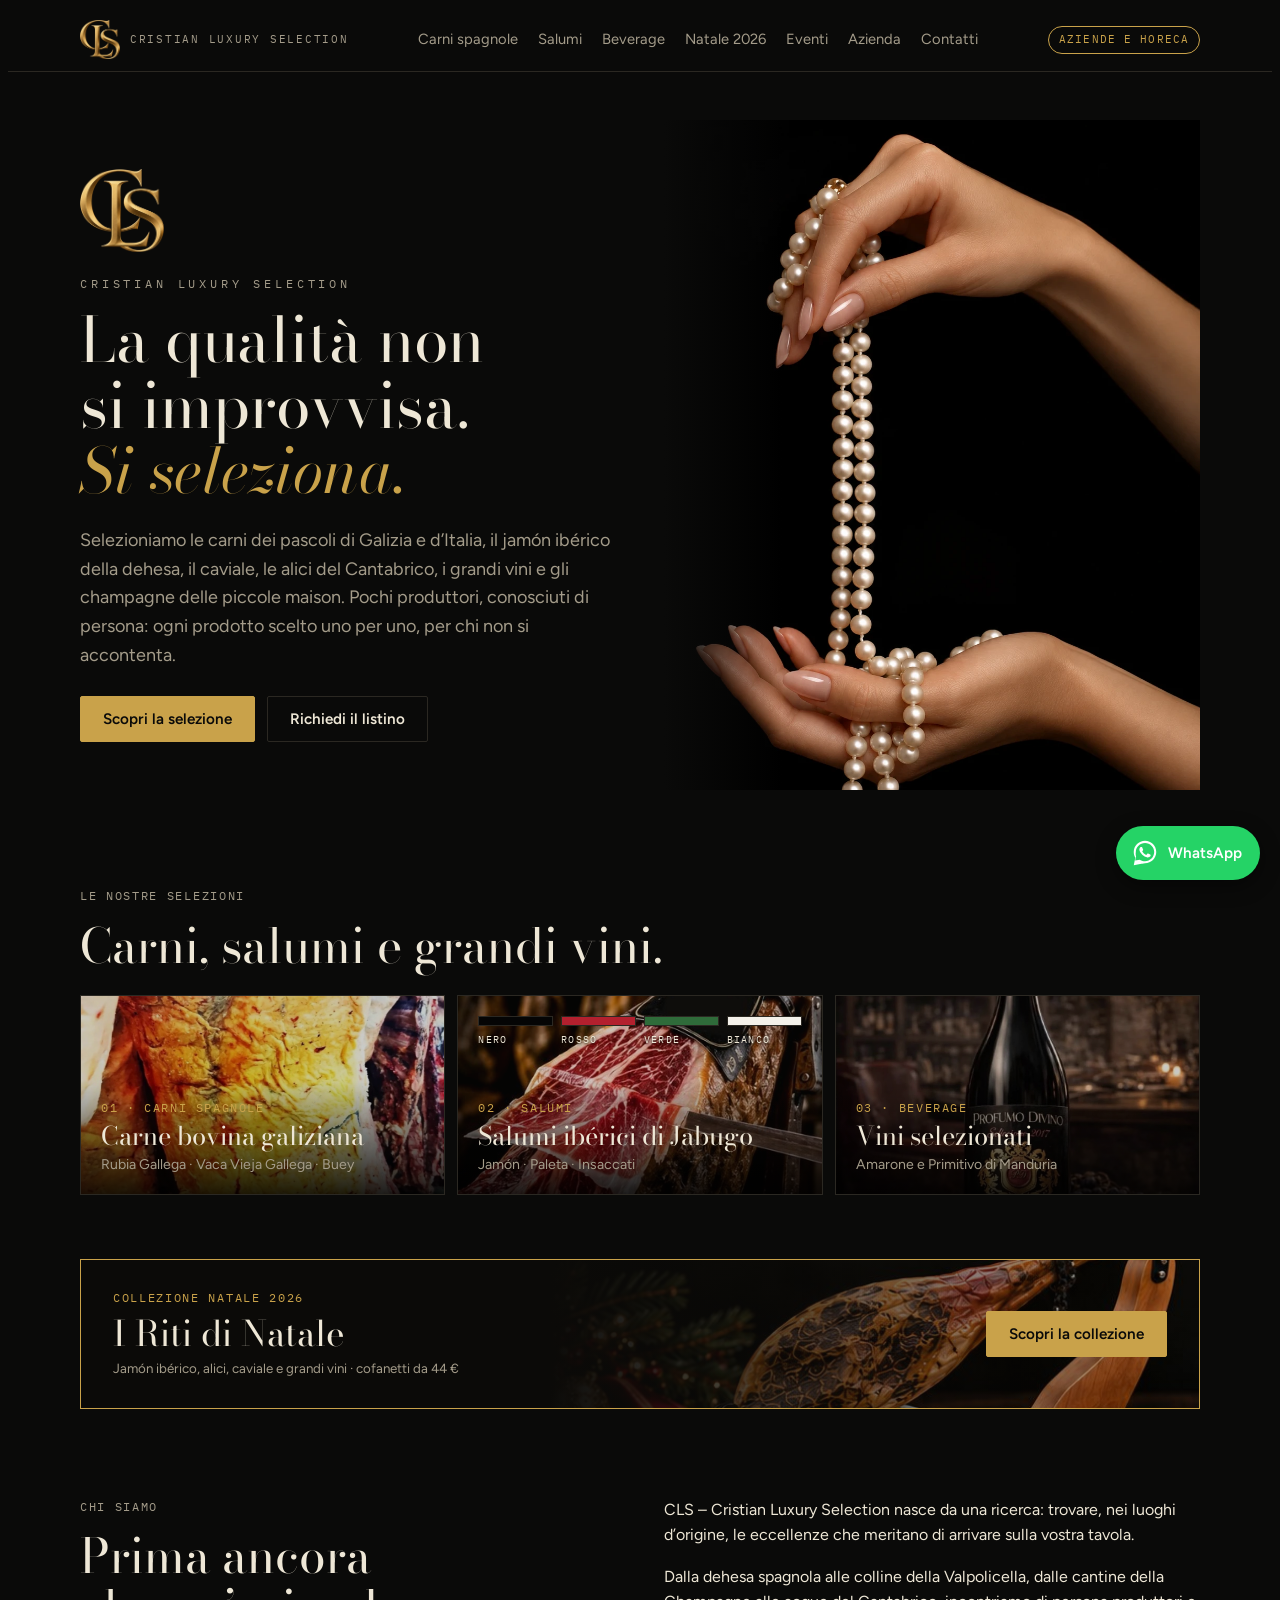
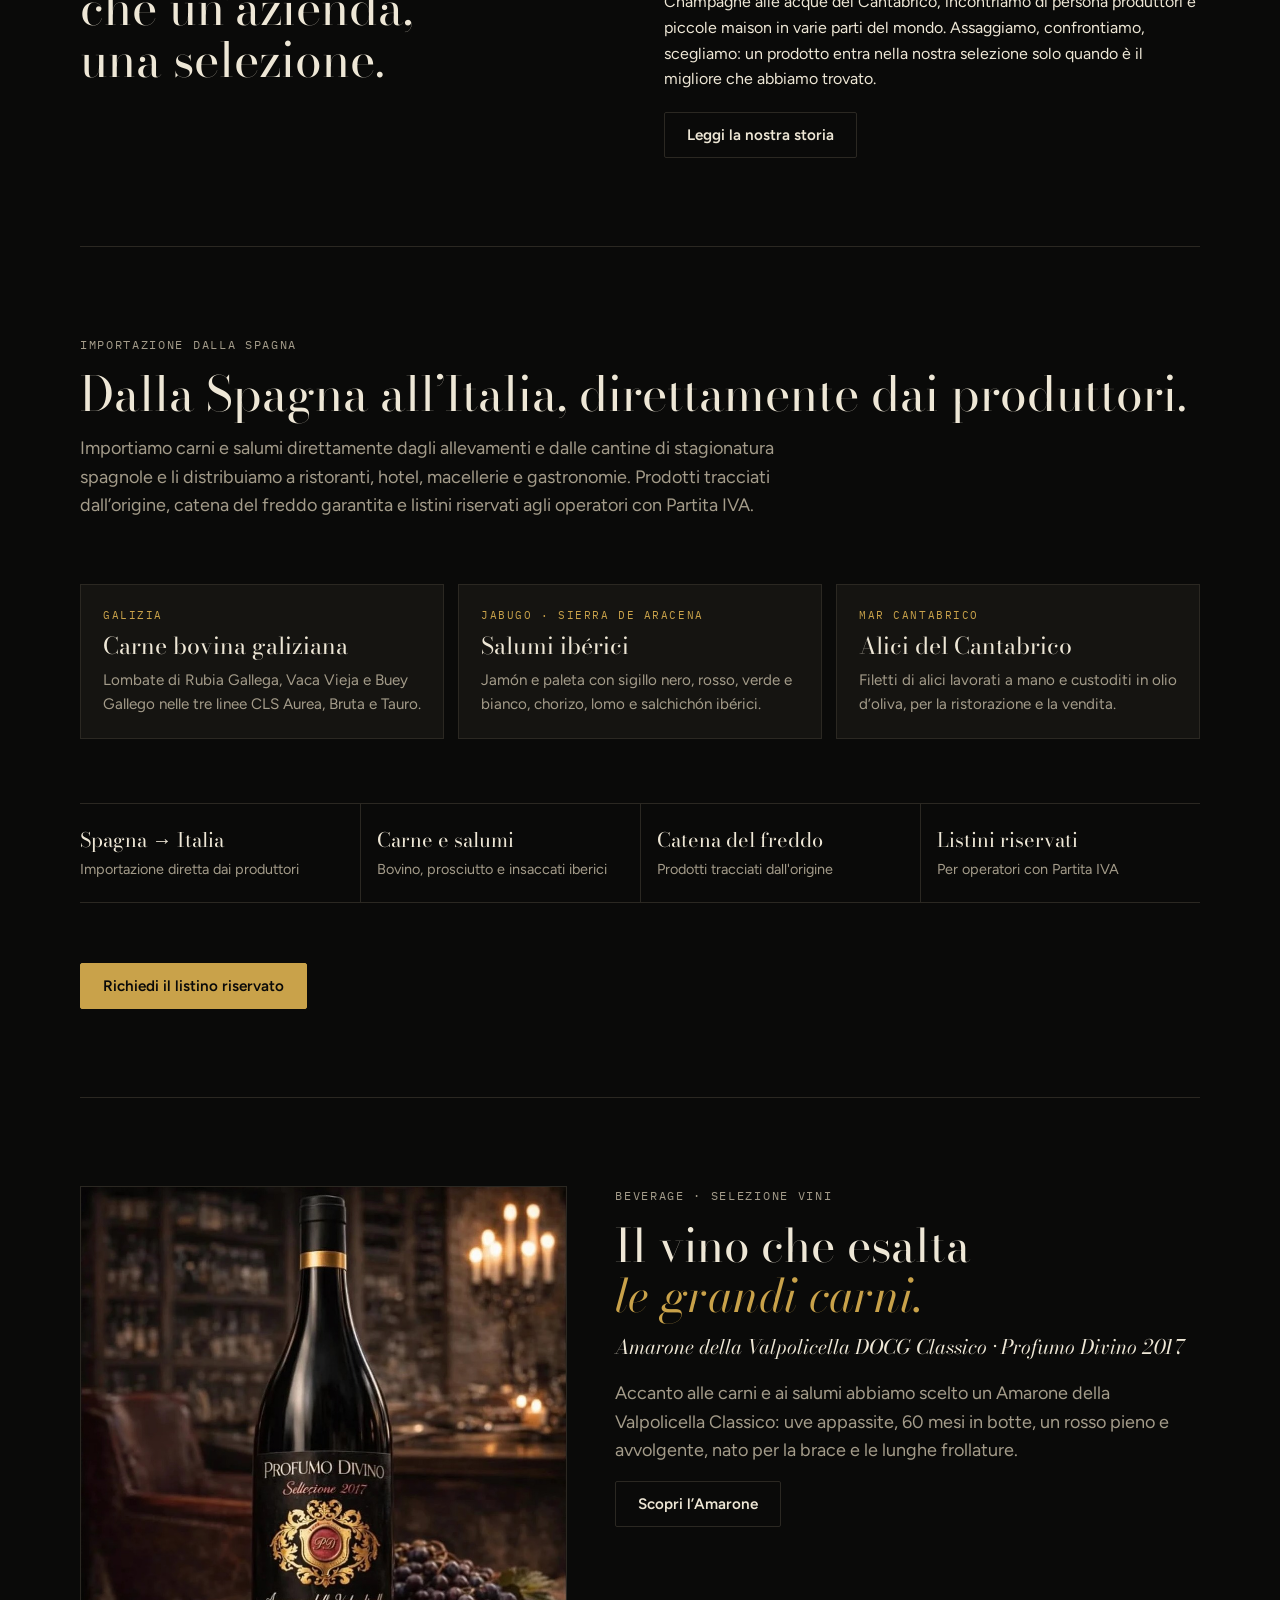
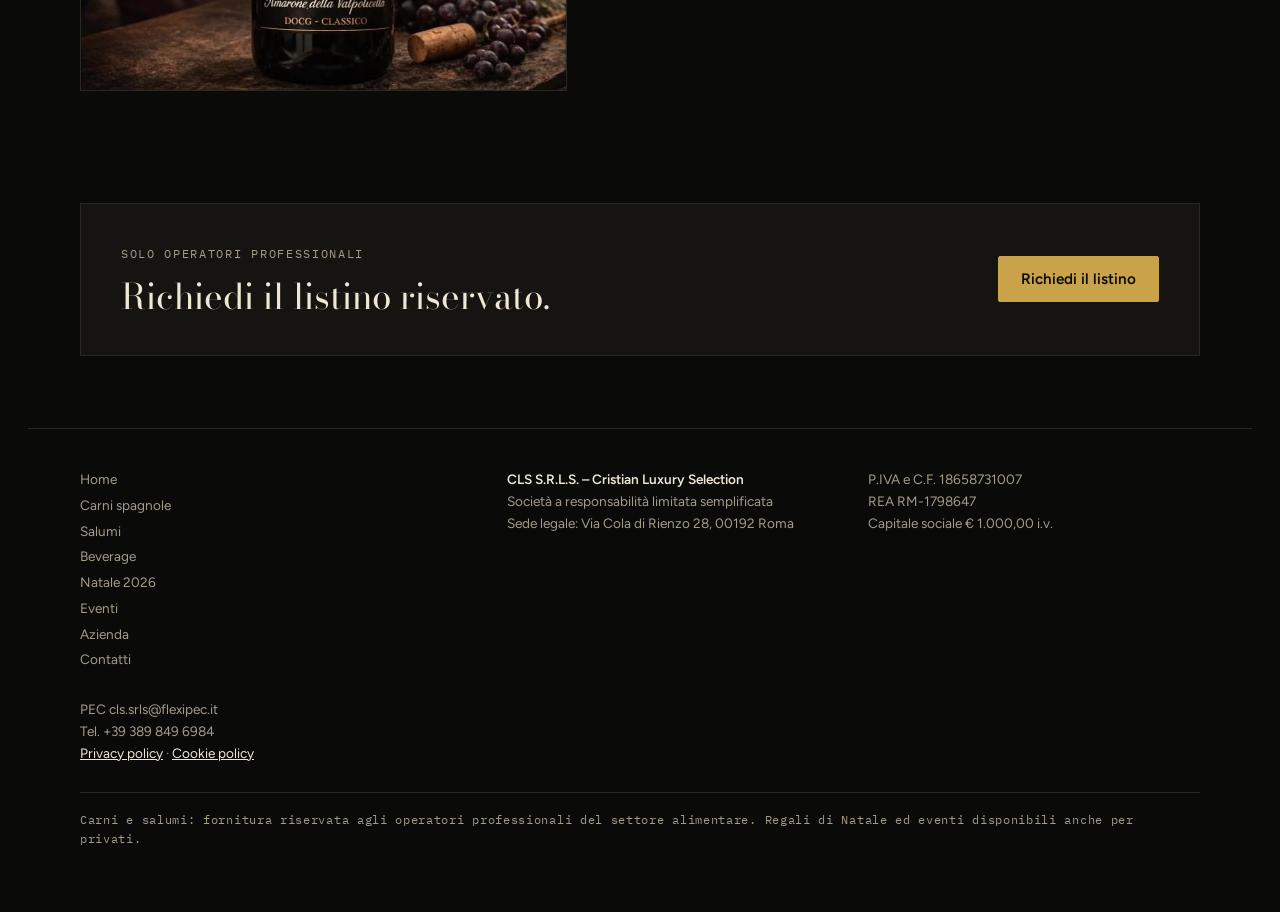
<file: index.html>
<!doctype html>
<html lang="it">
<head>
<meta charset="utf-8">
<meta name="viewport" content="width=device-width,initial-scale=1,viewport-fit=cover">
<title>CLS Cristian Luxury Selection · Carne bovina spagnola, salumi ibéricos e vini</title>
<meta name="description" content="CLS importa e distribuisce a Roma carne bovina galiziana, salumi ibérici di Jabugo e vini selezionati per ristoranti, hotel, macellerie e gastronomie. Listini riservati alle aziende.">
<meta property="og:type" content="website">
<meta property="og:site_name" content="CLS Cristian Luxury Selection">
<meta property="og:locale" content="it_IT">
<meta property="og:title" content="CLS Cristian Luxury Selection · Carne bovina spagnola, salumi ibéricos e vini">
<meta property="og:description" content="CLS importa e distribuisce a Roma carne bovina galiziana, salumi ibérici di Jabugo e vini selezionati per ristoranti, hotel, macellerie e gastronomie. Listini riservati alle aziende.">
<link rel="canonical" href="https://www.cristianluxuryselection.com/">
<meta property="og:url" content="https://www.cristianluxuryselection.com/">
<meta property="og:image" content="https://www.cristianluxuryselection.com/og-image.jpg">
<meta name="twitter:card" content="summary_large_image">
<meta name="theme-color" content="#0A0A09">
<link rel="preconnect" href="https://fonts.googleapis.com">
<link rel="preconnect" href="https://fonts.gstatic.com" crossorigin>
<link rel="stylesheet" href="https://fonts.googleapis.com/css2?family=Cormorant+Garamond:ital,wght@0,400;0,500;1,400&family=Bodoni+Moda:ital,opsz,wght@0,6..96,400;0,6..96,600;1,6..96,400&family=Figtree:wght@400;500;600&family=IBM+Plex+Mono:wght@400;500&display=swap">
<link rel="stylesheet" href="style.css">
<script type="application/ld+json">{"@context": "https://schema.org", "@type": "Organization", "name": "CLS S.R.L.S. – Cristian Luxury Selection", "alternateName": "CLS", "description": "Importazione e distribuzione per aziende di carne bovina spagnola, salumi ibérici e vini selezionati.", "email": "cristanexim@gmail.com", "telephone": "+39 389 849 6984", "vatID": "IT18658731007", "address": {"@type": "PostalAddress", "streetAddress": "Via Cola di Rienzo 28", "postalCode": "00192", "addressLocality": "Roma", "addressCountry": "IT"}}</script>
</head>
<body>
<header class="top">
  <div class="wrap">
    <a class="brand" href="index.html" aria-label="CLS Cristian Luxury Selection, home"><i class="logo" role="img" aria-label="Logo CLS" style="width:40px"></i><span>Cristian Luxury Selection</span></a>
    <nav class="menu" id="menu" aria-label="Sezioni">
      <a href="carni-spagnole.html">Carni spagnole</a><a href="salumi-iberici.html">Salumi</a><a href="beverage.html">Beverage</a><a href="natale.html">Natale 2026</a><a href="eventi.html">Eventi</a><a href="azienda.html">Azienda</a><a href="contatti.html">Contatti</a>
    </nav>
    <span class="pill">Aziende e Horeca</span>
    <button class="menu-btn" type="button" aria-expanded="false" aria-controls="menu" aria-label="Apri il menu"><span></span><span></span><span></span></button>
  </div>
</header>
<script>(function(){var h=document.querySelector('header.top'),b=h.querySelector('.menu-btn');b.addEventListener('click',function(){var o=h.classList.toggle('open');b.setAttribute('aria-expanded',o);b.setAttribute('aria-label',o?'Chiudi il menu':'Apri il menu')});})();</script>

<main class="wrap">
  <section class="perle-hero">
    <div>
      <img class="logo-big" src="img/logo-cls-cristian-luxury-selection-0d63.png" alt="Logo CLS Cristian Luxury Selection" width="84" height="84">
      <p class="eyebrow">Cristian Luxury Selection</p>
      <h1>La qualità non si improvvisa. <em>Si seleziona.</em></h1>
      <p class="lead">Selezioniamo le carni dei pascoli di Galizia e d’Italia, il jamón ibérico della dehesa, il caviale, le alici del Cantabrico, i grandi vini e gli champagne delle piccole maison. Pochi produttori, conosciuti di persona: ogni prodotto scelto uno per uno, per chi non si accontenta.</p>
      <div class="cta-row" style="margin-top:26px"><a class="btn primary" href="#selezioni">Scopri la selezione</a><a class="btn ghost" href="contatti.html">Richiedi il listino</a></div>
    </div>
    <figure><img src="img/due-mani-eleganti-che-sostengono-un-filo-di-perle-su-fondo-n-10d2.webp" alt="Due mani eleganti che sostengono un filo di perle su fondo nero" width="1024" height="1536"></figure>
  </section>

  <section class="block selezioni" id="selezioni">
    <div class="head"><p class="eyebrow">Le nostre selezioni</p><h2>Carni, salumi e grandi vini.</h2></div>
    <div class="doors">
      <a class="door" href="carni-spagnole.html">
        <img src="img/decorativa-a6fd.jpg" alt="" aria-hidden="true">
        <span class="door-txt"><span class="num">01 · Carni spagnole</span><b>Carne bovina galiziana</b><small>Rubia Gallega · Vaca Vieja Gallega · Buey</small></span>
      </a>
      <a class="door door-salumi" href="salumi-iberici.html">
        <img src="img/decorativa-8f40.jpg" alt="" aria-hidden="true">
        <span class="seal-bars" aria-hidden="true"><i style="background:var(--lbl-black)"></i><i style="background:var(--lbl-red)"></i><i style="background:var(--lbl-green)"></i><i style="background:var(--lbl-white)"></i></span>
        <span class="seal-names" aria-hidden="true"><span>Nero</span><span>Rosso</span><span>Verde</span><span>Bianco</span></span>
        <span class="door-txt"><span class="num">02 · Salumi</span><b>Salumi ibérici di Jabugo</b><small>Jamón · Paleta · Insaccati</small></span>
      </a>
      <a class="door" href="beverage.html">
        <img src="img/decorativa-0f06.jpg" alt="" aria-hidden="true">
        <span class="door-txt"><span class="num">03 · Beverage</span><b>Vini selezionati</b><small>Amarone e Primitivo di Manduria</small></span>
      </a>
    </div>
  </section>


  <a class="xmas-band" href="natale.html">
    <img src="img/decorativa-16a7.jpg" alt="" aria-hidden="true">
    <span class="xmas-band-txt"><span class="eyebrow">Collezione Natale 2026</span><b>I Riti di Natale</b><small>Jamón ibérico, alici, caviale e grandi vini · cofanetti da 44 €</small></span>
    <span class="btn primary">Scopri la collezione</span>
  </a>

  <section class="block" id="chi-siamo">
    <div class="two">
      <div class="head">
        <p class="eyebrow">Chi siamo</p>
        <h2>Prima ancora che un’azienda, una selezione.</h2>
      </div>
      <div>
        <p>CLS – Cristian Luxury Selection nasce da una ricerca: trovare, nei luoghi d’origine, le eccellenze che meritano di arrivare sulla vostra tavola.</p>
        <p>Dalla dehesa spagnola alle colline della Valpolicella, dalle cantine della Champagne alle acque del Cantabrico, incontriamo di persona produttori e piccole maison in varie parti del mondo. Assaggiamo, confrontiamo, scegliamo: un prodotto entra nella nostra selezione solo quando è il migliore che abbiamo trovato.</p>
        <div class="cta-row" style="margin-top:20px"><a class="btn ghost" href="azienda.html">Leggi la nostra storia</a></div>
      </div>
    </div>
  </section>

  <section class="block" id="importazione">
    <div class="head">
      <p class="eyebrow">Importazione dalla Spagna</p>
      <h2>Dalla Spagna all’Italia, direttamente dai produttori.</h2>
      <p class="lead">Importiamo carni e salumi direttamente dagli allevamenti e dalle cantine di stagionatura spagnole e li distribuiamo a ristoranti, hotel, macellerie e gastronomie. Prodotti tracciati dall’origine, catena del freddo garantita e listini riservati agli operatori con Partita IVA.</p>
    </div>
    <div class="import-grid">
      <a href="carni-spagnole.html"><small>Galizia</small><b>Carne bovina galiziana</b><span>Lombate di Rubia Gallega, Vaca Vieja e Buey Gallego nelle tre linee CLS Aurea, Bruta e Tauro.</span></a>
      <a href="salumi-iberici.html"><small>Jabugo · Sierra de Aracena</small><b>Salumi ibérici</b><span>Jamón e paleta con sigillo nero, rosso, verde e bianco, chorizo, lomo e salchichón ibérici.</span></a>
      <a href="contatti.html"><small>Mar Cantabrico</small><b>Alici del Cantabrico</b><span>Filetti di alici lavorati a mano e custoditi in olio d’oliva, per la ristorazione e la vendita.</span></a>
    </div>
  <div class="facts" data-v="3">
    <div><strong>Spagna → Italia</strong><span>Importazione diretta dai produttori</span></div>
    <div><strong>Carne e salumi</strong><span>Bovino, prosciutto e insaccati iberici</span></div>
    <div><strong>Catena del freddo</strong><span>Prodotti tracciati dall'origine</span></div>
    <div><strong>Listini riservati</strong><span>Per operatori con Partita IVA</span></div>
  </div>
    <div class="cta-row" style="margin-top:24px"><a class="btn primary" href="contatti.html">Richiedi il listino riservato</a></div>
  </section>


  <section class="block" id="beverage-home">
    <div class="wine wine-home">
      <figure class="wine-img"><img src="img/decorativa-0f06.jpg" alt="Bottiglia di Amarone della Valpolicella Profumo Divino Selezione 2017 in cantina" width="967" height="1002" loading="lazy"></figure>
      <div class="wine-body">
        <p class="eyebrow">Beverage · Selezione vini</p>
        <h2>Il vino che esalta <em>le grandi carni.</em></h2>
        <p class="wine-sub">Amarone della Valpolicella DOCG Classico · Profumo Divino 2017</p>
        <p class="lead">Accanto alle carni e ai salumi abbiamo scelto un Amarone della Valpolicella Classico: uve appassite, 60 mesi in botte, un rosso pieno e avvolgente, nato per la brace e le lunghe frollature.</p>
        <div class="cta-row"><a class="btn ghost" href="beverage.html">Scopri l’Amarone</a></div>
      </div>
    </div>
  </section>
  <div class="cta-band">
    <div class="head"><p class="eyebrow">Solo operatori professionali</p><h2>Richiedi il listino riservato.</h2></div>
    <a class="btn primary" href="contatti.html">Richiedi il listino</a>
  </div>
</main>

<footer>
  <div class="wrap">
    <nav aria-label="Pagine del sito"><a href="index.html">Home</a><a href="carni-spagnole.html">Carni spagnole</a><a href="salumi-iberici.html">Salumi</a><a href="beverage.html">Beverage</a><a href="natale.html">Natale 2026</a><a href="eventi.html">Eventi</a><a href="azienda.html">Azienda</a><a href="contatti.html">Contatti</a></nav>
    <div>
      <p><strong>CLS S.R.L.S. – Cristian Luxury Selection</strong><br>Società a responsabilità limitata semplificata<br>Sede legale: Via Cola di Rienzo 28, 00192 Roma</p>
    </div>
    <div>
      <p>P.IVA e C.F. 18658731007<br>REA RM-1798647<br>Capitale sociale € 1.000,00 i.v.</p>
    </div>
    <div>
      <p>PEC cls.srls@flexipec.it<br>Tel. +39 389 849 6984<br><a href="privacy-policy.html">Privacy policy</a> · <a href="cookie-policy.html">Cookie policy</a></p>
    </div>
    <p class="b2b">Carni e salumi: fornitura riservata agli operatori professionali del settore alimentare. Regali di Natale ed eventi disponibili anche per privati.</p>
  </div>
</footer>
<a class="wa-float" href="https://wa.me/393898496984?text=Buongiorno%2C%20vorrei%20informazioni%20sui%20prodotti%20CLS." target="_blank" rel="noopener" aria-label="Scrivici su WhatsApp"><svg viewBox="0 0 32 32" width="30" height="30" aria-hidden="true"><path fill="#fff" d="M16.04 3C9.4 3 4 8.38 4 15c0 2.12.56 4.18 1.62 6L4 29l8.2-1.6A12.1 12.1 0 0 0 16.04 27C22.68 27 28 21.62 28 15S22.68 3 16.04 3zm0 21.8c-1.86 0-3.68-.5-5.27-1.45l-.38-.22-4.86.95.98-4.72-.25-.4A9.7 9.7 0 0 1 6.2 15c0-5.4 4.42-9.8 9.84-9.8 5.4 0 9.76 4.4 9.76 9.8s-4.36 9.8-9.76 9.8zm5.4-7.33c-.3-.15-1.75-.86-2.02-.96-.27-.1-.47-.15-.67.15-.2.3-.77.96-.94 1.16-.17.2-.35.22-.64.07-.3-.15-1.25-.46-2.38-1.47-.88-.78-1.47-1.75-1.64-2.05-.17-.3-.02-.46.13-.6.13-.14.3-.35.44-.52.15-.18.2-.3.3-.5.1-.2.05-.37-.03-.52-.07-.15-.67-1.6-.92-2.2-.24-.57-.48-.5-.67-.5h-.57c-.2 0-.52.08-.79.37-.27.3-1.04 1.01-1.04 2.47 0 1.45 1.06 2.86 1.21 3.06.15.2 2.09 3.18 5.06 4.46.71.3 1.26.49 1.69.62.71.23 1.36.2 1.87.12.57-.09 1.75-.71 2-1.4.25-.69.25-1.28.17-1.4-.07-.13-.27-.2-.57-.35z"/></svg><span>WhatsApp</span></a>
</body>
</html>
</file>
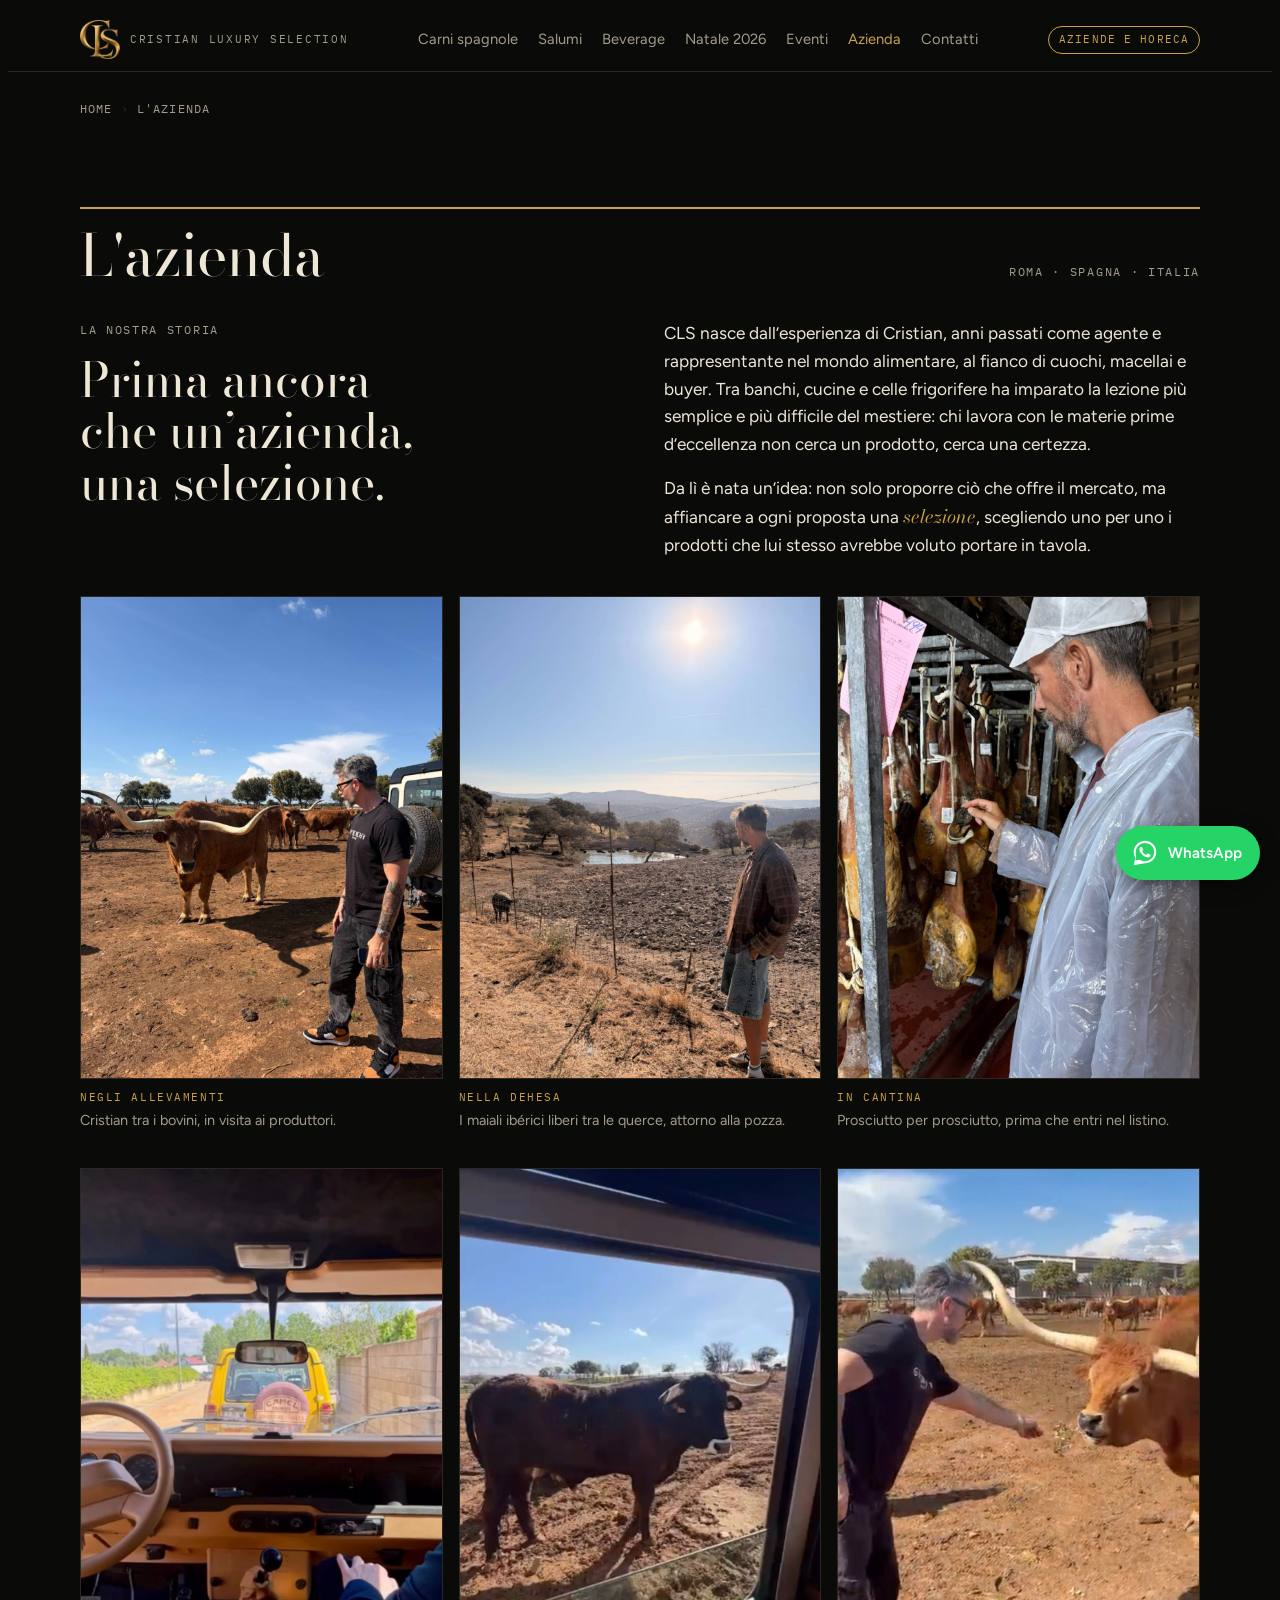
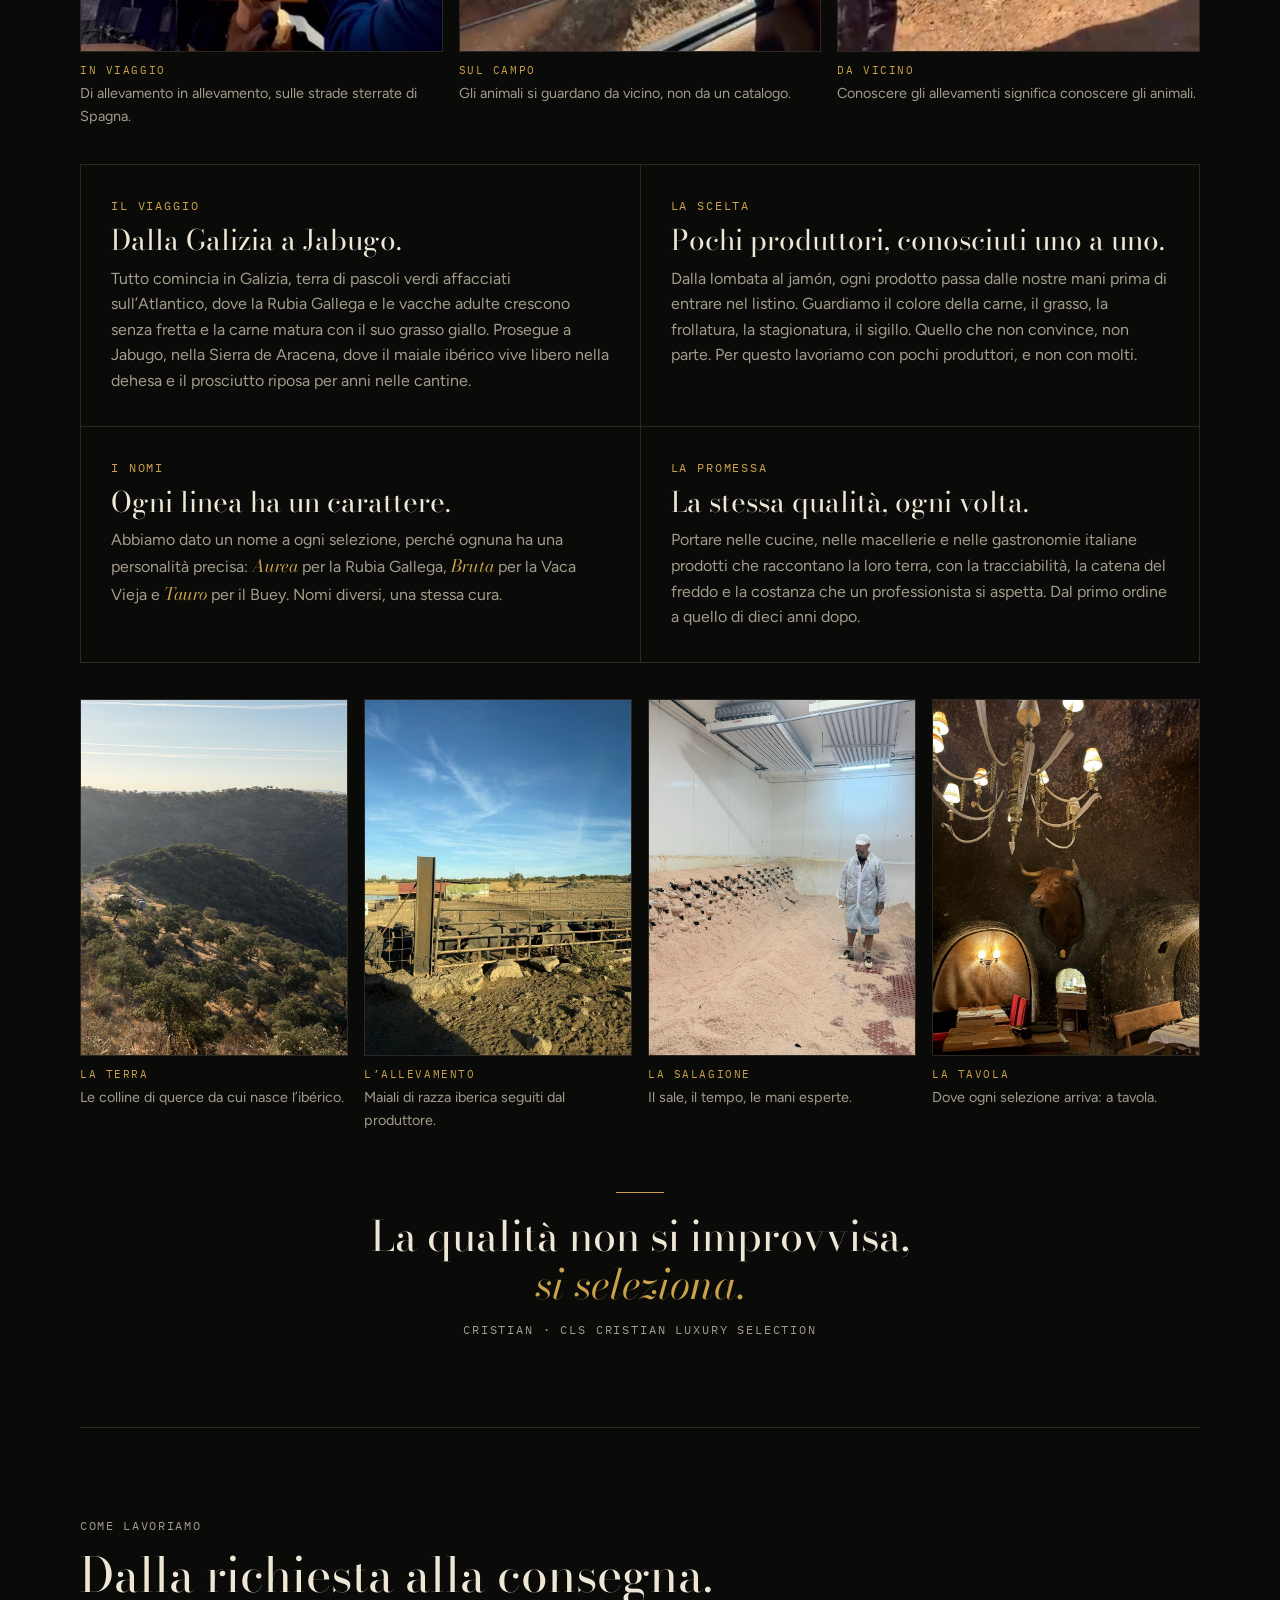
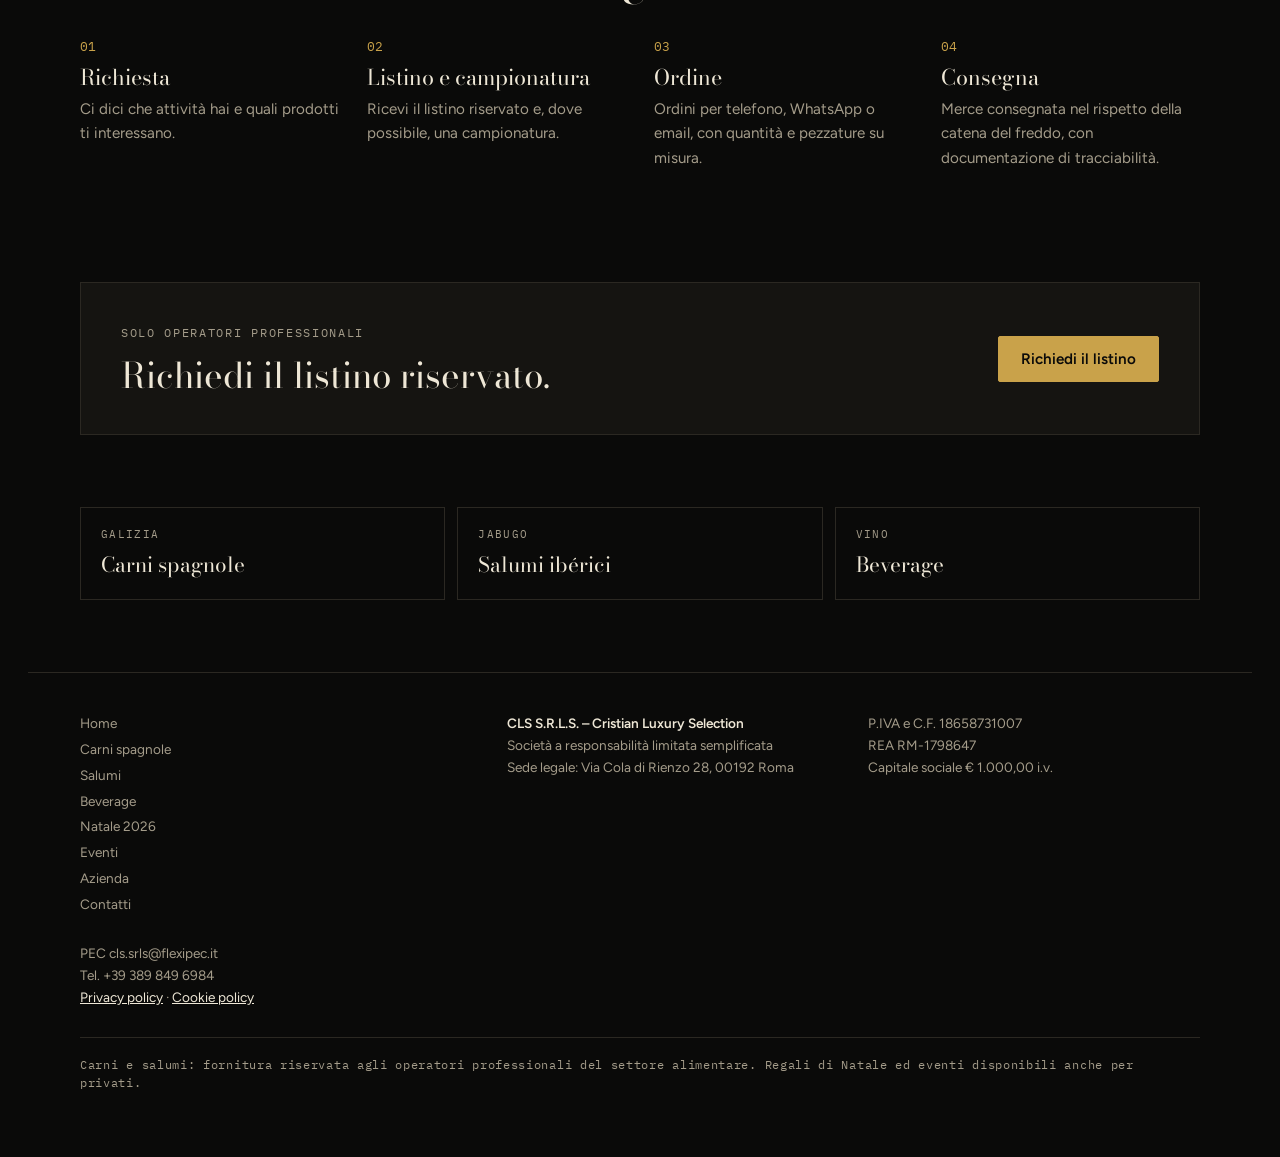
<file: azienda.html>
<!doctype html>
<html lang="it">
<head>
<meta charset="utf-8">
<meta name="viewport" content="width=device-width,initial-scale=1,viewport-fit=cover">
<title>L&#x27;azienda e come lavoriamo · CLS Cristian Luxury Selection</title>
<meta name="description" content="La storia di CLS: dalla Galizia a Jabugo, come Cristian seleziona uno a uno carni e salumi ibérici, e come gestiamo richiesta, listino, ordine e consegna nel rispetto della catena del freddo.">
<meta property="og:type" content="website">
<meta property="og:site_name" content="CLS Cristian Luxury Selection">
<meta property="og:locale" content="it_IT">
<meta property="og:title" content="L&#x27;azienda e come lavoriamo · CLS Cristian Luxury Selection">
<meta property="og:description" content="La storia di CLS: dalla Galizia a Jabugo, come Cristian seleziona uno a uno carni e salumi ibérici, e come gestiamo richiesta, listino, ordine e consegna nel rispetto della catena del freddo.">
<link rel="canonical" href="https://www.cristianluxuryselection.com/azienda.html">
<meta property="og:url" content="https://www.cristianluxuryselection.com/azienda.html">
<meta property="og:image" content="https://www.cristianluxuryselection.com/og-image.jpg">
<meta name="twitter:card" content="summary_large_image">
<meta name="theme-color" content="#0A0A09">
<link rel="preconnect" href="https://fonts.googleapis.com">
<link rel="preconnect" href="https://fonts.gstatic.com" crossorigin>
<link rel="stylesheet" href="https://fonts.googleapis.com/css2?family=Cormorant+Garamond:ital,wght@0,400;0,500;1,400&family=Bodoni+Moda:ital,opsz,wght@0,6..96,400;0,6..96,600;1,6..96,400&family=Figtree:wght@400;500;600&family=IBM+Plex+Mono:wght@400;500&display=swap">
<link rel="stylesheet" href="style.css">
<script type="application/ld+json">{"@context": "https://schema.org", "@type": "BreadcrumbList", "itemListElement": [{"@type": "ListItem", "position": 1, "name": "Home", "item": "https://www.cristianluxuryselection.com/"}, {"@type": "ListItem", "position": 2, "name": "Azienda", "item": "https://www.cristianluxuryselection.com/azienda.html"}]}</script>
</head>
<body>
<header class="top">
  <div class="wrap">
    <a class="brand" href="index.html" aria-label="CLS Cristian Luxury Selection, home"><i class="logo" role="img" aria-label="Logo CLS" style="width:40px"></i><span>Cristian Luxury Selection</span></a>
    <nav class="menu" id="menu" aria-label="Sezioni">
      <a href="carni-spagnole.html">Carni spagnole</a><a href="salumi-iberici.html">Salumi</a><a href="beverage.html">Beverage</a><a href="natale.html">Natale 2026</a><a href="eventi.html">Eventi</a><a href="azienda.html" aria-current="page">Azienda</a><a href="contatti.html">Contatti</a>
    </nav>
    <span class="pill">Aziende e Horeca</span>
    <button class="menu-btn" type="button" aria-expanded="false" aria-controls="menu" aria-label="Apri il menu"><span></span><span></span><span></span></button>
  </div>
</header>
<script>(function(){var h=document.querySelector('header.top'),b=h.querySelector('.menu-btn');b.addEventListener('click',function(){var o=h.classList.toggle('open');b.setAttribute('aria-expanded',o);b.setAttribute('aria-label',o?'Chiudi il menu':'Apri il menu')});})();</script>

<main class="wrap">
  <nav class="crumbs" aria-label="Percorso"><a href="index.html">Home</a><span>›</span>L'azienda</nav>
  <section class="block" id="azienda">
    <div class="chapter"><h1 class="t">L'azienda</h1><span class="s">Roma · Spagna · Italia</span></div>
    <div class="two">
      <div class="head">
        <p class="eyebrow">La nostra storia</p>
        <h2>Prima ancora che un’azienda, una selezione.</h2>
      </div>
      <div class="story-intro">
        <p>CLS nasce dall’esperienza di Cristian, anni passati come agente e rappresentante nel mondo alimentare, al fianco di cuochi, macellai e buyer. Tra banchi, cucine e celle frigorifere ha imparato la lezione più semplice e più difficile del mestiere: chi lavora con le materie prime d’eccellenza non cerca un prodotto, cerca una certezza.</p>
        <p>Da lì è nata un’idea: non solo proporre ciò che offre il mercato, ma affiancare a ogni proposta una <em>selezione</em>, scegliendo uno per uno i prodotti che lui stesso avrebbe voluto portare in tavola.</p>
      </div>
    </div>

    <div class="story-photos">
      <figure><img src="img/cristian-in-visita-a-un-allevamento-di-bovini-dalle-lunghe-c-2088.jpg" alt="Cristian in visita a un allevamento di bovini dalle lunghe corna" loading="lazy"><figcaption><b>Negli allevamenti</b>Cristian tra i bovini, in visita ai produttori.</figcaption></figure>
      <figure><img src="img/cristian-osserva-i-maiali-iberici-al-pascolo-nella-dehesa-4d0c.jpg" alt="Cristian osserva i maiali ibérici al pascolo nella dehesa" loading="lazy"><figcaption><b>Nella dehesa</b>I maiali ibérici liberi tra le querce, attorno alla pozza.</figcaption></figure>
      <figure><img src="img/cristian-controlla-i-prosciutti-iberici-in-stagionatura-2653.jpg" alt="Cristian controlla i prosciutti ibérici in stagionatura" loading="lazy"><figcaption><b>In cantina</b>Prosciutto per prosciutto, prima che entri nel listino.</figcaption></figure>
    </div>

    <div class="story-photos">
      <figure><img src="img/in-fuoristrada-sulle-strade-sterrate-verso-gli-allevamenti-b17e.jpg" alt="In fuoristrada sulle strade sterrate verso gli allevamenti" loading="lazy"><figcaption><b>In viaggio</b>Di allevamento in allevamento, sulle strade sterrate di Spagna.</figcaption></figure>
      <figure><img src="img/un-toro-visto-dal-finestrino-del-fuoristrada-durante-una-vis-6dbc.jpg" alt="Un toro visto dal finestrino del fuoristrada durante una visita" loading="lazy"><figcaption><b>Sul campo</b>Gli animali si guardano da vicino, non da un catalogo.</figcaption></figure>
      <figure><img src="img/cristian-porge-del-cibo-a-un-bovino-dalle-lunghe-corna-1fb8.jpg" alt="Cristian porge del cibo a un bovino dalle lunghe corna" loading="lazy"><figcaption><b>Da vicino</b>Conoscere gli allevamenti significa conoscere gli animali.</figcaption></figure>
    </div>

    <div class="story">
      <article>
        <span class="k">Il viaggio</span>
        <h3>Dalla Galizia a Jabugo.</h3>
        <p>Tutto comincia in Galizia, terra di pascoli verdi affacciati sull’Atlantico, dove la Rubia Gallega e le vacche adulte crescono senza fretta e la carne matura con il suo grasso giallo. Prosegue a Jabugo, nella Sierra de Aracena, dove il maiale ibérico vive libero nella dehesa e il prosciutto riposa per anni nelle cantine.</p>
      </article>
      <article>
        <span class="k">La scelta</span>
        <h3>Pochi produttori, conosciuti uno a uno.</h3>
        <p>Dalla lombata al jamón, ogni prodotto passa dalle nostre mani prima di entrare nel listino. Guardiamo il colore della carne, il grasso, la frollatura, la stagionatura, il sigillo. Quello che non convince, non parte. Per questo lavoriamo con pochi produttori, e non con molti.</p>
      </article>
      <article>
        <span class="k">I nomi</span>
        <h3>Ogni linea ha un carattere.</h3>
        <p>Abbiamo dato un nome a ogni selezione, perché ognuna ha una personalità precisa: <em>Aurea</em> per la Rubia Gallega, <em>Bruta</em> per la Vaca Vieja e <em>Tauro</em> per il Buey. Nomi diversi, una stessa cura.</p>
      </article>
      <article>
        <span class="k">La promessa</span>
        <h3>La stessa qualità, ogni volta.</h3>
        <p>Portare nelle cucine, nelle macellerie e nelle gastronomie italiane prodotti che raccontano la loro terra, con la tracciabilità, la catena del freddo e la costanza che un professionista si aspetta. Dal primo ordine a quello di dieci anni dopo.</p>
      </article>
    </div>

    <div class="story-photos story-photos-4">
      <figure><img src="img/colline-coperte-di-querce-nella-dehesa-spagnola-dd8e.jpg" alt="Colline coperte di querce nella dehesa spagnola" loading="lazy"><figcaption><b>La terra</b>Le colline di querce da cui nasce l’ibérico.</figcaption></figure>
      <figure><img src="img/maiali-di-razza-iberica-in-allevamento-7e8a.jpg" alt="Maiali di razza iberica in allevamento" loading="lazy"><figcaption><b>L’allevamento</b>Maiali di razza iberica seguiti dal produttore.</figcaption></figure>
      <figure><img src="img/prosciutti-iberici-sotto-sale-durante-la-salagione-f43b.jpg" alt="Prosciutti ibérici sotto sale durante la salagione" loading="lazy"><figcaption><b>La salagione</b>Il sale, il tempo, le mani esperte.</figcaption></figure>
      <figure><img src="img/sala-di-ristorante-tradizionale-spagnolo-scavata-nella-rocci-a79a.jpg" alt="Sala di ristorante tradizionale spagnolo scavata nella roccia" loading="lazy"><figcaption><b>La tavola</b>Dove ogni selezione arriva: a tavola.</figcaption></figure>
    </div>

    <figure class="story-quote">
      <blockquote>La qualità non si improvvisa, <em>si seleziona.</em></blockquote>
      <figcaption>Cristian · CLS Cristian Luxury Selection</figcaption>
    </figure>
  </section>
  <section class="block" id="come-lavoriamo">
    <div class="head">
      <p class="eyebrow">Come lavoriamo</p>
      <h2>Dalla richiesta alla consegna.</h2>
    </div>
    <div class="steps">
      <div><h3>Richiesta</h3><p>Ci dici che attività hai e quali prodotti ti interessano.</p></div>
      <div><h3>Listino e campionatura</h3><p>Ricevi il listino riservato e, dove possibile, una campionatura.</p></div>
      <div><h3>Ordine</h3><p>Ordini per telefono, WhatsApp o email, con quantità e pezzature su misura.</p></div>
      <div><h3>Consegna</h3><p>Merce consegnata nel rispetto della catena del freddo, con documentazione di tracciabilità.</p></div>
    </div>
  </section>
  <div class="cta-band">
    <div class="head"><p class="eyebrow">Solo operatori professionali</p><h2>Richiedi il listino riservato.</h2></div>
    <a class="btn primary" href="contatti.html">Richiedi il listino</a>
  </div>
  <nav class="next-pages" aria-label="Altre pagine"><a href="carni-spagnole.html"><small>Galizia</small><b>Carni spagnole</b></a><a href="salumi-iberici.html"><small>Jabugo</small><b>Salumi ibérici</b></a><a href="beverage.html"><small>Vino</small><b>Beverage</b></a></nav>
</main>

<footer>
  <div class="wrap">
    <nav aria-label="Pagine del sito"><a href="index.html">Home</a><a href="carni-spagnole.html">Carni spagnole</a><a href="salumi-iberici.html">Salumi</a><a href="beverage.html">Beverage</a><a href="natale.html">Natale 2026</a><a href="eventi.html">Eventi</a><a href="azienda.html">Azienda</a><a href="contatti.html">Contatti</a></nav>
    <div>
      <p><strong>CLS S.R.L.S. – Cristian Luxury Selection</strong><br>Società a responsabilità limitata semplificata<br>Sede legale: Via Cola di Rienzo 28, 00192 Roma</p>
    </div>
    <div>
      <p>P.IVA e C.F. 18658731007<br>REA RM-1798647<br>Capitale sociale € 1.000,00 i.v.</p>
    </div>
    <div>
      <p>PEC cls.srls@flexipec.it<br>Tel. +39 389 849 6984<br><a href="privacy-policy.html">Privacy policy</a> · <a href="cookie-policy.html">Cookie policy</a></p>
    </div>
    <p class="b2b">Carni e salumi: fornitura riservata agli operatori professionali del settore alimentare. Regali di Natale ed eventi disponibili anche per privati.</p>
  </div>
</footer>
<a class="wa-float" href="https://wa.me/393898496984?text=Buongiorno%2C%20vorrei%20informazioni%20sui%20prodotti%20CLS." target="_blank" rel="noopener" aria-label="Scrivici su WhatsApp"><svg viewBox="0 0 32 32" width="30" height="30" aria-hidden="true"><path fill="#fff" d="M16.04 3C9.4 3 4 8.38 4 15c0 2.12.56 4.18 1.62 6L4 29l8.2-1.6A12.1 12.1 0 0 0 16.04 27C22.68 27 28 21.62 28 15S22.68 3 16.04 3zm0 21.8c-1.86 0-3.68-.5-5.27-1.45l-.38-.22-4.86.95.98-4.72-.25-.4A9.7 9.7 0 0 1 6.2 15c0-5.4 4.42-9.8 9.84-9.8 5.4 0 9.76 4.4 9.76 9.8s-4.36 9.8-9.76 9.8zm5.4-7.33c-.3-.15-1.75-.86-2.02-.96-.27-.1-.47-.15-.67.15-.2.3-.77.96-.94 1.16-.17.2-.35.22-.64.07-.3-.15-1.25-.46-2.38-1.47-.88-.78-1.47-1.75-1.64-2.05-.17-.3-.02-.46.13-.6.13-.14.3-.35.44-.52.15-.18.2-.3.3-.5.1-.2.05-.37-.03-.52-.07-.15-.67-1.6-.92-2.2-.24-.57-.48-.5-.67-.5h-.57c-.2 0-.52.08-.79.37-.27.3-1.04 1.01-1.04 2.47 0 1.45 1.06 2.86 1.21 3.06.15.2 2.09 3.18 5.06 4.46.71.3 1.26.49 1.69.62.71.23 1.36.2 1.87.12.57-.09 1.75-.71 2-1.4.25-.69.25-1.28.17-1.4-.07-.13-.27-.2-.57-.35z"/></svg><span>WhatsApp</span></a>
</body>
</html>
</file>
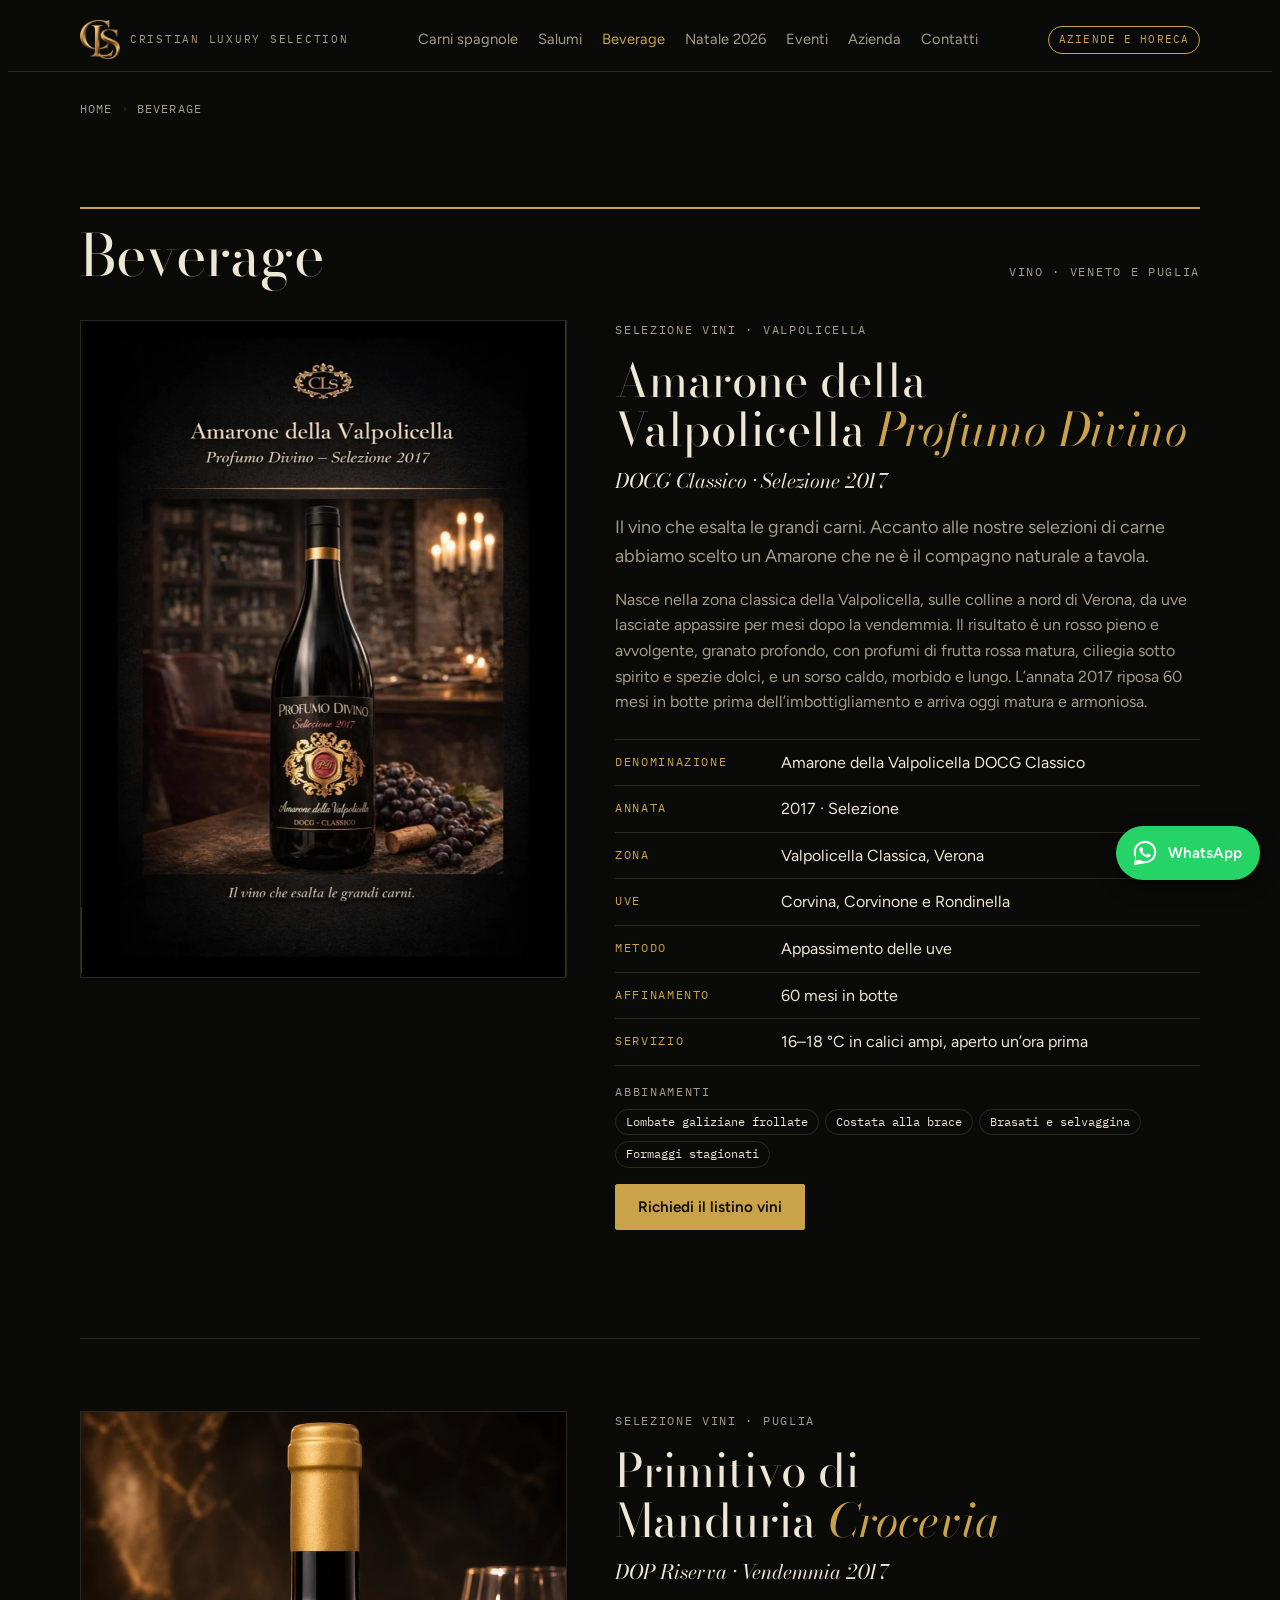
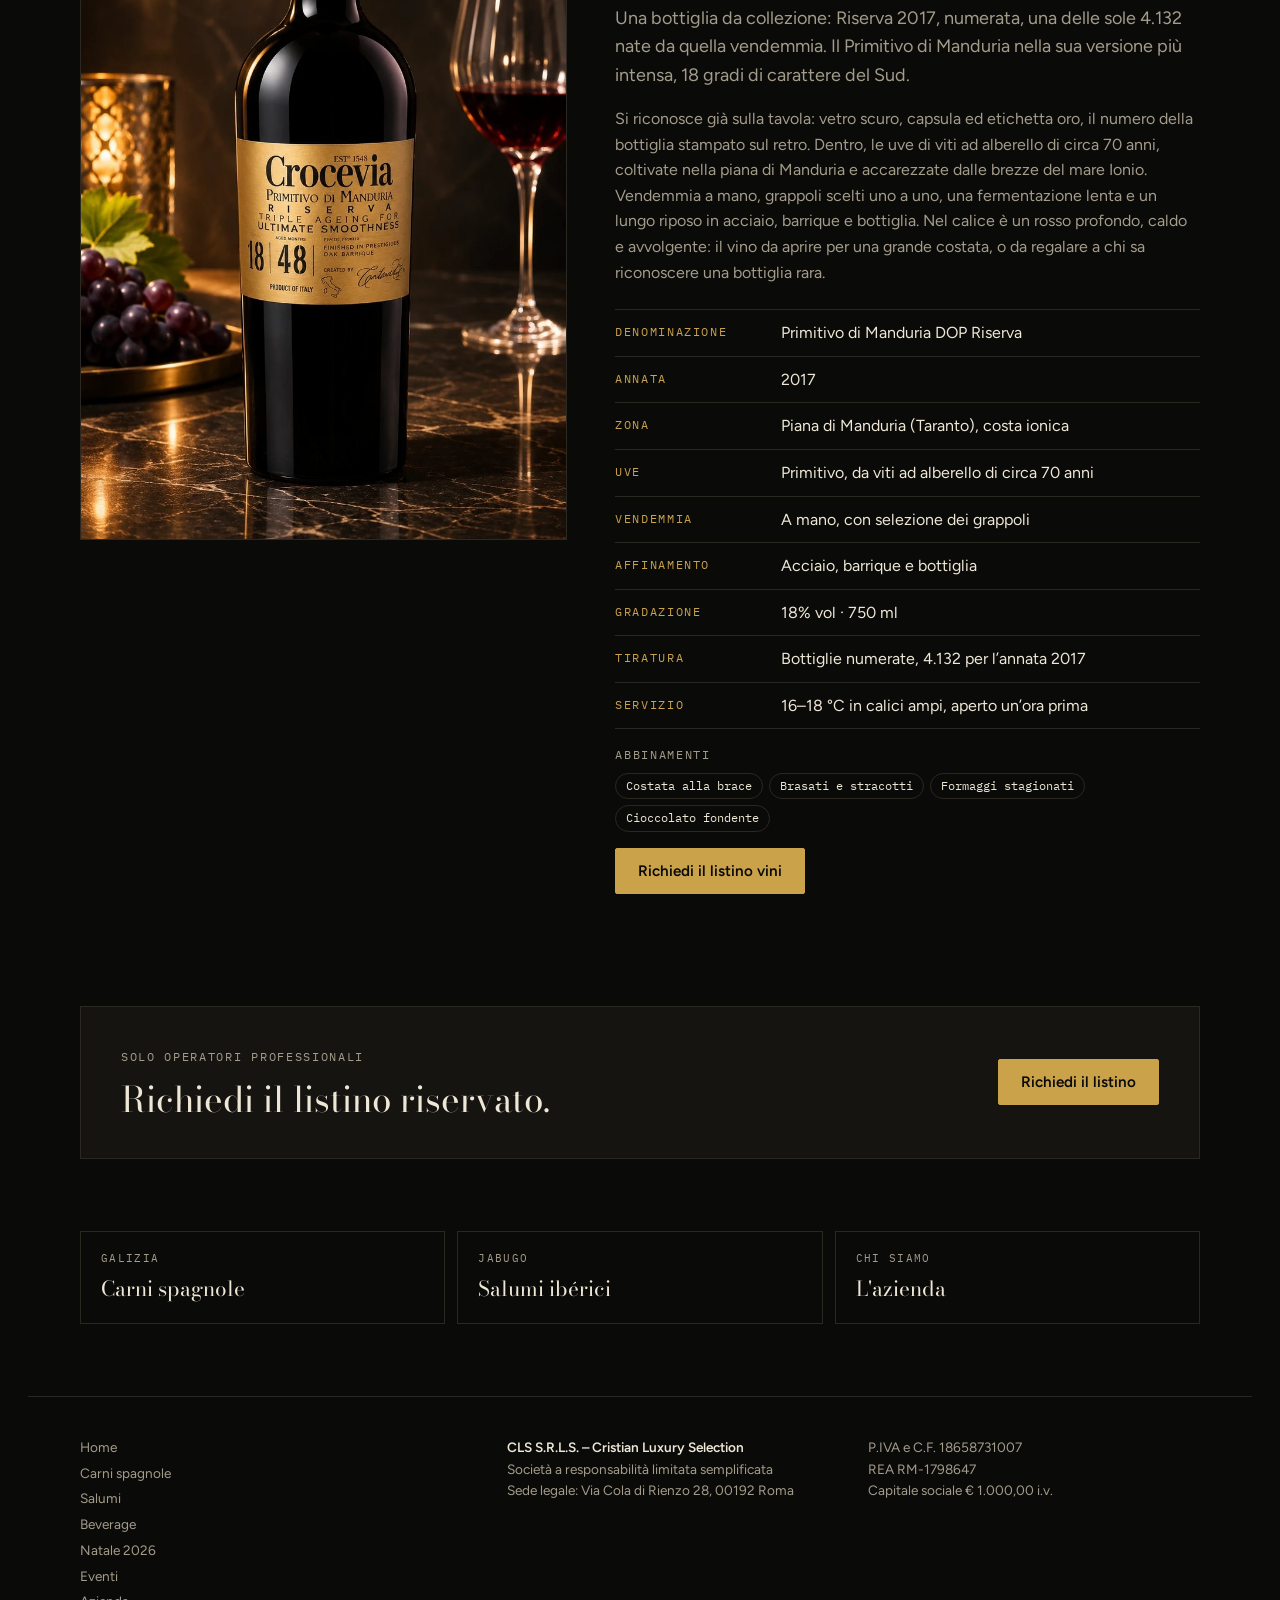
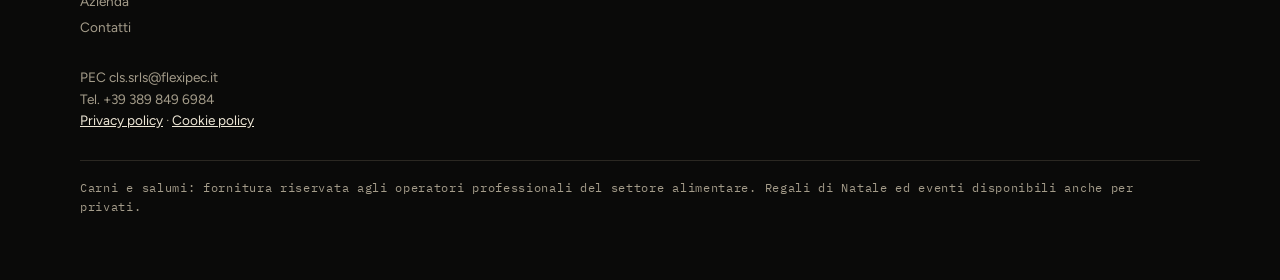
<file: beverage.html>
<!doctype html>
<html lang="it">
<head>
<meta charset="utf-8">
<meta name="viewport" content="width=device-width,initial-scale=1,viewport-fit=cover">
<title>Amarone Profumo Divino 2017 e Primitivo di Manduria Crocevia · CLS</title>
<meta name="description" content="I vini selezionati da CLS per le grandi carni: Amarone della Valpolicella DOCG Classico Profumo Divino 2017 e Primitivo di Manduria DOP Riserva Crocevia 2017. Schede, servizio e abbinamenti.">
<meta property="og:type" content="website">
<meta property="og:site_name" content="CLS Cristian Luxury Selection">
<meta property="og:locale" content="it_IT">
<meta property="og:title" content="Amarone Profumo Divino 2017 e Primitivo di Manduria Crocevia · CLS">
<meta property="og:description" content="I vini selezionati da CLS per le grandi carni: Amarone della Valpolicella DOCG Classico Profumo Divino 2017 e Primitivo di Manduria DOP Riserva Crocevia 2017. Schede, servizio e abbinamenti.">
<link rel="canonical" href="https://www.cristianluxuryselection.com/beverage.html">
<meta property="og:url" content="https://www.cristianluxuryselection.com/beverage.html">
<meta property="og:image" content="https://www.cristianluxuryselection.com/og-image.jpg">
<meta name="twitter:card" content="summary_large_image">
<meta name="theme-color" content="#0A0A09">
<link rel="preconnect" href="https://fonts.googleapis.com">
<link rel="preconnect" href="https://fonts.gstatic.com" crossorigin>
<link rel="stylesheet" href="https://fonts.googleapis.com/css2?family=Cormorant+Garamond:ital,wght@0,400;0,500;1,400&family=Bodoni+Moda:ital,opsz,wght@0,6..96,400;0,6..96,600;1,6..96,400&family=Figtree:wght@400;500;600&family=IBM+Plex+Mono:wght@400;500&display=swap">
<link rel="stylesheet" href="style.css">
<script type="application/ld+json">{"@context": "https://schema.org", "@type": "BreadcrumbList", "itemListElement": [{"@type": "ListItem", "position": 1, "name": "Home", "item": "https://www.cristianluxuryselection.com/"}, {"@type": "ListItem", "position": 2, "name": "Beverage", "item": "https://www.cristianluxuryselection.com/beverage.html"}]}</script>
</head>
<body>
<header class="top">
  <div class="wrap">
    <a class="brand" href="index.html" aria-label="CLS Cristian Luxury Selection, home"><i class="logo" role="img" aria-label="Logo CLS" style="width:40px"></i><span>Cristian Luxury Selection</span></a>
    <nav class="menu" id="menu" aria-label="Sezioni">
      <a href="carni-spagnole.html">Carni spagnole</a><a href="salumi-iberici.html">Salumi</a><a href="beverage.html" aria-current="page">Beverage</a><a href="natale.html">Natale 2026</a><a href="eventi.html">Eventi</a><a href="azienda.html">Azienda</a><a href="contatti.html">Contatti</a>
    </nav>
    <span class="pill">Aziende e Horeca</span>
    <button class="menu-btn" type="button" aria-expanded="false" aria-controls="menu" aria-label="Apri il menu"><span></span><span></span><span></span></button>
  </div>
</header>
<script>(function(){var h=document.querySelector('header.top'),b=h.querySelector('.menu-btn');b.addEventListener('click',function(){var o=h.classList.toggle('open');b.setAttribute('aria-expanded',o);b.setAttribute('aria-label',o?'Chiudi il menu':'Apri il menu')});})();</script>

<main class="wrap">
  <nav class="crumbs" aria-label="Percorso"><a href="index.html">Home</a><span>›</span>Beverage</nav>
  <section class="block" id="beverage">
    <div class="chapter"><h1 class="t">Beverage</h1><span class="s">Vino · Veneto e Puglia</span></div>
    <div class="wine">
      <figure class="wine-img"><img src="img/amarone-della-valpolicella-docg-classico-profumo-divino-sele-0c18.jpg" alt="Amarone della Valpolicella DOCG Classico Profumo Divino Selezione 2017, bottiglia in cantina" width="827" height="1100" loading="lazy"></figure>
      <div class="wine-body">
        <p class="eyebrow">Selezione vini · Valpolicella</p>
        <h2>Amarone della Valpolicella <em>Profumo Divino</em></h2>
        <p class="wine-sub">DOCG Classico · Selezione 2017</p>
        <p class="lead">Il vino che esalta le grandi carni. Accanto alle nostre selezioni di carne abbiamo scelto un Amarone che ne è il compagno naturale a tavola.</p>
        <p>Nasce nella zona classica della Valpolicella, sulle colline a nord di Verona, da uve lasciate appassire per mesi dopo la vendemmia. Il risultato è un rosso pieno e avvolgente, granato profondo, con profumi di frutta rossa matura, ciliegia sotto spirito e spezie dolci, e un sorso caldo, morbido e lungo. L’annata 2017 riposa 60 mesi in botte prima dell’imbottigliamento e arriva oggi matura e armoniosa.</p>
        <dl class="wine-specs">
          <div><dt>Denominazione</dt><dd>Amarone della Valpolicella DOCG Classico</dd></div>
          <div><dt>Annata</dt><dd>2017 · Selezione</dd></div>
          <div><dt>Zona</dt><dd>Valpolicella Classica, Verona</dd></div>
          <div><dt>Uve</dt><dd>Corvina, Corvinone e Rondinella</dd></div>
          <div><dt>Metodo</dt><dd>Appassimento delle uve</dd></div>
          <div><dt>Affinamento</dt><dd>60 mesi in botte</dd></div>
          <div><dt>Servizio</dt><dd>16–18 °C in calici ampi, aperto un’ora prima</dd></div>
        </dl>
        <div class="wine-pair">
          <span class="eyebrow">Abbinamenti</span>
          <div class="bits"><span>Lombate galiziane frollate</span><span>Costata alla brace</span><span>Brasati e selvaggina</span><span>Formaggi stagionati</span></div>
        </div>
        <div class="cta-row"><a class="btn primary" href="contatti.html">Richiedi il listino vini</a></div>
      </div>
    </div>
    <div class="wine" style="margin-top:72px;padding-top:72px;border-top:1px solid var(--line)">
      <figure class="wine-img"><img src="img/primitivo-di-manduria-dop-riserva-crocevia-2017-bottiglia-co-2a65.jpg" alt="Primitivo di Manduria DOP Riserva Crocevia 2017, bottiglia con etichetta oro su marmo nero" width="827" height="1240" loading="lazy"></figure>
      <div class="wine-body">
        <p class="eyebrow">Selezione vini · Puglia</p>
        <h2>Primitivo di Manduria <em>Crocevia</em></h2>
        <p class="wine-sub">DOP Riserva · Vendemmia 2017</p>
        <p class="lead">Una bottiglia da collezione: Riserva 2017, numerata, una delle sole 4.132 nate da quella vendemmia. Il Primitivo di Manduria nella sua versione più intensa, 18 gradi di carattere del Sud.</p>
        <p>Si riconosce già sulla tavola: vetro scuro, capsula ed etichetta oro, il numero della bottiglia stampato sul retro. Dentro, le uve di viti ad alberello di circa 70 anni, coltivate nella piana di Manduria e accarezzate dalle brezze del mare Ionio. Vendemmia a mano, grappoli scelti uno a uno, una fermentazione lenta e un lungo riposo in acciaio, barrique e bottiglia. Nel calice è un rosso profondo, caldo e avvolgente: il vino da aprire per una grande costata, o da regalare a chi sa riconoscere una bottiglia rara.</p>
        <dl class="wine-specs">
          <div><dt>Denominazione</dt><dd>Primitivo di Manduria DOP Riserva</dd></div>
          <div><dt>Annata</dt><dd>2017</dd></div>
          <div><dt>Zona</dt><dd>Piana di Manduria (Taranto), costa ionica</dd></div>
          <div><dt>Uve</dt><dd>Primitivo, da viti ad alberello di circa 70 anni</dd></div>
          <div><dt>Vendemmia</dt><dd>A mano, con selezione dei grappoli</dd></div>
          <div><dt>Affinamento</dt><dd>Acciaio, barrique e bottiglia</dd></div>
          <div><dt>Gradazione</dt><dd>18% vol · 750 ml</dd></div>
          <div><dt>Tiratura</dt><dd>Bottiglie numerate, 4.132 per l’annata 2017</dd></div>
          <div><dt>Servizio</dt><dd>16–18 °C in calici ampi, aperto un’ora prima</dd></div>
        </dl>
        <div class="wine-pair">
          <span class="eyebrow">Abbinamenti</span>
          <div class="bits"><span>Costata alla brace</span><span>Brasati e stracotti</span><span>Formaggi stagionati</span><span>Cioccolato fondente</span></div>
        </div>
        <div class="cta-row"><a class="btn primary" href="contatti.html">Richiedi il listino vini</a></div>
      </div>
    </div>
  </section>
  <div class="cta-band">
    <div class="head"><p class="eyebrow">Solo operatori professionali</p><h2>Richiedi il listino riservato.</h2></div>
    <a class="btn primary" href="contatti.html">Richiedi il listino</a>
  </div>
  <nav class="next-pages" aria-label="Altre pagine"><a href="carni-spagnole.html"><small>Galizia</small><b>Carni spagnole</b></a><a href="salumi-iberici.html"><small>Jabugo</small><b>Salumi ibérici</b></a><a href="azienda.html"><small>Chi siamo</small><b>L'azienda</b></a></nav>
</main>

<footer>
  <div class="wrap">
    <nav aria-label="Pagine del sito"><a href="index.html">Home</a><a href="carni-spagnole.html">Carni spagnole</a><a href="salumi-iberici.html">Salumi</a><a href="beverage.html">Beverage</a><a href="natale.html">Natale 2026</a><a href="eventi.html">Eventi</a><a href="azienda.html">Azienda</a><a href="contatti.html">Contatti</a></nav>
    <div>
      <p><strong>CLS S.R.L.S. – Cristian Luxury Selection</strong><br>Società a responsabilità limitata semplificata<br>Sede legale: Via Cola di Rienzo 28, 00192 Roma</p>
    </div>
    <div>
      <p>P.IVA e C.F. 18658731007<br>REA RM-1798647<br>Capitale sociale € 1.000,00 i.v.</p>
    </div>
    <div>
      <p>PEC cls.srls@flexipec.it<br>Tel. +39 389 849 6984<br><a href="privacy-policy.html">Privacy policy</a> · <a href="cookie-policy.html">Cookie policy</a></p>
    </div>
    <p class="b2b">Carni e salumi: fornitura riservata agli operatori professionali del settore alimentare. Regali di Natale ed eventi disponibili anche per privati.</p>
  </div>
</footer>
<a class="wa-float" href="https://wa.me/393898496984?text=Buongiorno%2C%20vorrei%20informazioni%20sui%20prodotti%20CLS." target="_blank" rel="noopener" aria-label="Scrivici su WhatsApp"><svg viewBox="0 0 32 32" width="30" height="30" aria-hidden="true"><path fill="#fff" d="M16.04 3C9.4 3 4 8.38 4 15c0 2.12.56 4.18 1.62 6L4 29l8.2-1.6A12.1 12.1 0 0 0 16.04 27C22.68 27 28 21.62 28 15S22.68 3 16.04 3zm0 21.8c-1.86 0-3.68-.5-5.27-1.45l-.38-.22-4.86.95.98-4.72-.25-.4A9.7 9.7 0 0 1 6.2 15c0-5.4 4.42-9.8 9.84-9.8 5.4 0 9.76 4.4 9.76 9.8s-4.36 9.8-9.76 9.8zm5.4-7.33c-.3-.15-1.75-.86-2.02-.96-.27-.1-.47-.15-.67.15-.2.3-.77.96-.94 1.16-.17.2-.35.22-.64.07-.3-.15-1.25-.46-2.38-1.47-.88-.78-1.47-1.75-1.64-2.05-.17-.3-.02-.46.13-.6.13-.14.3-.35.44-.52.15-.18.2-.3.3-.5.1-.2.05-.37-.03-.52-.07-.15-.67-1.6-.92-2.2-.24-.57-.48-.5-.67-.5h-.57c-.2 0-.52.08-.79.37-.27.3-1.04 1.01-1.04 2.47 0 1.45 1.06 2.86 1.21 3.06.15.2 2.09 3.18 5.06 4.46.71.3 1.26.49 1.69.62.71.23 1.36.2 1.87.12.57-.09 1.75-.71 2-1.4.25-.69.25-1.28.17-1.4-.07-.13-.27-.2-.57-.35z"/></svg><span>WhatsApp</span></a>
</body>
</html>
</file>
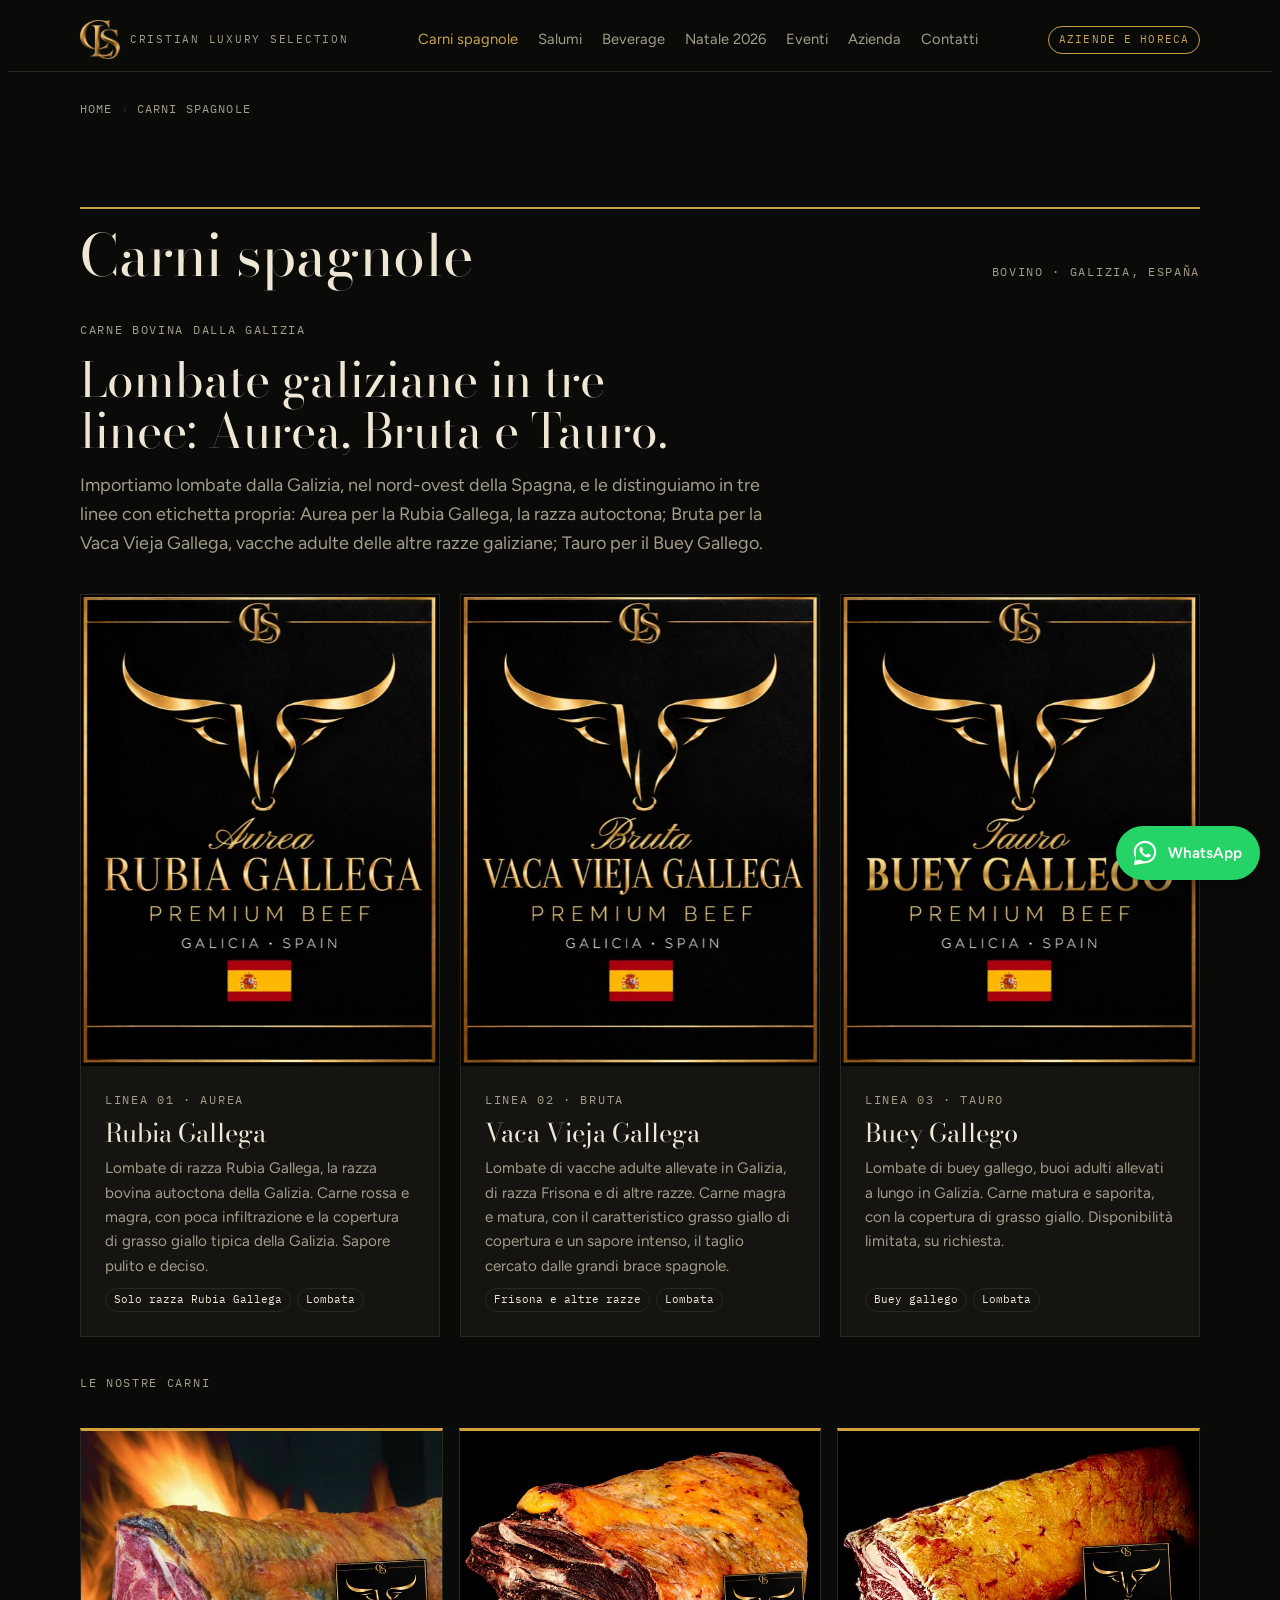
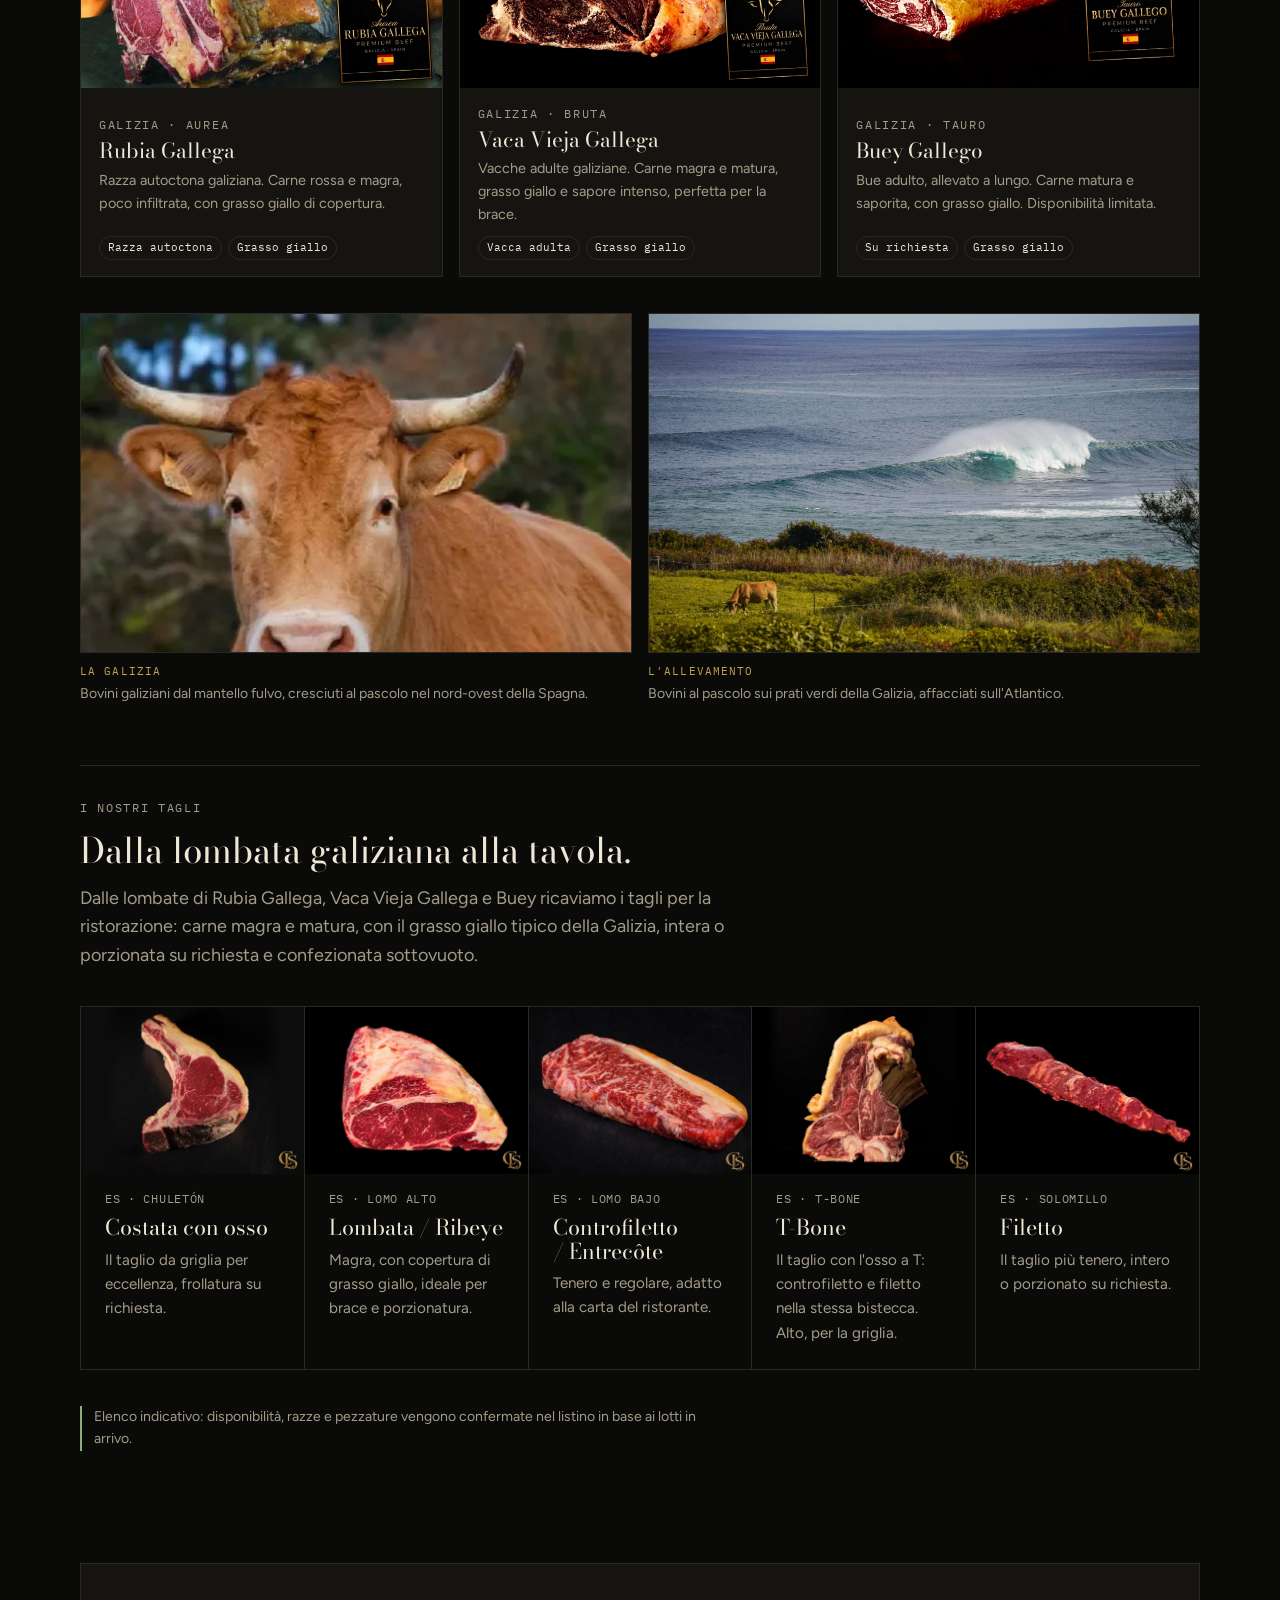
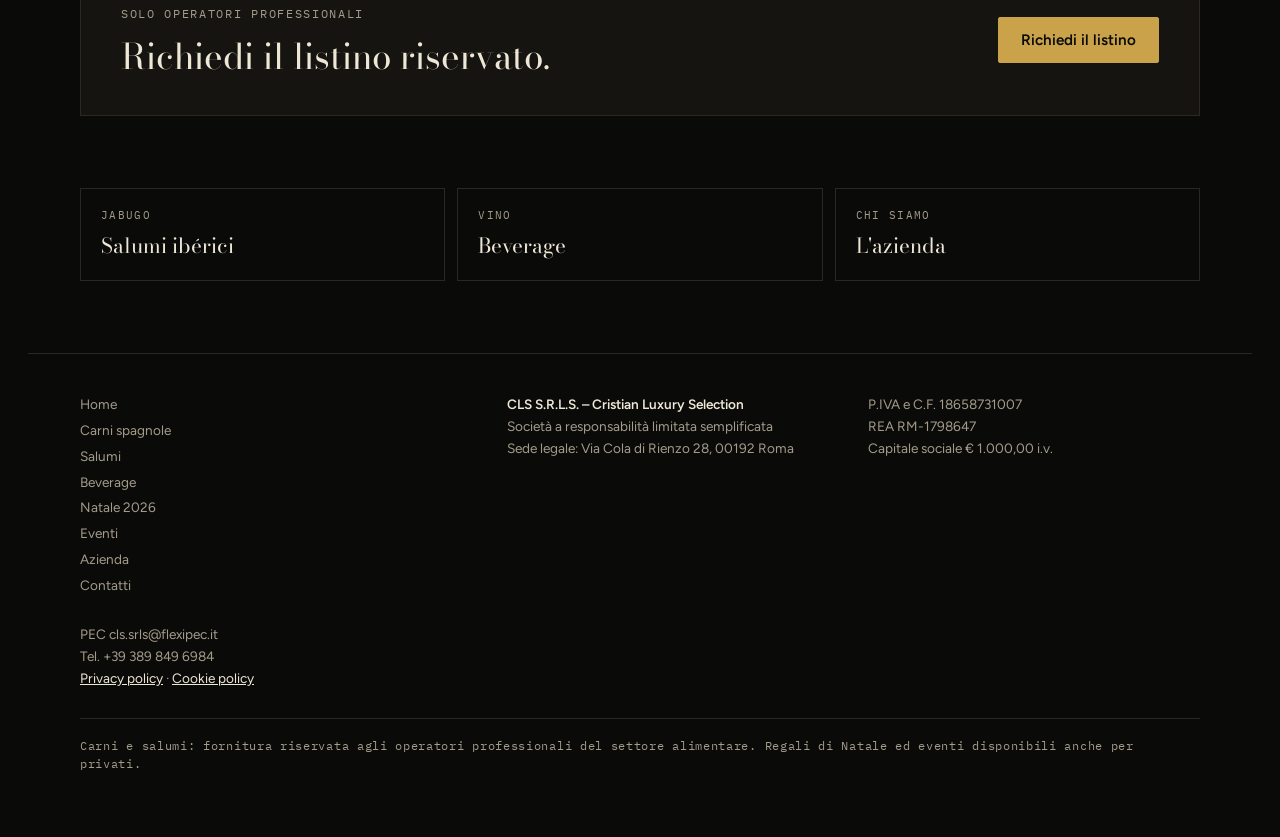
<file: carni-spagnole.html>
<!doctype html>
<html lang="it">
<head>
<meta charset="utf-8">
<meta name="viewport" content="width=device-width,initial-scale=1,viewport-fit=cover">
<title>Carni spagnole: Rubia Gallega, Vaca Vieja e Buey Gallego · CLS</title>
<meta name="description" content="Lombate galiziane in tre linee CLS: Aurea Rubia Gallega, Bruta Vaca Vieja Gallega e Tauro Buey Gallego. Carne magra e matura con grasso giallo, tagli porzionati sottovuoto.">
<meta property="og:type" content="website">
<meta property="og:site_name" content="CLS Cristian Luxury Selection">
<meta property="og:locale" content="it_IT">
<meta property="og:title" content="Carni spagnole: Rubia Gallega, Vaca Vieja e Buey Gallego · CLS">
<meta property="og:description" content="Lombate galiziane in tre linee CLS: Aurea Rubia Gallega, Bruta Vaca Vieja Gallega e Tauro Buey Gallego. Carne magra e matura con grasso giallo, tagli porzionati sottovuoto.">
<link rel="canonical" href="https://www.cristianluxuryselection.com/carni-spagnole.html">
<meta property="og:url" content="https://www.cristianluxuryselection.com/carni-spagnole.html">
<meta property="og:image" content="https://www.cristianluxuryselection.com/og-image.jpg">
<meta name="twitter:card" content="summary_large_image">
<meta name="theme-color" content="#0A0A09">
<link rel="preconnect" href="https://fonts.googleapis.com">
<link rel="preconnect" href="https://fonts.gstatic.com" crossorigin>
<link rel="stylesheet" href="https://fonts.googleapis.com/css2?family=Cormorant+Garamond:ital,wght@0,400;0,500;1,400&family=Bodoni+Moda:ital,opsz,wght@0,6..96,400;0,6..96,600;1,6..96,400&family=Figtree:wght@400;500;600&family=IBM+Plex+Mono:wght@400;500&display=swap">
<link rel="stylesheet" href="style.css">
<script type="application/ld+json">{"@context": "https://schema.org", "@type": "BreadcrumbList", "itemListElement": [{"@type": "ListItem", "position": 1, "name": "Home", "item": "https://www.cristianluxuryselection.com/"}, {"@type": "ListItem", "position": 2, "name": "Carni spagnole", "item": "https://www.cristianluxuryselection.com/carni-spagnole.html"}]}</script>
</head>
<body>
<header class="top">
  <div class="wrap">
    <a class="brand" href="index.html" aria-label="CLS Cristian Luxury Selection, home"><i class="logo" role="img" aria-label="Logo CLS" style="width:40px"></i><span>Cristian Luxury Selection</span></a>
    <nav class="menu" id="menu" aria-label="Sezioni">
      <a href="carni-spagnole.html" aria-current="page">Carni spagnole</a><a href="salumi-iberici.html">Salumi</a><a href="beverage.html">Beverage</a><a href="natale.html">Natale 2026</a><a href="eventi.html">Eventi</a><a href="azienda.html">Azienda</a><a href="contatti.html">Contatti</a>
    </nav>
    <span class="pill">Aziende e Horeca</span>
    <button class="menu-btn" type="button" aria-expanded="false" aria-controls="menu" aria-label="Apri il menu"><span></span><span></span><span></span></button>
  </div>
</header>
<script>(function(){var h=document.querySelector('header.top'),b=h.querySelector('.menu-btn');b.addEventListener('click',function(){var o=h.classList.toggle('open');b.setAttribute('aria-expanded',o);b.setAttribute('aria-label',o?'Chiudi il menu':'Apri il menu')});})();</script>

<main class="wrap">
  <nav class="crumbs" aria-label="Percorso"><a href="index.html">Home</a><span>›</span>Carni spagnole</nav>
  <section class="block" id="carni">
    <div class="chapter"><h1 class="t">Carni spagnole</h1><span class="s">Bovino · Galizia, España</span></div>
    <div class="head">
      <p class="eyebrow">Carne bovina dalla Galizia</p>
      <h2>Lombate galiziane in tre linee: Aurea, Bruta e Tauro.</h2>
      <p class="lead">Importiamo lombate dalla Galizia, nel nord-ovest della Spagna, e le distinguiamo in tre linee con etichetta propria: Aurea per la Rubia Gallega, la razza autoctona; Bruta per la Vaca Vieja Gallega, vacche adulte delle altre razze galiziane; Tauro per il Buey Gallego.</p>
    </div>
    <div class="lines">
      <article class="line"><img src="img/etichetta-cls-aurea-rubia-gallega-premium-beef-galicia-spain-d36d.jpg" alt="Etichetta CLS Aurea Rubia Gallega, Premium Beef, Galicia Spain" width="520" height="684"><div class="line-body"><span class="eyebrow">Linea 01 · Aurea</span><h3>Rubia Gallega</h3><p>Lombate di razza Rubia Gallega, la razza bovina autoctona della Galizia. Carne rossa e magra, con poca infiltrazione e la copertura di grasso giallo tipica della Galizia. Sapore pulito e deciso.</p><div class="bits"><span>Solo razza Rubia Gallega</span><span>Lombata</span></div></div></article>
      <article class="line"><img src="img/etichetta-cls-bruta-vaca-vieja-gallega-premium-beef-galicia--01ca.jpg" alt="Etichetta CLS Bruta Vaca Vieja Gallega, Premium Beef, Galicia Spain" width="520" height="684"><div class="line-body"><span class="eyebrow">Linea 02 · Bruta</span><h3>Vaca Vieja Gallega</h3><p>Lombate di vacche adulte allevate in Galizia, di razza Frisona e di altre razze. Carne magra e matura, con il caratteristico grasso giallo di copertura e un sapore intenso, il taglio cercato dalle grandi brace spagnole.</p><div class="bits"><span>Frisona e altre razze</span><span>Lombata</span></div></div></article>
      <article class="line"><img src="img/etichetta-cls-tauro-buey-gallego-premium-beef-galicia-spain-50bb.jpg" alt="Etichetta CLS Tauro Buey Gallego, Premium Beef, Galicia Spain" width="520" height="684"><div class="line-body"><span class="eyebrow">Linea 03 · Tauro</span><h3>Buey Gallego</h3><p>Lombate di buey gallego, buoi adulti allevati a lungo in Galizia. Carne matura e saporita, con la copertura di grasso giallo. Disponibilità limitata, su richiesta.</p><div class="bits"><span>Buey gallego</span><span>Lombata</span></div></div></article>
    </div>
    <div class="head" style="gap:12px">
      <p class="eyebrow">Le nostre carni</p>
    </div>
    <div class="pcards">
      <article class="pcard pcard-photo"><img src="img/lombata-di-rubia-gallega-con-etichetta-cls-aurea-3bf3.jpg" alt="Lombata di Rubia Gallega con etichetta CLS Aurea" width="1141" height="869" loading="lazy"><div><span class="eyebrow">Galizia · Aurea</span><h3>Rubia Gallega</h3><p>Razza autoctona galiziana. Carne rossa e magra, poco infiltrata, con grasso giallo di copertura.</p><div class="bits"><span>Razza autoctona</span><span>Grasso giallo</span></div></div></article>
      <article class="pcard pcard-photo"><img src="img/lombata-di-vaca-vieja-gallega-con-etichetta-cls-bruta-e37f.jpg" alt="Lombata di Vaca Vieja Gallega con etichetta CLS Bruta" width="1505" height="1071" loading="lazy"><div><span class="eyebrow">Galizia · Bruta</span><h3>Vaca Vieja Gallega</h3><p>Vacche adulte galiziane. Carne magra e matura, grasso giallo e sapore intenso, perfetta per la brace.</p><div class="bits"><span>Vacca adulta</span><span>Grasso giallo</span></div></div></article>
      <article class="pcard pcard-photo"><img src="img/lombata-di-buey-gallego-con-etichetta-cls-tauro-653f.jpg" alt="Lombata di Buey Gallego con etichetta CLS Tauro" width="1064" height="757" loading="lazy"><div><span class="eyebrow">Galizia · Tauro</span><h3>Buey Gallego</h3><p>Bue adulto, allevato a lungo. Carne matura e saporita, con grasso giallo. Disponibilità limitata.</p><div class="bits"><span>Su richiesta</span><span>Grasso giallo</span></div></div></article>
    </div>
    <div class="gallery gallery-2">
      <figure><img src="img/bovino-galiziano-dal-mantello-fulvo-al-pascolo-in-galizia-58bb.jpg" alt="Bovino galiziano dal mantello fulvo al pascolo in Galizia" width="1100" height="1315" loading="lazy" style="object-position:50% 18%"><figcaption><b>La Galizia</b>Bovini galiziani dal mantello fulvo, cresciuti al pascolo nel nord-ovest della Spagna.</figcaption></figure>
      <figure><img src="img/vacca-al-pascolo-sui-prati-della-galizia-affacciati-sull-atl-8a65.jpg" alt="Vacca al pascolo sui prati della Galizia affacciati sull'Atlantico" width="1400" height="935" loading="lazy"><figcaption><b>L'allevamento</b>Bovini al pascolo sui prati verdi della Galizia, affacciati sull'Atlantico.</figcaption></figure>
    </div>
    <div class="head cuts-head">
      <p class="eyebrow">I nostri tagli</p>
      <h3 class="sub-title">Dalla lombata galiziana alla tavola.</h3>
      <p class="lead">Dalle lombate di Rubia Gallega, Vaca Vieja Gallega e Buey ricaviamo i tagli per la ristorazione: carne magra e matura, con il grasso giallo tipico della Galizia, intera o porzionata su richiesta e confezionata sottovuoto.</p>
    </div>
    <div class="cuts">
      <div class="cut has-img"><img src="img/costata-con-osso-e-grasso-giallo-logo-cls-7c34.jpg" alt="Costata con osso e grasso giallo, logo CLS" width="900" height="675" loading="lazy"><span class="es">ES · CHULETÓN</span><h3>Costata con osso</h3><p>Il taglio da griglia per eccellenza, frollatura su richiesta.</p></div>
      <div class="cut has-img"><img src="img/lombata-ribeye-con-grasso-giallo-logo-cls-ce68.jpg" alt="Lombata ribeye con grasso giallo, logo CLS" width="900" height="675" loading="lazy"><span class="es">ES · LOMO ALTO</span><h3>Lombata / Ribeye</h3><p>Magra, con copertura di grasso giallo, ideale per brace e porzionatura.</p></div>
      <div class="cut has-img"><img src="img/controfiletto-con-copertura-di-grasso-giallo-logo-cls-2ad5.jpg" alt="Controfiletto con copertura di grasso giallo, logo CLS" width="900" height="675" loading="lazy"><span class="es">ES · LOMO BAJO</span><h3>Controfiletto / Entrecôte</h3><p>Tenero e regolare, adatto alla carta del ristorante.</p></div>
      <div class="cut has-img"><img src="img/t-bone-con-grasso-giallo-su-fondo-nero-logo-cls-ab29.jpg" alt="T-Bone con grasso giallo su fondo nero, logo CLS" width="900" height="675" loading="lazy"><span class="es">ES · T-BONE</span><h3>T-Bone</h3><p>Il taglio con l'osso a T: controfiletto e filetto nella stessa bistecca. Alto, per la griglia.</p></div>
      <div class="cut has-img"><img src="img/filetto-intero-logo-cls-23f5.jpg" alt="Filetto intero, logo CLS" width="900" height="675" loading="lazy"><span class="es">ES · SOLOMILLO</span><h3>Filetto</h3><p>Il taglio più tenero, intero o porzionato su richiesta.</p></div>
    </div>
    <p class="note">Elenco indicativo: disponibilità, razze e pezzature vengono confermate nel listino in base ai lotti in arrivo.</p>
  </section>
  <div class="cta-band">
    <div class="head"><p class="eyebrow">Solo operatori professionali</p><h2>Richiedi il listino riservato.</h2></div>
    <a class="btn primary" href="contatti.html">Richiedi il listino</a>
  </div>
  <nav class="next-pages" aria-label="Altre pagine"><a href="salumi-iberici.html"><small>Jabugo</small><b>Salumi ibérici</b></a><a href="beverage.html"><small>Vino</small><b>Beverage</b></a><a href="azienda.html"><small>Chi siamo</small><b>L'azienda</b></a></nav>
</main>

<footer>
  <div class="wrap">
    <nav aria-label="Pagine del sito"><a href="index.html">Home</a><a href="carni-spagnole.html">Carni spagnole</a><a href="salumi-iberici.html">Salumi</a><a href="beverage.html">Beverage</a><a href="natale.html">Natale 2026</a><a href="eventi.html">Eventi</a><a href="azienda.html">Azienda</a><a href="contatti.html">Contatti</a></nav>
    <div>
      <p><strong>CLS S.R.L.S. – Cristian Luxury Selection</strong><br>Società a responsabilità limitata semplificata<br>Sede legale: Via Cola di Rienzo 28, 00192 Roma</p>
    </div>
    <div>
      <p>P.IVA e C.F. 18658731007<br>REA RM-1798647<br>Capitale sociale € 1.000,00 i.v.</p>
    </div>
    <div>
      <p>PEC cls.srls@flexipec.it<br>Tel. +39 389 849 6984<br><a href="privacy-policy.html">Privacy policy</a> · <a href="cookie-policy.html">Cookie policy</a></p>
    </div>
    <p class="b2b">Carni e salumi: fornitura riservata agli operatori professionali del settore alimentare. Regali di Natale ed eventi disponibili anche per privati.</p>
  </div>
</footer>
<a class="wa-float" href="https://wa.me/393898496984?text=Buongiorno%2C%20vorrei%20informazioni%20sui%20prodotti%20CLS." target="_blank" rel="noopener" aria-label="Scrivici su WhatsApp"><svg viewBox="0 0 32 32" width="30" height="30" aria-hidden="true"><path fill="#fff" d="M16.04 3C9.4 3 4 8.38 4 15c0 2.12.56 4.18 1.62 6L4 29l8.2-1.6A12.1 12.1 0 0 0 16.04 27C22.68 27 28 21.62 28 15S22.68 3 16.04 3zm0 21.8c-1.86 0-3.68-.5-5.27-1.45l-.38-.22-4.86.95.98-4.72-.25-.4A9.7 9.7 0 0 1 6.2 15c0-5.4 4.42-9.8 9.84-9.8 5.4 0 9.76 4.4 9.76 9.8s-4.36 9.8-9.76 9.8zm5.4-7.33c-.3-.15-1.75-.86-2.02-.96-.27-.1-.47-.15-.67.15-.2.3-.77.96-.94 1.16-.17.2-.35.22-.64.07-.3-.15-1.25-.46-2.38-1.47-.88-.78-1.47-1.75-1.64-2.05-.17-.3-.02-.46.13-.6.13-.14.3-.35.44-.52.15-.18.2-.3.3-.5.1-.2.05-.37-.03-.52-.07-.15-.67-1.6-.92-2.2-.24-.57-.48-.5-.67-.5h-.57c-.2 0-.52.08-.79.37-.27.3-1.04 1.01-1.04 2.47 0 1.45 1.06 2.86 1.21 3.06.15.2 2.09 3.18 5.06 4.46.71.3 1.26.49 1.69.62.71.23 1.36.2 1.87.12.57-.09 1.75-.71 2-1.4.25-.69.25-1.28.17-1.4-.07-.13-.27-.2-.57-.35z"/></svg><span>WhatsApp</span></a>
</body>
</html>
</file>
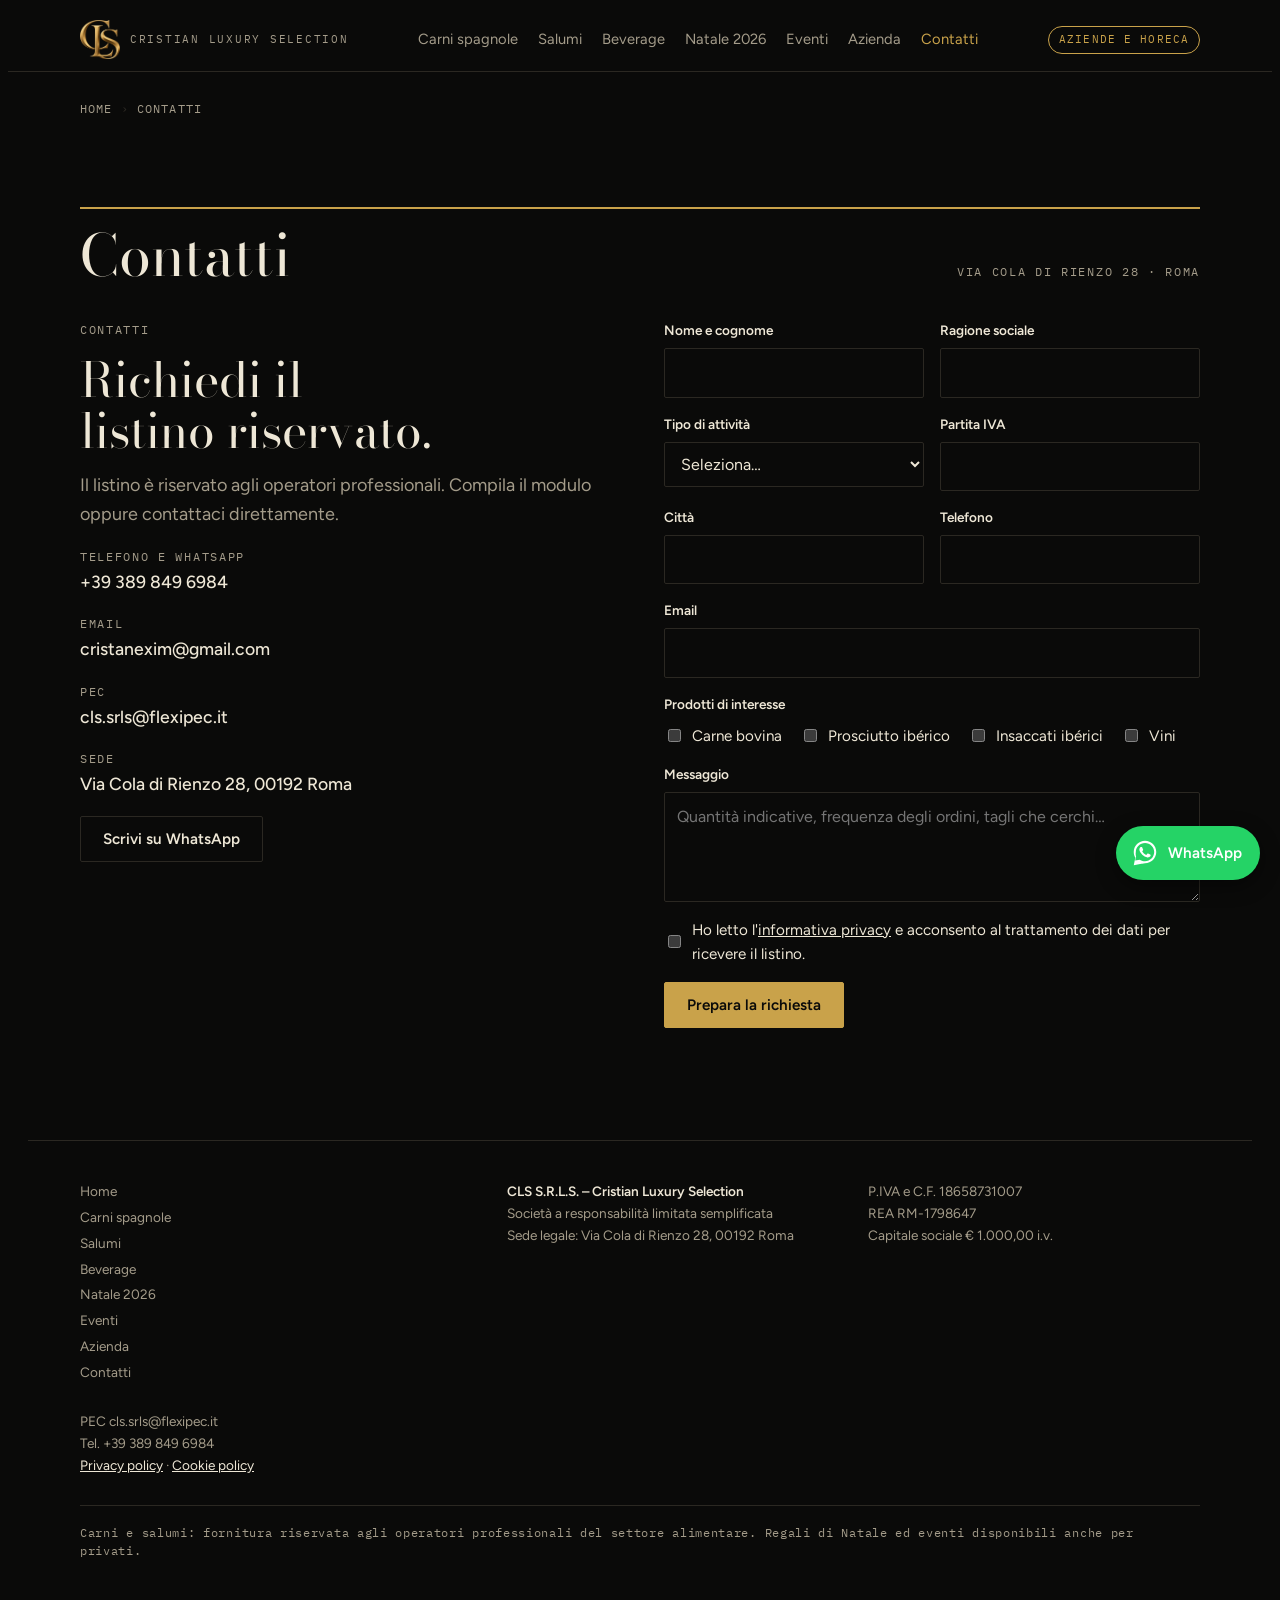
<file: contatti.html>
<!doctype html>
<html lang="it">
<head>
<meta charset="utf-8">
<meta name="viewport" content="width=device-width,initial-scale=1,viewport-fit=cover">
<title>Contatti e richiesta listino · CLS Cristian Luxury Selection</title>
<meta name="description" content="Richiedi il listino riservato CLS per operatori professionali: telefono e WhatsApp +39 389 849 6984, sede in Via Cola di Rienzo 28, Roma.">
<meta property="og:type" content="website">
<meta property="og:site_name" content="CLS Cristian Luxury Selection">
<meta property="og:locale" content="it_IT">
<meta property="og:title" content="Contatti e richiesta listino · CLS Cristian Luxury Selection">
<meta property="og:description" content="Richiedi il listino riservato CLS per operatori professionali: telefono e WhatsApp +39 389 849 6984, sede in Via Cola di Rienzo 28, Roma.">
<link rel="canonical" href="https://www.cristianluxuryselection.com/contatti.html">
<meta property="og:url" content="https://www.cristianluxuryselection.com/contatti.html">
<meta property="og:image" content="https://www.cristianluxuryselection.com/og-image.jpg">
<meta name="twitter:card" content="summary_large_image">
<meta name="theme-color" content="#0A0A09">
<link rel="preconnect" href="https://fonts.googleapis.com">
<link rel="preconnect" href="https://fonts.gstatic.com" crossorigin>
<link rel="stylesheet" href="https://fonts.googleapis.com/css2?family=Cormorant+Garamond:ital,wght@0,400;0,500;1,400&family=Bodoni+Moda:ital,opsz,wght@0,6..96,400;0,6..96,600;1,6..96,400&family=Figtree:wght@400;500;600&family=IBM+Plex+Mono:wght@400;500&display=swap">
<link rel="stylesheet" href="style.css">
<script type="application/ld+json">{"@context": "https://schema.org", "@type": "BreadcrumbList", "itemListElement": [{"@type": "ListItem", "position": 1, "name": "Home", "item": "https://www.cristianluxuryselection.com/"}, {"@type": "ListItem", "position": 2, "name": "Contatti", "item": "https://www.cristianluxuryselection.com/contatti.html"}]}</script>
</head>
<body>
<header class="top">
  <div class="wrap">
    <a class="brand" href="index.html" aria-label="CLS Cristian Luxury Selection, home"><i class="logo" role="img" aria-label="Logo CLS" style="width:40px"></i><span>Cristian Luxury Selection</span></a>
    <nav class="menu" id="menu" aria-label="Sezioni">
      <a href="carni-spagnole.html">Carni spagnole</a><a href="salumi-iberici.html">Salumi</a><a href="beverage.html">Beverage</a><a href="natale.html">Natale 2026</a><a href="eventi.html">Eventi</a><a href="azienda.html">Azienda</a><a href="contatti.html" aria-current="page">Contatti</a>
    </nav>
    <span class="pill">Aziende e Horeca</span>
    <button class="menu-btn" type="button" aria-expanded="false" aria-controls="menu" aria-label="Apri il menu"><span></span><span></span><span></span></button>
  </div>
</header>
<script>(function(){var h=document.querySelector('header.top'),b=h.querySelector('.menu-btn');b.addEventListener('click',function(){var o=h.classList.toggle('open');b.setAttribute('aria-expanded',o);b.setAttribute('aria-label',o?'Chiudi il menu':'Apri il menu')});})();</script>

<main class="wrap">
  <nav class="crumbs" aria-label="Percorso"><a href="index.html">Home</a><span>›</span>Contatti</nav>
  <section class="block" id="contatti">
    <div class="chapter"><h1 class="t">Contatti</h1><span class="s">Via Cola di Rienzo 28 · Roma</span></div>
    <div class="two">
      <div class="contact-card">
        <div class="head">
          <p class="eyebrow">Contatti</p>
          <h2>Richiedi il listino riservato.</h2>
          <p class="lead">Il listino è riservato agli operatori professionali. Compila il modulo oppure contattaci direttamente.</p>
        </div>
        <div class="row"><span class="eyebrow">Telefono e WhatsApp</span><b>+39 389 849 6984</b></div>
        <div class="row"><span class="eyebrow">Email</span><b>cristanexim@gmail.com</b></div>
        <div class="row"><span class="eyebrow">PEC</span><b>cls.srls@flexipec.it</b></div>
        <div class="row"><span class="eyebrow">Sede</span><b>Via Cola di Rienzo 28, 00192 Roma</b></div>
        <div class="cta-row">
          <a class="btn ghost" href="https://wa.me/393898496984" target="_blank" rel="noopener">Scrivi su WhatsApp</a>
        </div>
      </div>

      <div>
        <form id="req" novalidate>
          <div class="field"><label for="f-nome">Nome e cognome</label><input id="f-nome" name="nome" autocomplete="name" required></div>
          <div class="field"><label for="f-azienda">Ragione sociale</label><input id="f-azienda" name="azienda" autocomplete="organization" required></div>
          <div class="field"><label for="f-tipo">Tipo di attività</label>
            <select id="f-tipo" name="tipo" required>
              <option value="">Seleziona…</option><option>Ristorante</option><option>Hotel / catering</option><option>Macelleria</option><option>Gastronomia / salumeria</option><option>Grossista / distributore</option><option>Altro</option>
            </select></div>
          <div class="field"><label for="f-piva">Partita IVA</label><input id="f-piva" name="piva" inputmode="numeric" maxlength="11" required></div>
          <div class="field"><label for="f-citta">Città</label><input id="f-citta" name="citta" autocomplete="address-level2"></div>
          <div class="field"><label for="f-tel">Telefono</label><input id="f-tel" name="tel" type="tel" autocomplete="tel"></div>
          <div class="field full"><label for="f-email">Email</label><input id="f-email" name="email" type="email" autocomplete="email" required></div>
          <fieldset class="full">
            <span class="legend">Prodotti di interesse</span>
            <label class="check"><input type="checkbox" id="p-carne" name="prod" value="Carne bovina spagnola"> Carne bovina</label>
            <label class="check"><input type="checkbox" id="p-jamon" name="prod" value="Prosciutto e spalla ibérica"> Prosciutto ibérico</label>
            <label class="check"><input type="checkbox" id="p-insaccati" name="prod" value="Insaccati ibérici"> Insaccati ibérici</label>
            <label class="check"><input type="checkbox" id="p-vino" name="prod" value="Vini"> Vini</label>
          </fieldset>
          <div class="hp" aria-hidden="true"><label for="f-web">Lascia vuoto questo campo</label><input id="f-web" name="website" type="text" tabindex="-1" autocomplete="off"></div>
          <div class="field full"><label for="f-msg">Messaggio</label><textarea id="f-msg" name="msg" maxlength="2000" placeholder="Quantità indicative, frequenza degli ordini, tagli che cerchi…"></textarea></div>
          <label class="check full"><input type="checkbox" id="f-privacy" required> <span>Ho letto l'<a href="privacy-policy.html" target="_blank">informativa privacy</a> e acconsento al trattamento dei dati per ricevere il listino.</span></label>
          <p class="err full" id="err" hidden></p>
          <div class="full"><button class="btn primary" type="submit">Prepara la richiesta</button></div>
        </form>
        <div class="result" id="result" hidden>
          <strong>Richiesta pronta</strong>
          <p>Copia il testo e invialo a cristanexim@gmail.com, oppure usa il pulsante email.</p>
          <pre id="out"></pre>
          <div class="cta-row">
            <button class="btn primary" type="button" id="copy">Copia testo</button>
            <a class="btn ghost" id="mail" href="#">Apri email</a>
            <button class="btn ghost" type="button" id="back">Modifica</button>
          </div>
        </div>
      </div>
    </div>
  </section></main>

<footer>
  <div class="wrap">
    <nav aria-label="Pagine del sito"><a href="index.html">Home</a><a href="carni-spagnole.html">Carni spagnole</a><a href="salumi-iberici.html">Salumi</a><a href="beverage.html">Beverage</a><a href="natale.html">Natale 2026</a><a href="eventi.html">Eventi</a><a href="azienda.html">Azienda</a><a href="contatti.html">Contatti</a></nav>
    <div>
      <p><strong>CLS S.R.L.S. – Cristian Luxury Selection</strong><br>Società a responsabilità limitata semplificata<br>Sede legale: Via Cola di Rienzo 28, 00192 Roma</p>
    </div>
    <div>
      <p>P.IVA e C.F. 18658731007<br>REA RM-1798647<br>Capitale sociale € 1.000,00 i.v.</p>
    </div>
    <div>
      <p>PEC cls.srls@flexipec.it<br>Tel. +39 389 849 6984<br><a href="privacy-policy.html">Privacy policy</a> · <a href="cookie-policy.html">Cookie policy</a></p>
    </div>
    <p class="b2b">Carni e salumi: fornitura riservata agli operatori professionali del settore alimentare. Regali di Natale ed eventi disponibili anche per privati.</p>
  </div>
</footer>
<a class="wa-float" href="https://wa.me/393898496984?text=Buongiorno%2C%20vorrei%20informazioni%20sui%20prodotti%20CLS." target="_blank" rel="noopener" aria-label="Scrivici su WhatsApp"><svg viewBox="0 0 32 32" width="30" height="30" aria-hidden="true"><path fill="#fff" d="M16.04 3C9.4 3 4 8.38 4 15c0 2.12.56 4.18 1.62 6L4 29l8.2-1.6A12.1 12.1 0 0 0 16.04 27C22.68 27 28 21.62 28 15S22.68 3 16.04 3zm0 21.8c-1.86 0-3.68-.5-5.27-1.45l-.38-.22-4.86.95.98-4.72-.25-.4A9.7 9.7 0 0 1 6.2 15c0-5.4 4.42-9.8 9.84-9.8 5.4 0 9.76 4.4 9.76 9.8s-4.36 9.8-9.76 9.8zm5.4-7.33c-.3-.15-1.75-.86-2.02-.96-.27-.1-.47-.15-.67.15-.2.3-.77.96-.94 1.16-.17.2-.35.22-.64.07-.3-.15-1.25-.46-2.38-1.47-.88-.78-1.47-1.75-1.64-2.05-.17-.3-.02-.46.13-.6.13-.14.3-.35.44-.52.15-.18.2-.3.3-.5.1-.2.05-.37-.03-.52-.07-.15-.67-1.6-.92-2.2-.24-.57-.48-.5-.67-.5h-.57c-.2 0-.52.08-.79.37-.27.3-1.04 1.01-1.04 2.47 0 1.45 1.06 2.86 1.21 3.06.15.2 2.09 3.18 5.06 4.46.71.3 1.26.49 1.69.62.71.23 1.36.2 1.87.12.57-.09 1.75-.71 2-1.4.25-.69.25-1.28.17-1.4-.07-.13-.27-.2-.57-.35z"/></svg><span>WhatsApp</span></a>
<script>
(function(){
  const f=document.getElementById('req'), err=document.getElementById('err'), res=document.getElementById('result'), out=document.getElementById('out');
  const v=id=>document.getElementById(id).value.trim();
  // protezione anti-bot: campo trappola invisibile + tempo minimo di compilazione + limite invii
  const t0=Date.now(); let sent=0;
  f.addEventListener('focusin',()=>{ if(!f.dataset.touched) f.dataset.touched=Date.now(); },{once:true});
  f.addEventListener('submit',e=>{
    e.preventDefault();
    if(v('f-web')) return; // bot: compilato il campo invisibile
    if(Date.now()-t0<4000 || !f.dataset.touched){err.textContent='Attendi qualche secondo e riprova.'; err.hidden=false; return;}
    if(sent>=3){err.textContent='Hai già preparato diverse richieste: contattaci direttamente per telefono o WhatsApp.'; err.hidden=false; return;}
    const miss=[];
    if(!v('f-nome')) miss.push('nome');
    if(!v('f-azienda')) miss.push('ragione sociale');
    if(!v('f-tipo')) miss.push('tipo di attività');
    if(!/^\d{11}$/.test(v('f-piva'))) miss.push('Partita IVA (11 cifre)');
    if(!/^\S+@\S+\.\S+$/.test(v('f-email'))) miss.push('email valida');
    if(!document.getElementById('f-privacy').checked) miss.push('consenso privacy');
    if(miss.length){err.textContent='Manca: '+miss.join(', ')+'.'; err.hidden=false; return;}
    err.hidden=true;
    const prod=[...f.querySelectorAll('input[name=prod]:checked')].map(x=>x.value);
    const txt=`Richiesta listino CLS\n\nNome: ${v('f-nome')}\nAzienda: ${v('f-azienda')}\nAttività: ${v('f-tipo')}\nP.IVA: ${v('f-piva')}\nCittà: ${v('f-citta')||'-'}\nTelefono: ${v('f-tel')||'-'}\nEmail: ${v('f-email')}\nProdotti: ${prod.join(', ')||'-'}\n\n${v('f-msg')}`;
    out.textContent=txt;
    document.getElementById('mail').href='mailto:cristanexim@gmail.com?subject='+encodeURIComponent('Richiesta listino – '+v('f-azienda'))+'&body='+encodeURIComponent(txt);
    sent++;
    f.hidden=true; res.hidden=false;
  });
  document.getElementById('back').addEventListener('click',()=>{res.hidden=true; f.hidden=false;});
  document.getElementById('copy').addEventListener('click',ev=>{
    const b=ev.currentTarget;
    navigator.clipboard.writeText(out.textContent).then(()=>{b.textContent='Copiato'},()=>{
      const r=document.createRange(); r.selectNodeContents(out); const s=getSelection(); s.removeAllRanges(); s.addRange(r); b.textContent='Testo selezionato';
    });
  });
})();
</script>
</body>
</html>
</file>
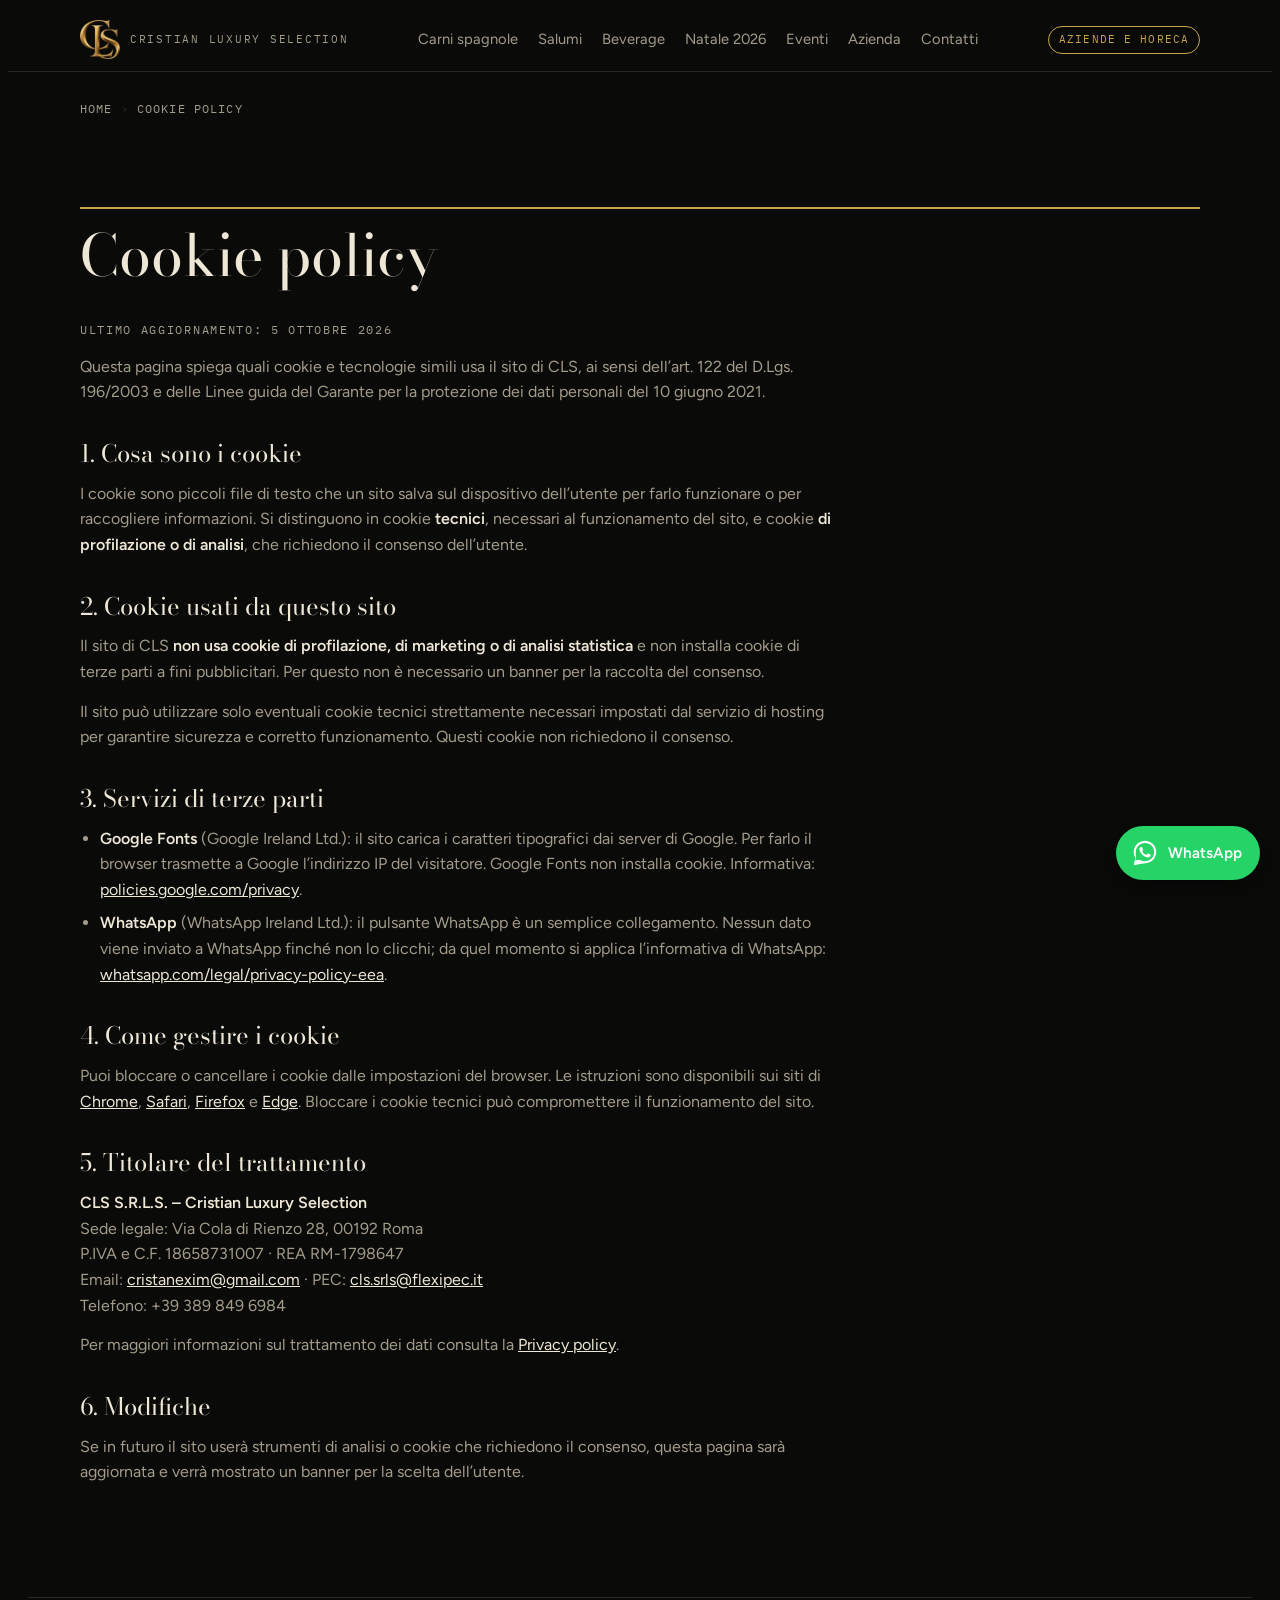
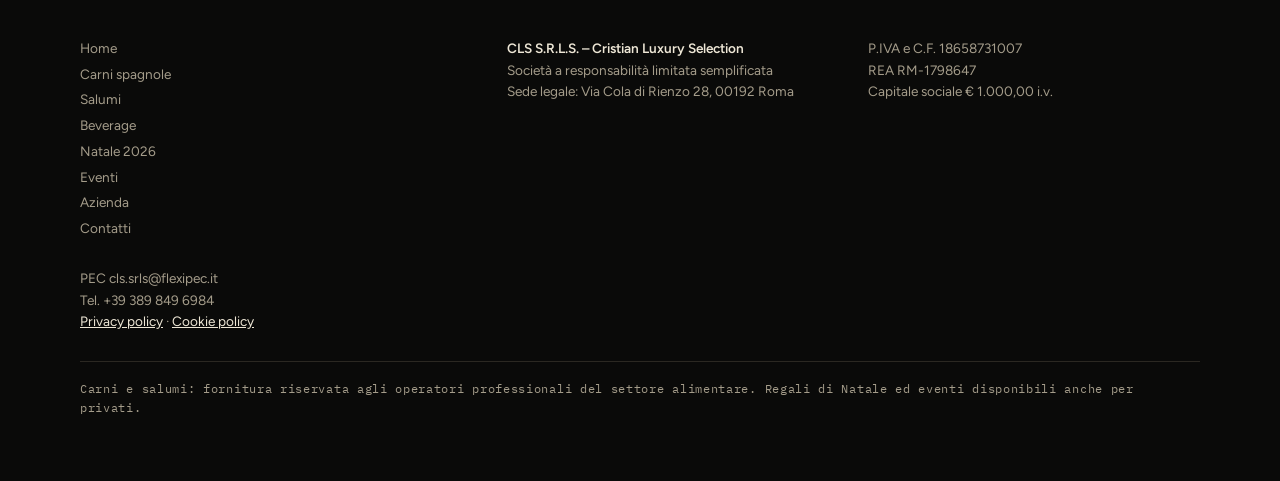
<file: cookie-policy.html>
<!doctype html>
<html lang="it">
<head>
<meta charset="utf-8">
<meta name="viewport" content="width=device-width,initial-scale=1,viewport-fit=cover">
<title>Cookie policy · CLS Cristian Luxury Selection</title>
<meta name="description" content="Informazioni sui cookie e sui servizi di terze parti utilizzati dal sito di CLS S.R.L.S.">
<meta property="og:type" content="website">
<meta property="og:site_name" content="CLS Cristian Luxury Selection">
<meta property="og:locale" content="it_IT">
<meta property="og:title" content="Cookie policy · CLS Cristian Luxury Selection">
<meta property="og:description" content="Informazioni sui cookie e sui servizi di terze parti utilizzati dal sito di CLS S.R.L.S.">
<link rel="canonical" href="https://www.cristianluxuryselection.com/cookie-policy.html">
<meta property="og:url" content="https://www.cristianluxuryselection.com/cookie-policy.html">
<meta property="og:image" content="https://www.cristianluxuryselection.com/og-image.jpg">
<meta name="twitter:card" content="summary_large_image">
<meta name="theme-color" content="#0A0A09">
<link rel="preconnect" href="https://fonts.googleapis.com">
<link rel="preconnect" href="https://fonts.gstatic.com" crossorigin>
<link rel="stylesheet" href="https://fonts.googleapis.com/css2?family=Cormorant+Garamond:ital,wght@0,400;0,500;1,400&family=Bodoni+Moda:ital,opsz,wght@0,6..96,400;0,6..96,600;1,6..96,400&family=Figtree:wght@400;500;600&family=IBM+Plex+Mono:wght@400;500&display=swap">
<link rel="stylesheet" href="style.css">
<script type="application/ld+json">{"@context": "https://schema.org", "@type": "BreadcrumbList", "itemListElement": [{"@type": "ListItem", "position": 1, "name": "Home", "item": "https://www.cristianluxuryselection.com/"}, {"@type": "ListItem", "position": 2, "name": "Cookie policy", "item": "https://www.cristianluxuryselection.com/cookie-policy.html"}]}</script>
</head>
<body>
<header class="top">
  <div class="wrap">
    <a class="brand" href="index.html" aria-label="CLS Cristian Luxury Selection, home"><i class="logo" role="img" aria-label="Logo CLS" style="width:40px"></i><span>Cristian Luxury Selection</span></a>
    <nav class="menu" id="menu" aria-label="Sezioni">
      <a href="carni-spagnole.html">Carni spagnole</a><a href="salumi-iberici.html">Salumi</a><a href="beverage.html">Beverage</a><a href="natale.html">Natale 2026</a><a href="eventi.html">Eventi</a><a href="azienda.html">Azienda</a><a href="contatti.html">Contatti</a>
    </nav>
    <span class="pill">Aziende e Horeca</span>
    <button class="menu-btn" type="button" aria-expanded="false" aria-controls="menu" aria-label="Apri il menu"><span></span><span></span><span></span></button>
  </div>
</header>
<script>(function(){var h=document.querySelector('header.top'),b=h.querySelector('.menu-btn');b.addEventListener('click',function(){var o=h.classList.toggle('open');b.setAttribute('aria-expanded',o);b.setAttribute('aria-label',o?'Chiudi il menu':'Apri il menu')});})();</script>

<main class="wrap">
  <nav class="crumbs" aria-label="Percorso"><a href="index.html">Home</a><span>›</span>Cookie policy</nav>
  <section class="block" id="legal">
    <div class="chapter"><h1 class="t">Cookie policy</h1></div>

    <div class="legal">
      <p class="eyebrow">Ultimo aggiornamento: 5 ottobre 2026</p>
      <p>Questa pagina spiega quali cookie e tecnologie simili usa il sito di CLS, ai sensi dell’art. 122 del D.Lgs. 196/2003 e delle Linee guida del Garante per la protezione dei dati personali del 10 giugno 2021.</p>

      <h2>1. Cosa sono i cookie</h2>
      <p>I cookie sono piccoli file di testo che un sito salva sul dispositivo dell’utente per farlo funzionare o per raccogliere informazioni. Si distinguono in cookie <strong>tecnici</strong>, necessari al funzionamento del sito, e cookie <strong>di profilazione o di analisi</strong>, che richiedono il consenso dell’utente.</p>

      <h2>2. Cookie usati da questo sito</h2>
      <p>Il sito di CLS <strong>non usa cookie di profilazione, di marketing o di analisi statistica</strong> e non installa cookie di terze parti a fini pubblicitari. Per questo non è necessario un banner per la raccolta del consenso.</p>
      <p>Il sito può utilizzare solo eventuali cookie tecnici strettamente necessari impostati dal servizio di hosting per garantire sicurezza e corretto funzionamento. Questi cookie non richiedono il consenso.</p>

      <h2>3. Servizi di terze parti</h2>
      <ul>
        <li><strong>Google Fonts</strong> (Google Ireland Ltd.): il sito carica i caratteri tipografici dai server di Google. Per farlo il browser trasmette a Google l’indirizzo IP del visitatore. Google Fonts non installa cookie. Informativa: <a href="https://policies.google.com/privacy" rel="noopener" target="_blank">policies.google.com/privacy</a>.</li>
        <li><strong>WhatsApp</strong> (WhatsApp Ireland Ltd.): il pulsante WhatsApp è un semplice collegamento. Nessun dato viene inviato a WhatsApp finché non lo clicchi; da quel momento si applica l’informativa di WhatsApp: <a href="https://www.whatsapp.com/legal/privacy-policy-eea" rel="noopener" target="_blank">whatsapp.com/legal/privacy-policy-eea</a>.</li>
      </ul>

      <h2>4. Come gestire i cookie</h2>
      <p>Puoi bloccare o cancellare i cookie dalle impostazioni del browser. Le istruzioni sono disponibili sui siti di <a href="https://support.google.com/chrome/answer/95647" rel="noopener" target="_blank">Chrome</a>, <a href="https://support.apple.com/it-it/guide/safari/sfri11471/mac" rel="noopener" target="_blank">Safari</a>, <a href="https://support.mozilla.org/it/kb/protezione-antitracciamento-avanzata-firefox-desktop" rel="noopener" target="_blank">Firefox</a> e <a href="https://support.microsoft.com/it-it/microsoft-edge" rel="noopener" target="_blank">Edge</a>. Bloccare i cookie tecnici può compromettere il funzionamento del sito.</p>

      <h2>5. Titolare del trattamento</h2>
      <p><strong>CLS S.R.L.S. – Cristian Luxury Selection</strong><br>
Sede legale: Via Cola di Rienzo 28, 00192 Roma<br>
P.IVA e C.F. 18658731007 · REA RM-1798647<br>
Email: <a href="mailto:cristanexim@gmail.com">cristanexim@gmail.com</a> · PEC: <a href="mailto:cls.srls@flexipec.it">cls.srls@flexipec.it</a><br>
Telefono: +39 389 849 6984</p>
      <p>Per maggiori informazioni sul trattamento dei dati consulta la <a href="privacy-policy.html">Privacy policy</a>.</p>

      <h2>6. Modifiche</h2>
      <p>Se in futuro il sito userà strumenti di analisi o cookie che richiedono il consenso, questa pagina sarà aggiornata e verrà mostrato un banner per la scelta dell’utente.</p>
    </div>
  </section>
</main>

<footer>
  <div class="wrap">
    <nav aria-label="Pagine del sito"><a href="index.html">Home</a><a href="carni-spagnole.html">Carni spagnole</a><a href="salumi-iberici.html">Salumi</a><a href="beverage.html">Beverage</a><a href="natale.html">Natale 2026</a><a href="eventi.html">Eventi</a><a href="azienda.html">Azienda</a><a href="contatti.html">Contatti</a></nav>
    <div>
      <p><strong>CLS S.R.L.S. – Cristian Luxury Selection</strong><br>Società a responsabilità limitata semplificata<br>Sede legale: Via Cola di Rienzo 28, 00192 Roma</p>
    </div>
    <div>
      <p>P.IVA e C.F. 18658731007<br>REA RM-1798647<br>Capitale sociale € 1.000,00 i.v.</p>
    </div>
    <div>
      <p>PEC cls.srls@flexipec.it<br>Tel. +39 389 849 6984<br><a href="privacy-policy.html">Privacy policy</a> · <a href="cookie-policy.html">Cookie policy</a></p>
    </div>
    <p class="b2b">Carni e salumi: fornitura riservata agli operatori professionali del settore alimentare. Regali di Natale ed eventi disponibili anche per privati.</p>
  </div>
</footer>
<a class="wa-float" href="https://wa.me/393898496984?text=Buongiorno%2C%20vorrei%20informazioni%20sui%20prodotti%20CLS." target="_blank" rel="noopener" aria-label="Scrivici su WhatsApp"><svg viewBox="0 0 32 32" width="30" height="30" aria-hidden="true"><path fill="#fff" d="M16.04 3C9.4 3 4 8.38 4 15c0 2.12.56 4.18 1.62 6L4 29l8.2-1.6A12.1 12.1 0 0 0 16.04 27C22.68 27 28 21.62 28 15S22.68 3 16.04 3zm0 21.8c-1.86 0-3.68-.5-5.27-1.45l-.38-.22-4.86.95.98-4.72-.25-.4A9.7 9.7 0 0 1 6.2 15c0-5.4 4.42-9.8 9.84-9.8 5.4 0 9.76 4.4 9.76 9.8s-4.36 9.8-9.76 9.8zm5.4-7.33c-.3-.15-1.75-.86-2.02-.96-.27-.1-.47-.15-.67.15-.2.3-.77.96-.94 1.16-.17.2-.35.22-.64.07-.3-.15-1.25-.46-2.38-1.47-.88-.78-1.47-1.75-1.64-2.05-.17-.3-.02-.46.13-.6.13-.14.3-.35.44-.52.15-.18.2-.3.3-.5.1-.2.05-.37-.03-.52-.07-.15-.67-1.6-.92-2.2-.24-.57-.48-.5-.67-.5h-.57c-.2 0-.52.08-.79.37-.27.3-1.04 1.01-1.04 2.47 0 1.45 1.06 2.86 1.21 3.06.15.2 2.09 3.18 5.06 4.46.71.3 1.26.49 1.69.62.71.23 1.36.2 1.87.12.57-.09 1.75-.71 2-1.4.25-.69.25-1.28.17-1.4-.07-.13-.27-.2-.57-.35z"/></svg><span>WhatsApp</span></a>
</body>
</html>
</file>
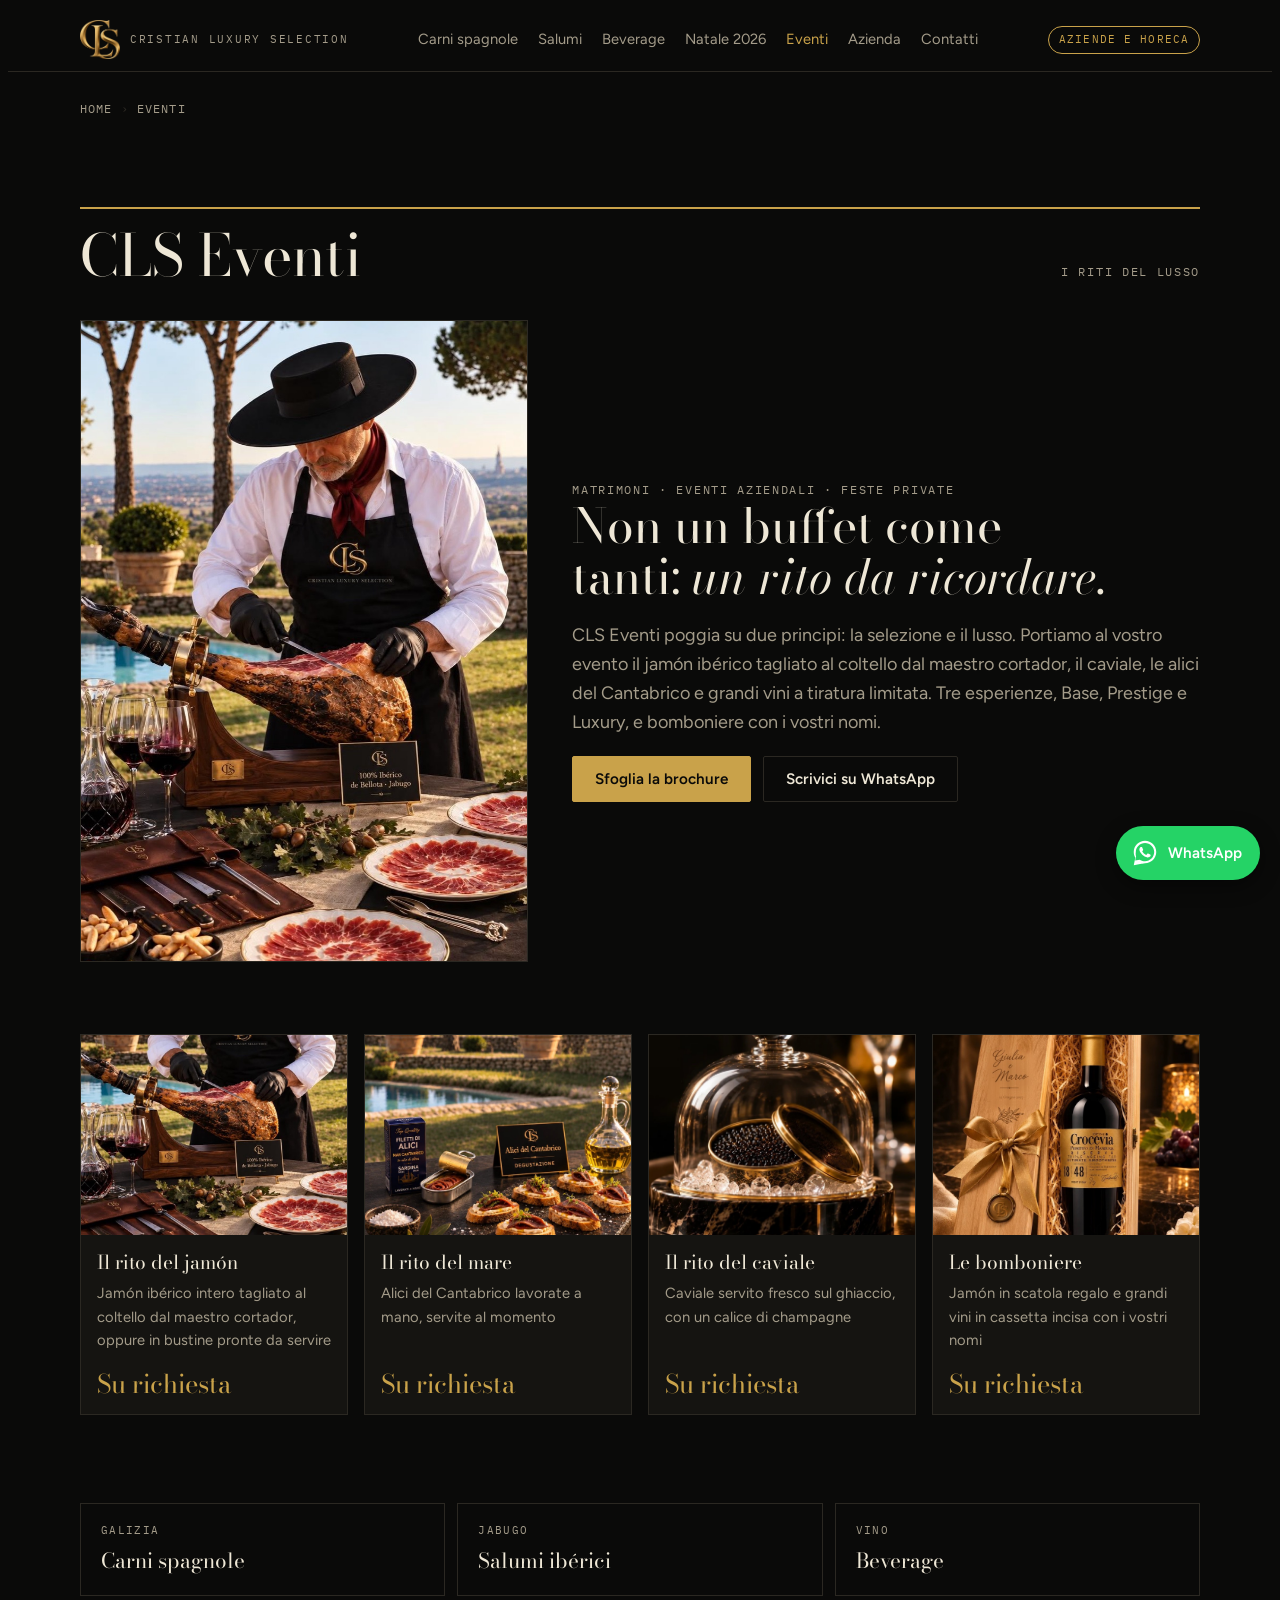
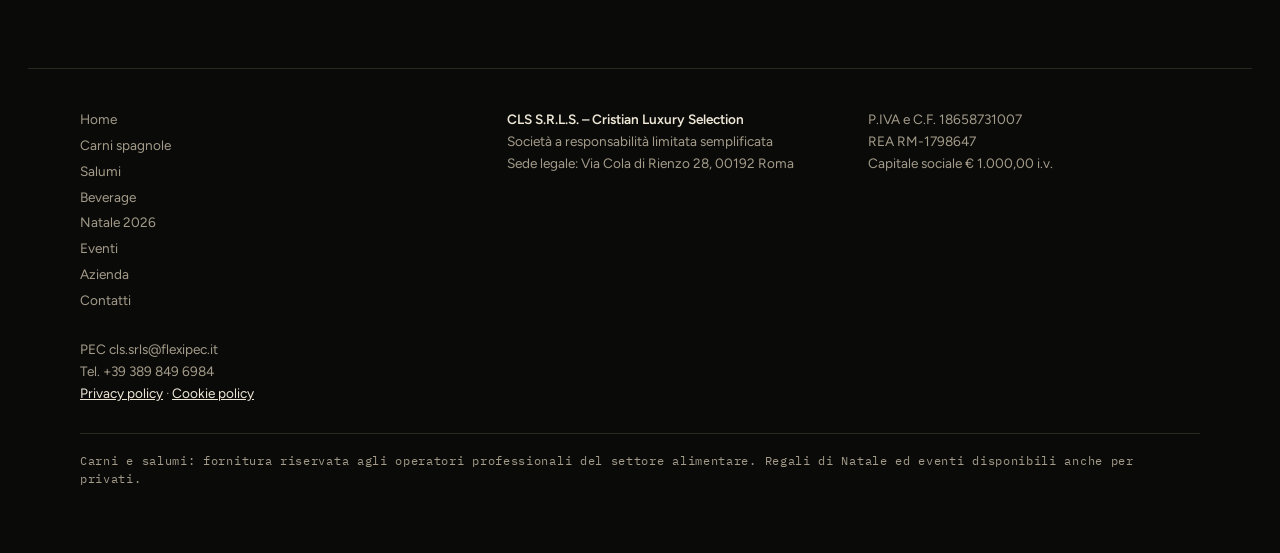
<file: eventi.html>
<!doctype html>
<html lang="it">
<head>
<meta charset="utf-8">
<meta name="viewport" content="width=device-width,initial-scale=1,viewport-fit=cover">
<title>CLS Eventi · I riti del lusso: jamón, caviale, alici e grandi vini per i vostri eventi · CLS</title>
<meta name="description" content="CLS Eventi a Roma: i riti del lusso per matrimoni ed eventi. Jamón ibérico tagliato al coltello dal maestro cortador, caviale, alici del Cantabrico, grandi vini e bomboniere con i vostri nomi. Sfoglia la brochure.">
<meta property="og:type" content="website">
<meta property="og:site_name" content="CLS Cristian Luxury Selection">
<meta property="og:locale" content="it_IT">
<meta property="og:title" content="CLS Eventi · I riti del lusso: jamón, caviale, alici e grandi vini per i vostri eventi · CLS">
<meta property="og:description" content="CLS Eventi a Roma: i riti del lusso per matrimoni ed eventi. Jamón ibérico tagliato al coltello dal maestro cortador, caviale, alici del Cantabrico, grandi vini e bomboniere con i vostri nomi. Sfoglia la brochure.">
<link rel="canonical" href="https://www.cristianluxuryselection.com/eventi.html">
<meta property="og:url" content="https://www.cristianluxuryselection.com/eventi.html">
<meta property="og:image" content="https://www.cristianluxuryselection.com/og-image.jpg">
<meta name="twitter:card" content="summary_large_image">
<meta name="theme-color" content="#0A0A09">
<link rel="preconnect" href="https://fonts.googleapis.com">
<link rel="preconnect" href="https://fonts.gstatic.com" crossorigin>
<link rel="stylesheet" href="https://fonts.googleapis.com/css2?family=Cormorant+Garamond:ital,wght@0,400;0,500;1,400&family=Bodoni+Moda:ital,opsz,wght@0,6..96,400;0,6..96,600;1,6..96,400&family=Figtree:wght@400;500;600&family=IBM+Plex+Mono:wght@400;500&display=swap">
<link rel="stylesheet" href="style.css">
<script type="application/ld+json">{"@context": "https://schema.org", "@type": "BreadcrumbList", "itemListElement": [{"@type": "ListItem", "position": 1, "name": "Home", "item": "https://www.cristianluxuryselection.com/"}, {"@type": "ListItem", "position": 2, "name": "Eventi", "item": "https://www.cristianluxuryselection.com/eventi.html"}]}</script>
</head>
<body>
<header class="top">
  <div class="wrap">
    <a class="brand" href="index.html" aria-label="CLS Cristian Luxury Selection, home"><i class="logo" role="img" aria-label="Logo CLS" style="width:40px"></i><span>Cristian Luxury Selection</span></a>
    <nav class="menu" id="menu" aria-label="Sezioni">
      <a href="carni-spagnole.html">Carni spagnole</a><a href="salumi-iberici.html">Salumi</a><a href="beverage.html">Beverage</a><a href="natale.html">Natale 2026</a><a href="eventi.html" aria-current="page">Eventi</a><a href="azienda.html">Azienda</a><a href="contatti.html">Contatti</a>
    </nav>
    <span class="pill">Aziende e Horeca</span>
    <button class="menu-btn" type="button" aria-expanded="false" aria-controls="menu" aria-label="Apri il menu"><span></span><span></span><span></span></button>
  </div>
</header>
<script>(function(){var h=document.querySelector('header.top'),b=h.querySelector('.menu-btn');b.addEventListener('click',function(){var o=h.classList.toggle('open');b.setAttribute('aria-expanded',o);b.setAttribute('aria-label',o?'Chiudi il menu':'Apri il menu')});})();</script>

<main class="wrap">
  <nav class="crumbs" aria-label="Percorso"><a href="index.html">Home</a><span>›</span>Eventi</nav>
  <section class="block" id="eventi">
    <div class="chapter"><h1 class="t">CLS Eventi</h1><span class="s">I riti del lusso</span></div>
    <div class="ev-intro">
      <figure class="ev-foto"><img src="img/il-maestro-cortador-cls-taglia-il-jamon-iberico-al-coltello--6168.jpg" alt="Il maestro cortador CLS taglia il jamón ibérico al coltello in giardino, con i piatti di jamón e l'Amarone in tavola" width="941" height="1568"></figure>
      <div>
        <p class="eyebrow">Matrimoni · Eventi aziendali · Feste private</p>
        <h2>Non un buffet come tanti: <em>un rito da ricordare.</em></h2>
        <p class="lead" style="margin-top:18px">CLS Eventi poggia su due principi: la selezione e il lusso. Portiamo al vostro evento il jamón ibérico tagliato al coltello dal maestro cortador, il caviale, le alici del Cantabrico e grandi vini a tiratura limitata. Tre esperienze, Base, Prestige e Luxury, e bomboniere con i vostri nomi.</p>
        <div class="cta-row" style="margin-top:20px"><a class="btn primary" href="brochure-cls-eventi.pdf" target="_blank" rel="noopener">Sfoglia la brochure</a><a class="btn ghost" href="https://wa.me/393898496984?text=Buongiorno%2C%20vorrei%20informazioni%20su%20CLS%20Eventi." target="_blank" rel="noopener">Scrivici su WhatsApp</a></div>
      </div>
    </div>
    <div class="xmas-grid ev-grid">
        <article class="xmas-lot"><img src="img/il-maestro-cortador-cls-taglia-il-jamon-iberico-al-coltello--6168.jpg" alt="Maestro cortador CLS con cappello andaluso che taglia il jamón ibérico al coltello, con i piatti di jamón in tavola" width="1100" height="825" loading="lazy" style="object-position:50% 70%"><div class="xmas-body"><h4>Il rito del jamón</h4><p>Jamón ibérico intero tagliato al coltello dal maestro cortador, oppure in bustine pronte da servire</p><div class="xmas-buy"><span class="price">Su richiesta</span></div></div></article>
        <article class="xmas-lot"><img src="img/degustazione-di-alici-del-cantabrico-su-crostini-in-villa-a814.jpg" alt="Degustazione di alici del Cantabrico su crostini, in villa" width="1100" height="825" loading="lazy"><div class="xmas-body"><h4>Il rito del mare</h4><p>Alici del Cantabrico lavorate a mano, servite al momento</p><div class="xmas-buy"><span class="price">Su richiesta</span></div></div></article>
        <article class="xmas-lot"><img src="img/caviale-in-latta-oro-su-ghiaccio-sotto-una-campana-di-crista-2353.jpg" alt="Caviale in latta oro su ghiaccio sotto una campana di cristallo" width="1100" height="825" loading="lazy"><div class="xmas-body"><h4>Il rito del caviale</h4><p>Caviale servito fresco sul ghiaccio, con un calice di champagne</p><div class="xmas-buy"><span class="price">Su richiesta</span></div></div></article>
        <article class="xmas-lot"><img src="img/primitivo-di-manduria-in-cassetta-di-legno-con-i-nomi-degli--dd2f.jpg" alt="Primitivo di Manduria in cassetta di legno con i nomi degli sposi incisi" width="1100" height="825" loading="lazy"><div class="xmas-body"><h4>Le bomboniere</h4><p>Jamón in scatola regalo e grandi vini in cassetta incisa con i vostri nomi</p><div class="xmas-buy"><span class="price">Su richiesta</span></div></div></article>
    </div>
  </section>
  <nav class="next-pages" aria-label="Altre pagine"><a href="carni-spagnole.html"><small>Galizia</small><b>Carni spagnole</b></a><a href="salumi-iberici.html"><small>Jabugo</small><b>Salumi ibérici</b></a><a href="beverage.html"><small>Vino</small><b>Beverage</b></a></nav>
</main>

<footer>
  <div class="wrap">
    <nav aria-label="Pagine del sito"><a href="index.html">Home</a><a href="carni-spagnole.html">Carni spagnole</a><a href="salumi-iberici.html">Salumi</a><a href="beverage.html">Beverage</a><a href="natale.html">Natale 2026</a><a href="eventi.html">Eventi</a><a href="azienda.html">Azienda</a><a href="contatti.html">Contatti</a></nav>
    <div>
      <p><strong>CLS S.R.L.S. – Cristian Luxury Selection</strong><br>Società a responsabilità limitata semplificata<br>Sede legale: Via Cola di Rienzo 28, 00192 Roma</p>
    </div>
    <div>
      <p>P.IVA e C.F. 18658731007<br>REA RM-1798647<br>Capitale sociale € 1.000,00 i.v.</p>
    </div>
    <div>
      <p>PEC cls.srls@flexipec.it<br>Tel. +39 389 849 6984<br><a href="privacy-policy.html">Privacy policy</a> · <a href="cookie-policy.html">Cookie policy</a></p>
    </div>
    <p class="b2b">Carni e salumi: fornitura riservata agli operatori professionali del settore alimentare. Regali di Natale ed eventi disponibili anche per privati.</p>
  </div>
</footer>
<a class="wa-float" href="https://wa.me/393898496984?text=Buongiorno%2C%20vorrei%20informazioni%20sui%20prodotti%20CLS." target="_blank" rel="noopener" aria-label="Scrivici su WhatsApp"><svg viewBox="0 0 32 32" width="30" height="30" aria-hidden="true"><path fill="#fff" d="M16.04 3C9.4 3 4 8.38 4 15c0 2.12.56 4.18 1.62 6L4 29l8.2-1.6A12.1 12.1 0 0 0 16.04 27C22.68 27 28 21.62 28 15S22.68 3 16.04 3zm0 21.8c-1.86 0-3.68-.5-5.27-1.45l-.38-.22-4.86.95.98-4.72-.25-.4A9.7 9.7 0 0 1 6.2 15c0-5.4 4.42-9.8 9.84-9.8 5.4 0 9.76 4.4 9.76 9.8s-4.36 9.8-9.76 9.8zm5.4-7.33c-.3-.15-1.75-.86-2.02-.96-.27-.1-.47-.15-.67.15-.2.3-.77.96-.94 1.16-.17.2-.35.22-.64.07-.3-.15-1.25-.46-2.38-1.47-.88-.78-1.47-1.75-1.64-2.05-.17-.3-.02-.46.13-.6.13-.14.3-.35.44-.52.15-.18.2-.3.3-.5.1-.2.05-.37-.03-.52-.07-.15-.67-1.6-.92-2.2-.24-.57-.48-.5-.67-.5h-.57c-.2 0-.52.08-.79.37-.27.3-1.04 1.01-1.04 2.47 0 1.45 1.06 2.86 1.21 3.06.15.2 2.09 3.18 5.06 4.46.71.3 1.26.49 1.69.62.71.23 1.36.2 1.87.12.57-.09 1.75-.71 2-1.4.25-.69.25-1.28.17-1.4-.07-.13-.27-.2-.57-.35z"/></svg><span>WhatsApp</span></a>
</body>
</html>
</file>
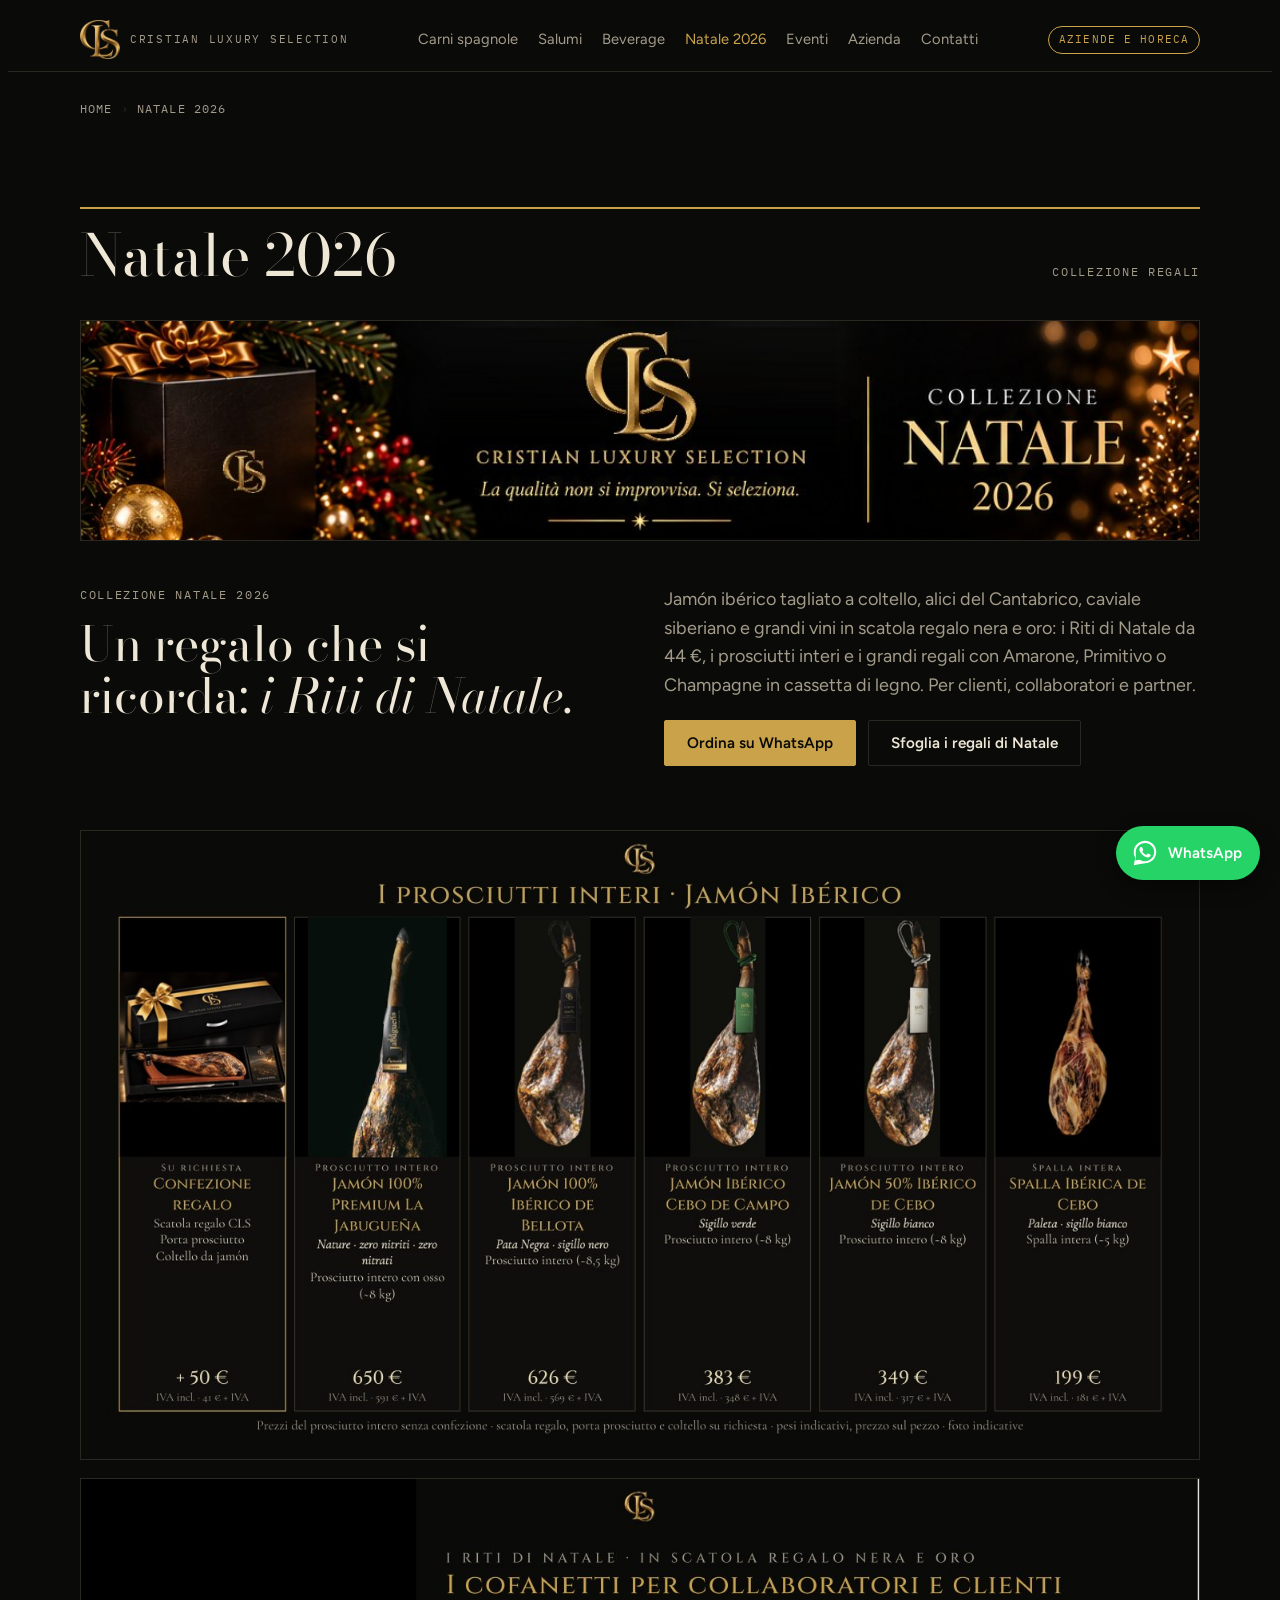
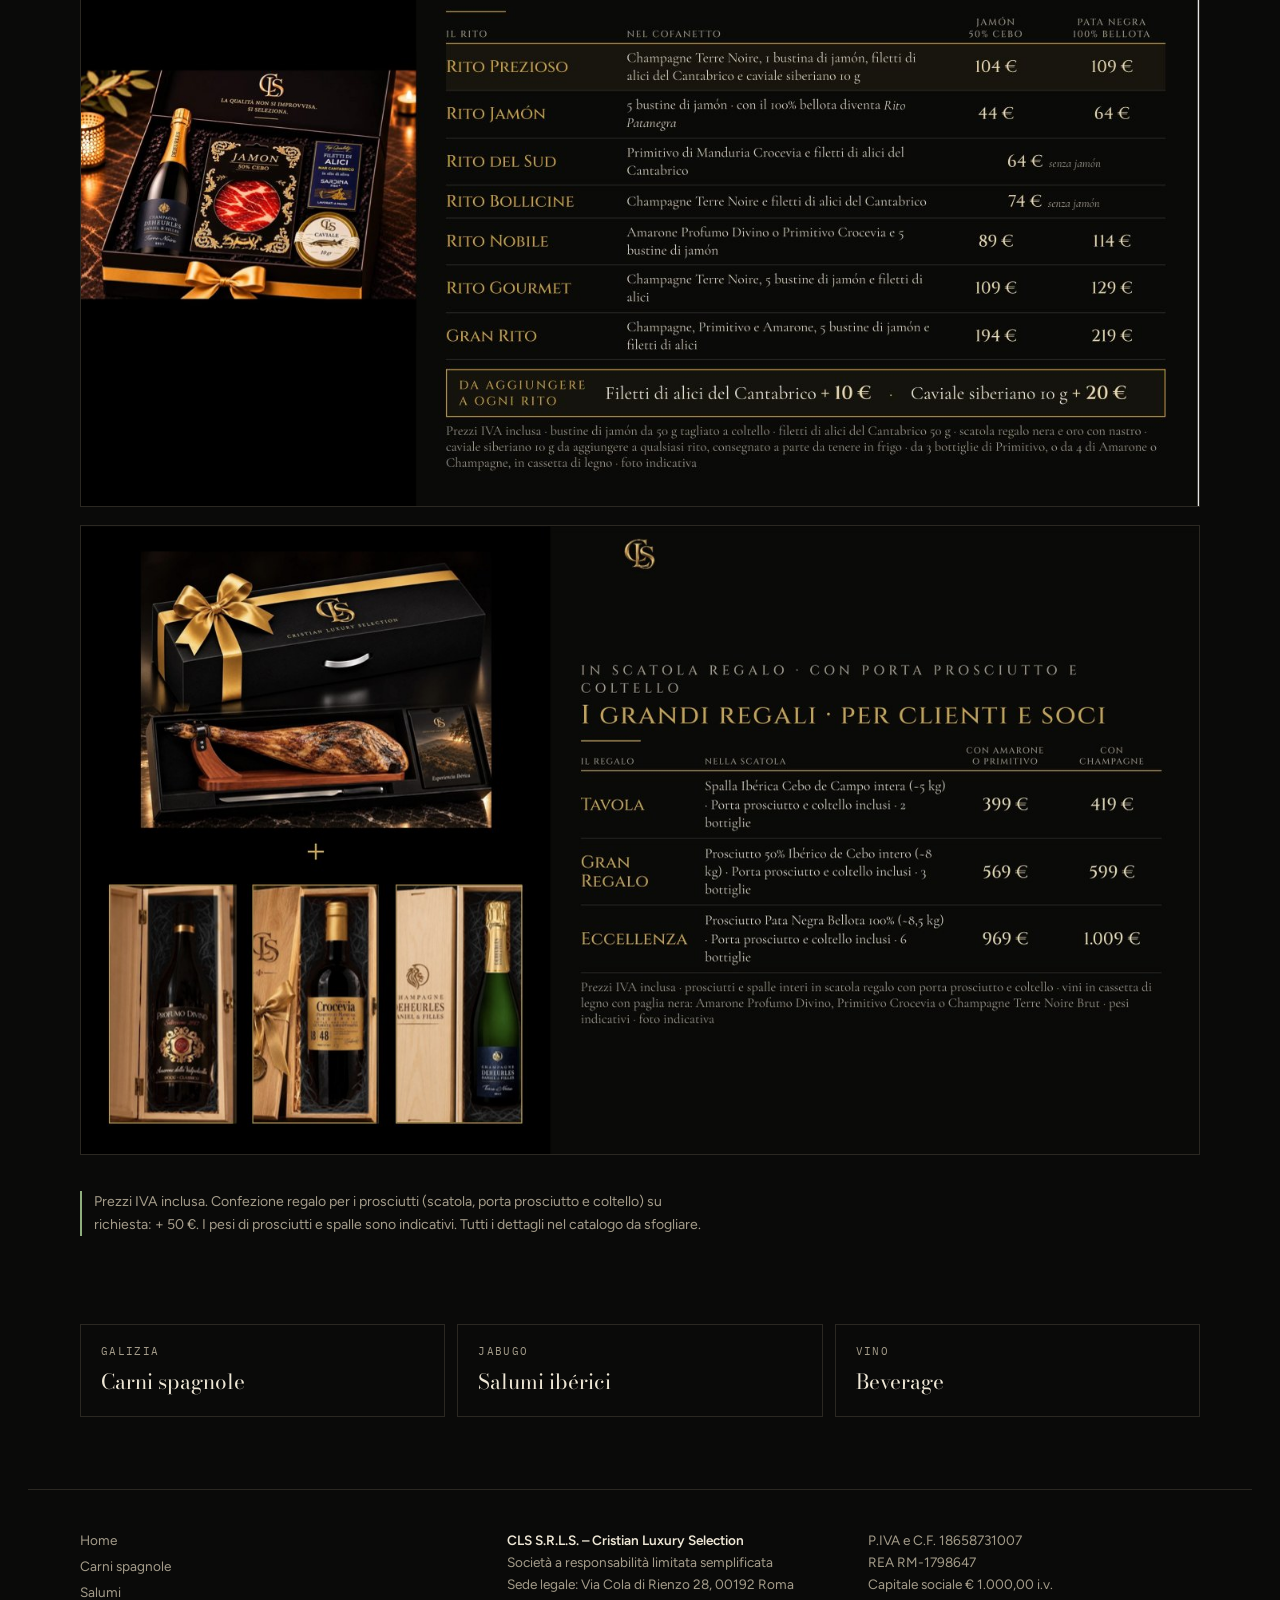
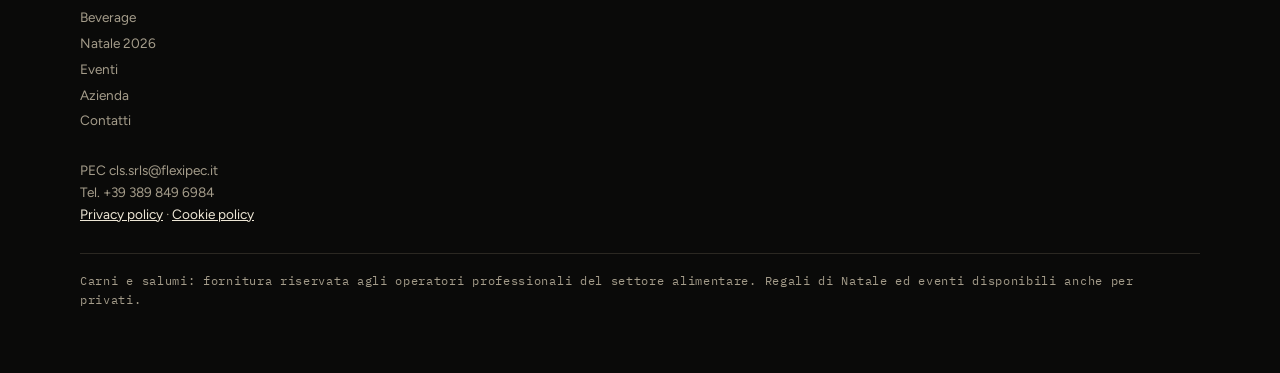
<file: natale.html>
<!doctype html>
<html lang="it">
<head>
<meta charset="utf-8">
<meta name="viewport" content="width=device-width,initial-scale=1,viewport-fit=cover">
<title>Collezione Natale 2026: i Riti di Natale, prosciutti ibérici e grandi vini · CLS</title>
<meta name="description" content="Collezione Natale 2026 CLS: i Riti di Natale con jamón ibérico, alici del Cantabrico, caviale e grandi vini, prosciutti interi e grandi regali in cassetta di legno. Per clienti, collaboratori e partner, ordini su WhatsApp.">
<meta property="og:type" content="website">
<meta property="og:site_name" content="CLS Cristian Luxury Selection">
<meta property="og:locale" content="it_IT">
<meta property="og:title" content="Collezione Natale 2026: i Riti di Natale, prosciutti ibérici e grandi vini · CLS">
<meta property="og:description" content="Collezione Natale 2026 CLS: i Riti di Natale con jamón ibérico, alici del Cantabrico, caviale e grandi vini, prosciutti interi e grandi regali in cassetta di legno. Per clienti, collaboratori e partner, ordini su WhatsApp.">
<link rel="canonical" href="https://www.cristianluxuryselection.com/natale.html">
<meta property="og:url" content="https://www.cristianluxuryselection.com/natale.html">
<meta property="og:image" content="https://www.cristianluxuryselection.com/og-image.jpg">
<meta name="twitter:card" content="summary_large_image">
<meta name="theme-color" content="#0A0A09">
<link rel="preconnect" href="https://fonts.googleapis.com">
<link rel="preconnect" href="https://fonts.gstatic.com" crossorigin>
<link rel="stylesheet" href="https://fonts.googleapis.com/css2?family=Cormorant+Garamond:ital,wght@0,400;0,500;1,400&family=Bodoni+Moda:ital,opsz,wght@0,6..96,400;0,6..96,600;1,6..96,400&family=Figtree:wght@400;500;600&family=IBM+Plex+Mono:wght@400;500&display=swap">
<link rel="stylesheet" href="style.css">
<script type="application/ld+json">{"@context": "https://schema.org", "@type": "BreadcrumbList", "itemListElement": [{"@type": "ListItem", "position": 1, "name": "Home", "item": "https://www.cristianluxuryselection.com/"}, {"@type": "ListItem", "position": 2, "name": "Natale 2026", "item": "https://www.cristianluxuryselection.com/natale.html"}]}</script>
</head>
<body>
<header class="top">
  <div class="wrap">
    <a class="brand" href="index.html" aria-label="CLS Cristian Luxury Selection, home"><i class="logo" role="img" aria-label="Logo CLS" style="width:40px"></i><span>Cristian Luxury Selection</span></a>
    <nav class="menu" id="menu" aria-label="Sezioni">
      <a href="carni-spagnole.html">Carni spagnole</a><a href="salumi-iberici.html">Salumi</a><a href="beverage.html">Beverage</a><a href="natale.html" aria-current="page">Natale 2026</a><a href="eventi.html">Eventi</a><a href="azienda.html">Azienda</a><a href="contatti.html">Contatti</a>
    </nav>
    <span class="pill">Aziende e Horeca</span>
    <button class="menu-btn" type="button" aria-expanded="false" aria-controls="menu" aria-label="Apri il menu"><span></span><span></span><span></span></button>
  </div>
</header>
<script>(function(){var h=document.querySelector('header.top'),b=h.querySelector('.menu-btn');b.addEventListener('click',function(){var o=h.classList.toggle('open');b.setAttribute('aria-expanded',o);b.setAttribute('aria-label',o?'Chiudi il menu':'Apri il menu')});})();</script>

<main class="wrap">
  <nav class="crumbs" aria-label="Percorso"><a href="index.html">Home</a><span>›</span>Natale 2026</nav>
  <section class="block" id="natale">
    <div class="chapter"><span class="t">Natale 2026</span><span class="s">Collezione regali</span></div>
    <figure class="xmas-head"><img src="img/cls-cristian-luxury-selection-collezione-natale-2026-0fe4.jpg" alt="CLS Cristian Luxury Selection, Collezione Natale 2026" width="1024" height="200"></figure>
    <div class="two">
      <div class="head">
        <p class="eyebrow">Collezione Natale 2026</p>
        <h2>Un regalo che si ricorda: <em>i Riti di Natale.</em></h2>
      </div>
      <div>
        <p class="lead">Jamón ibérico tagliato a coltello, alici del Cantabrico, caviale siberiano e grandi vini in scatola regalo nera e oro: i Riti di Natale da 44 €, i prosciutti interi e i grandi regali con Amarone, Primitivo o Champagne in cassetta di legno. Per clienti, collaboratori e partner.</p>
        <div class="cta-row" style="margin-top:20px"><a class="btn primary" href="https://wa.me/393898496984?text=Buongiorno%2C%20vorrei%20informazioni%20sulla%20Collezione%20Natale%202026%20CLS." target="_blank" rel="noopener">Ordina su WhatsApp</a><a class="btn ghost" href="regali-natale-2026-cls.pdf" target="_blank" rel="noopener">Sfoglia i regali di Natale</a></div>
      </div>
    </div>
    <div class="xmas-pages">
      <figure class="xmas-page"><img src="img/regali-di-natale-2026-cls-i-prosciutti-interi-bellota-100-pr-0af2.jpg" alt="Regali di Natale 2026 CLS: i prosciutti interi Bellota 100%, Premium, Cebo de Campo, Cebo e spalla ibérica, con confezione regalo su richiesta" width="1400" height="786" loading="lazy"></figure>
      <figure class="xmas-page"><img src="img/regali-di-natale-2026-cls-i-riti-di-natale-cofanetti-con-jam-f8c0.jpg" alt="Regali di Natale 2026 CLS: i Riti di Natale, cofanetti con jamón ibérico, alici del Cantabrico, caviale, Champagne, Amarone e Primitivo" width="1400" height="786" loading="lazy"></figure>
      <figure class="xmas-page"><img src="img/regali-di-natale-2026-cls-i-grandi-regali-prosciutto-o-spall-680d.jpg" alt="Regali di Natale 2026 CLS: i grandi regali, prosciutto o spalla intera in scatola regalo con porta prosciutto e coltello e vini in cassetta di legno" width="1400" height="786" loading="lazy"></figure>
    </div>
    <p class="note xmas-note">Prezzi IVA inclusa. Confezione regalo per i prosciutti (scatola, porta prosciutto e coltello) su richiesta: + 50 €. I pesi di prosciutti e spalle sono indicativi. Tutti i dettagli nel catalogo da sfogliare.</p>
  </section>
  <nav class="next-pages" aria-label="Altre pagine"><a href="carni-spagnole.html"><small>Galizia</small><b>Carni spagnole</b></a><a href="salumi-iberici.html"><small>Jabugo</small><b>Salumi ibérici</b></a><a href="beverage.html"><small>Vino</small><b>Beverage</b></a></nav>
</main>

<footer>
  <div class="wrap">
    <nav aria-label="Pagine del sito"><a href="index.html">Home</a><a href="carni-spagnole.html">Carni spagnole</a><a href="salumi-iberici.html">Salumi</a><a href="beverage.html">Beverage</a><a href="natale.html">Natale 2026</a><a href="eventi.html">Eventi</a><a href="azienda.html">Azienda</a><a href="contatti.html">Contatti</a></nav>
    <div>
      <p><strong>CLS S.R.L.S. – Cristian Luxury Selection</strong><br>Società a responsabilità limitata semplificata<br>Sede legale: Via Cola di Rienzo 28, 00192 Roma</p>
    </div>
    <div>
      <p>P.IVA e C.F. 18658731007<br>REA RM-1798647<br>Capitale sociale € 1.000,00 i.v.</p>
    </div>
    <div>
      <p>PEC cls.srls@flexipec.it<br>Tel. +39 389 849 6984<br><a href="privacy-policy.html">Privacy policy</a> · <a href="cookie-policy.html">Cookie policy</a></p>
    </div>
    <p class="b2b">Carni e salumi: fornitura riservata agli operatori professionali del settore alimentare. Regali di Natale ed eventi disponibili anche per privati.</p>
  </div>
</footer>
<a class="wa-float" href="https://wa.me/393898496984?text=Buongiorno%2C%20vorrei%20informazioni%20sui%20prodotti%20CLS." target="_blank" rel="noopener" aria-label="Scrivici su WhatsApp"><svg viewBox="0 0 32 32" width="30" height="30" aria-hidden="true"><path fill="#fff" d="M16.04 3C9.4 3 4 8.38 4 15c0 2.12.56 4.18 1.62 6L4 29l8.2-1.6A12.1 12.1 0 0 0 16.04 27C22.68 27 28 21.62 28 15S22.68 3 16.04 3zm0 21.8c-1.86 0-3.68-.5-5.27-1.45l-.38-.22-4.86.95.98-4.72-.25-.4A9.7 9.7 0 0 1 6.2 15c0-5.4 4.42-9.8 9.84-9.8 5.4 0 9.76 4.4 9.76 9.8s-4.36 9.8-9.76 9.8zm5.4-7.33c-.3-.15-1.75-.86-2.02-.96-.27-.1-.47-.15-.67.15-.2.3-.77.96-.94 1.16-.17.2-.35.22-.64.07-.3-.15-1.25-.46-2.38-1.47-.88-.78-1.47-1.75-1.64-2.05-.17-.3-.02-.46.13-.6.13-.14.3-.35.44-.52.15-.18.2-.3.3-.5.1-.2.05-.37-.03-.52-.07-.15-.67-1.6-.92-2.2-.24-.57-.48-.5-.67-.5h-.57c-.2 0-.52.08-.79.37-.27.3-1.04 1.01-1.04 2.47 0 1.45 1.06 2.86 1.21 3.06.15.2 2.09 3.18 5.06 4.46.71.3 1.26.49 1.69.62.71.23 1.36.2 1.87.12.57-.09 1.75-.71 2-1.4.25-.69.25-1.28.17-1.4-.07-.13-.27-.2-.57-.35z"/></svg><span>WhatsApp</span></a>
</body>
</html>
</file>
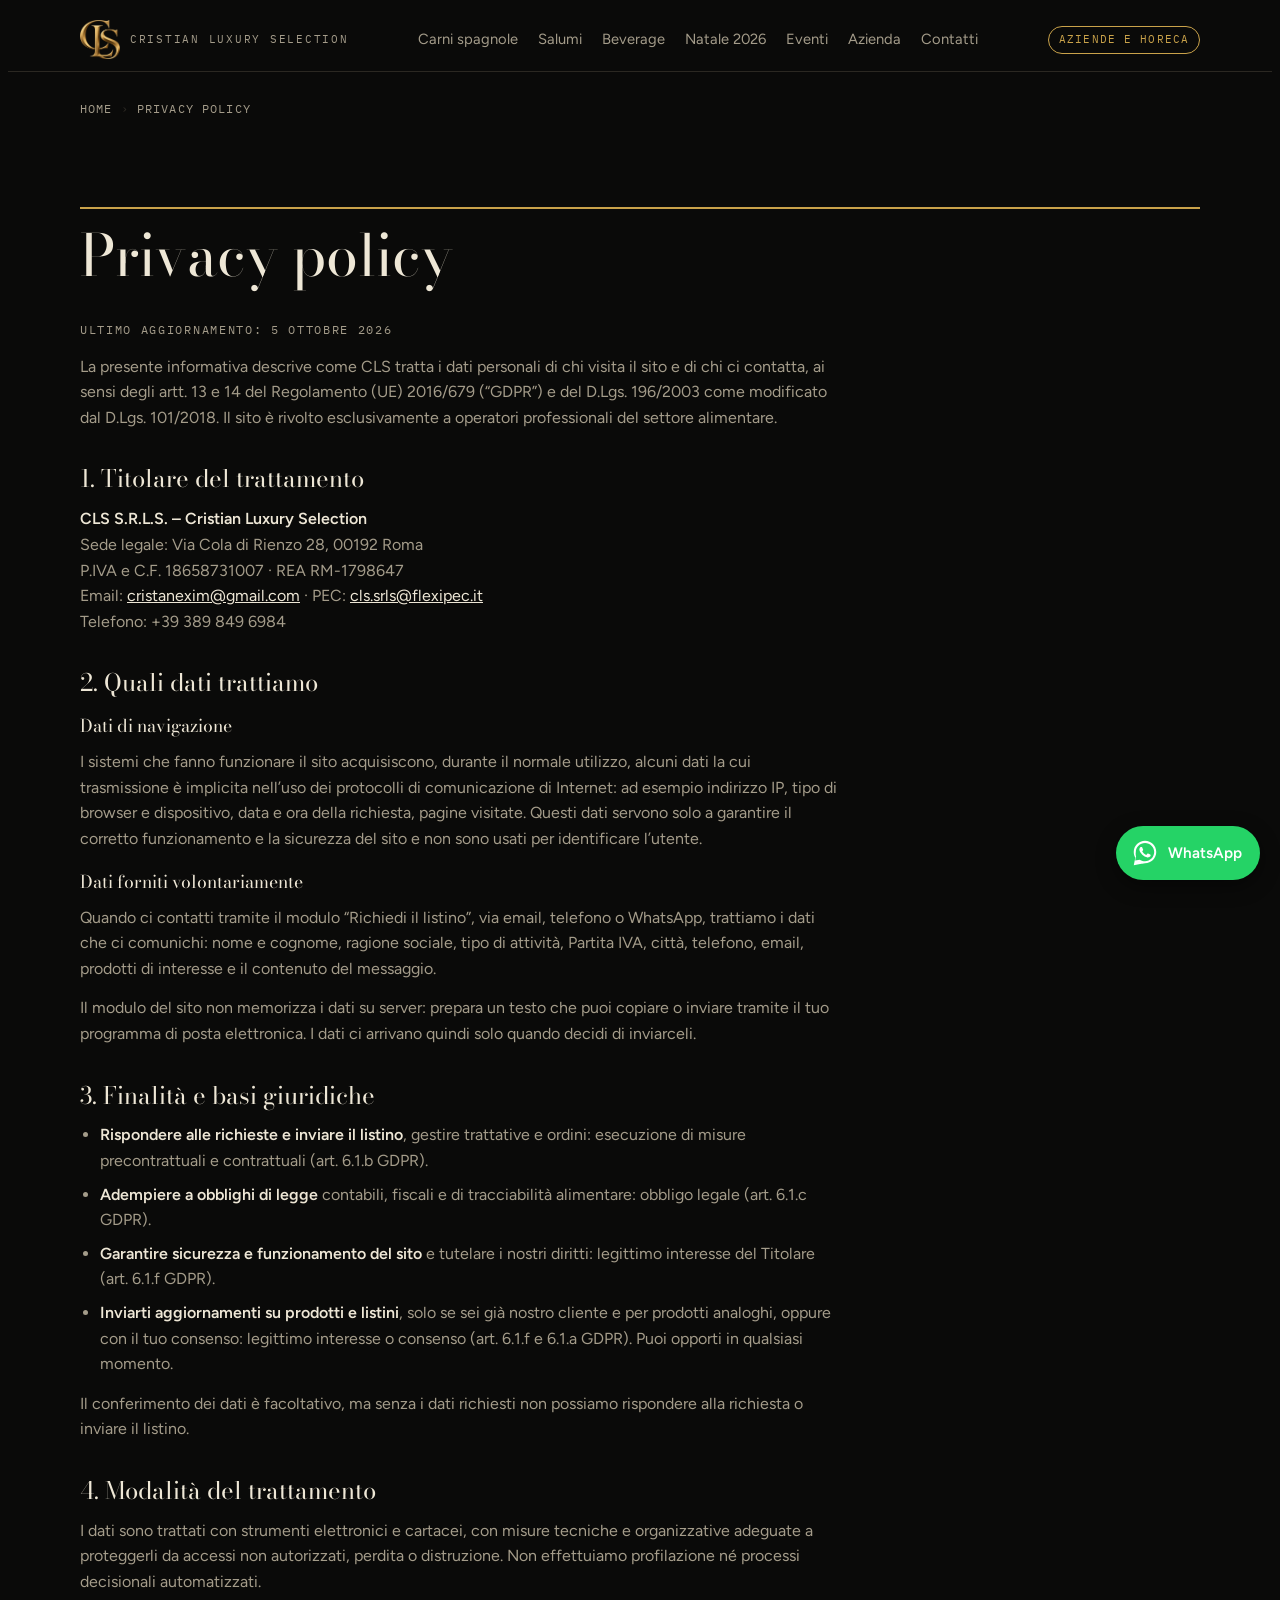
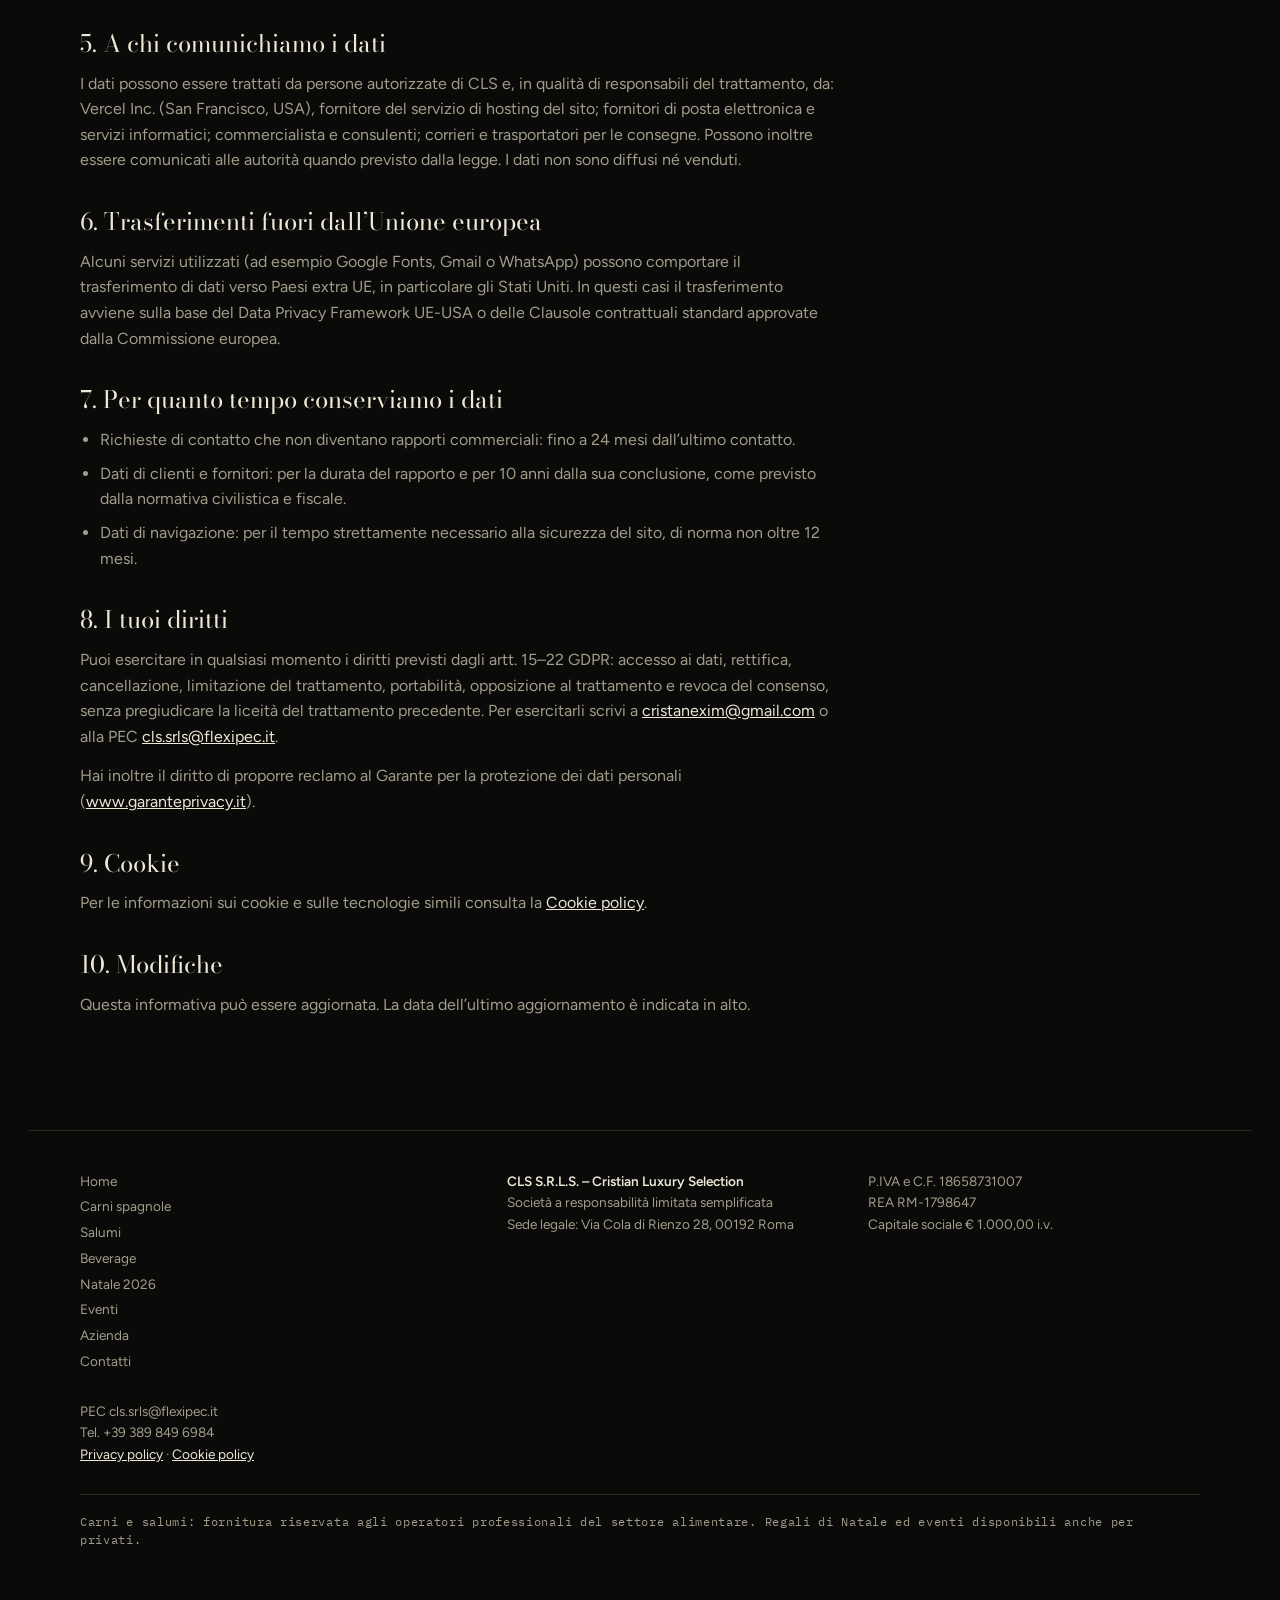
<file: privacy-policy.html>
<!doctype html>
<html lang="it">
<head>
<meta charset="utf-8">
<meta name="viewport" content="width=device-width,initial-scale=1,viewport-fit=cover">
<title>Privacy policy · CLS Cristian Luxury Selection</title>
<meta name="description" content="Informativa sul trattamento dei dati personali di CLS S.R.L.S. ai sensi del Regolamento (UE) 2016/679 (GDPR).">
<meta property="og:type" content="website">
<meta property="og:site_name" content="CLS Cristian Luxury Selection">
<meta property="og:locale" content="it_IT">
<meta property="og:title" content="Privacy policy · CLS Cristian Luxury Selection">
<meta property="og:description" content="Informativa sul trattamento dei dati personali di CLS S.R.L.S. ai sensi del Regolamento (UE) 2016/679 (GDPR).">
<link rel="canonical" href="https://www.cristianluxuryselection.com/privacy-policy.html">
<meta property="og:url" content="https://www.cristianluxuryselection.com/privacy-policy.html">
<meta property="og:image" content="https://www.cristianluxuryselection.com/og-image.jpg">
<meta name="twitter:card" content="summary_large_image">
<meta name="theme-color" content="#0A0A09">
<link rel="preconnect" href="https://fonts.googleapis.com">
<link rel="preconnect" href="https://fonts.gstatic.com" crossorigin>
<link rel="stylesheet" href="https://fonts.googleapis.com/css2?family=Cormorant+Garamond:ital,wght@0,400;0,500;1,400&family=Bodoni+Moda:ital,opsz,wght@0,6..96,400;0,6..96,600;1,6..96,400&family=Figtree:wght@400;500;600&family=IBM+Plex+Mono:wght@400;500&display=swap">
<link rel="stylesheet" href="style.css">
<script type="application/ld+json">{"@context": "https://schema.org", "@type": "BreadcrumbList", "itemListElement": [{"@type": "ListItem", "position": 1, "name": "Home", "item": "https://www.cristianluxuryselection.com/"}, {"@type": "ListItem", "position": 2, "name": "Privacy policy", "item": "https://www.cristianluxuryselection.com/privacy-policy.html"}]}</script>
</head>
<body>
<header class="top">
  <div class="wrap">
    <a class="brand" href="index.html" aria-label="CLS Cristian Luxury Selection, home"><i class="logo" role="img" aria-label="Logo CLS" style="width:40px"></i><span>Cristian Luxury Selection</span></a>
    <nav class="menu" id="menu" aria-label="Sezioni">
      <a href="carni-spagnole.html">Carni spagnole</a><a href="salumi-iberici.html">Salumi</a><a href="beverage.html">Beverage</a><a href="natale.html">Natale 2026</a><a href="eventi.html">Eventi</a><a href="azienda.html">Azienda</a><a href="contatti.html">Contatti</a>
    </nav>
    <span class="pill">Aziende e Horeca</span>
    <button class="menu-btn" type="button" aria-expanded="false" aria-controls="menu" aria-label="Apri il menu"><span></span><span></span><span></span></button>
  </div>
</header>
<script>(function(){var h=document.querySelector('header.top'),b=h.querySelector('.menu-btn');b.addEventListener('click',function(){var o=h.classList.toggle('open');b.setAttribute('aria-expanded',o);b.setAttribute('aria-label',o?'Chiudi il menu':'Apri il menu')});})();</script>

<main class="wrap">
  <nav class="crumbs" aria-label="Percorso"><a href="index.html">Home</a><span>›</span>Privacy policy</nav>
  <section class="block" id="legal">
    <div class="chapter"><h1 class="t">Privacy policy</h1></div>

    <div class="legal">
      <p class="eyebrow">Ultimo aggiornamento: 5 ottobre 2026</p>
      <p>La presente informativa descrive come CLS tratta i dati personali di chi visita il sito e di chi ci contatta, ai sensi degli artt. 13 e 14 del Regolamento (UE) 2016/679 (“GDPR”) e del D.Lgs. 196/2003 come modificato dal D.Lgs. 101/2018. Il sito è rivolto esclusivamente a operatori professionali del settore alimentare.</p>

      <h2>1. Titolare del trattamento</h2>
      <p><strong>CLS S.R.L.S. – Cristian Luxury Selection</strong><br>
Sede legale: Via Cola di Rienzo 28, 00192 Roma<br>
P.IVA e C.F. 18658731007 · REA RM-1798647<br>
Email: <a href="mailto:cristanexim@gmail.com">cristanexim@gmail.com</a> · PEC: <a href="mailto:cls.srls@flexipec.it">cls.srls@flexipec.it</a><br>
Telefono: +39 389 849 6984</p>

      <h2>2. Quali dati trattiamo</h2>
      <h3>Dati di navigazione</h3>
      <p>I sistemi che fanno funzionare il sito acquisiscono, durante il normale utilizzo, alcuni dati la cui trasmissione è implicita nell’uso dei protocolli di comunicazione di Internet: ad esempio indirizzo IP, tipo di browser e dispositivo, data e ora della richiesta, pagine visitate. Questi dati servono solo a garantire il corretto funzionamento e la sicurezza del sito e non sono usati per identificare l’utente.</p>
      <h3>Dati forniti volontariamente</h3>
      <p>Quando ci contatti tramite il modulo “Richiedi il listino”, via email, telefono o WhatsApp, trattiamo i dati che ci comunichi: nome e cognome, ragione sociale, tipo di attività, Partita IVA, città, telefono, email, prodotti di interesse e il contenuto del messaggio.</p>
      <p>Il modulo del sito non memorizza i dati su server: prepara un testo che puoi copiare o inviare tramite il tuo programma di posta elettronica. I dati ci arrivano quindi solo quando decidi di inviarceli.</p>

      <h2>3. Finalità e basi giuridiche</h2>
      <ul>
        <li><strong>Rispondere alle richieste e inviare il listino</strong>, gestire trattative e ordini: esecuzione di misure precontrattuali e contrattuali (art. 6.1.b GDPR).</li>
        <li><strong>Adempiere a obblighi di legge</strong> contabili, fiscali e di tracciabilità alimentare: obbligo legale (art. 6.1.c GDPR).</li>
        <li><strong>Garantire sicurezza e funzionamento del sito</strong> e tutelare i nostri diritti: legittimo interesse del Titolare (art. 6.1.f GDPR).</li>
        <li><strong>Inviarti aggiornamenti su prodotti e listini</strong>, solo se sei già nostro cliente e per prodotti analoghi, oppure con il tuo consenso: legittimo interesse o consenso (art. 6.1.f e 6.1.a GDPR). Puoi opporti in qualsiasi momento.</li>
      </ul>
      <p>Il conferimento dei dati è facoltativo, ma senza i dati richiesti non possiamo rispondere alla richiesta o inviare il listino.</p>

      <h2>4. Modalità del trattamento</h2>
      <p>I dati sono trattati con strumenti elettronici e cartacei, con misure tecniche e organizzative adeguate a proteggerli da accessi non autorizzati, perdita o distruzione. Non effettuiamo profilazione né processi decisionali automatizzati.</p>

      <h2>5. A chi comunichiamo i dati</h2>
      <p>I dati possono essere trattati da persone autorizzate di CLS e, in qualità di responsabili del trattamento, da: Vercel Inc. (San Francisco, USA), fornitore del servizio di hosting del sito; fornitori di posta elettronica e servizi informatici; commercialista e consulenti; corrieri e trasportatori per le consegne. Possono inoltre essere comunicati alle autorità quando previsto dalla legge. I dati non sono diffusi né venduti.</p>

      <h2>6. Trasferimenti fuori dall’Unione europea</h2>
      <p>Alcuni servizi utilizzati (ad esempio Google Fonts, Gmail o WhatsApp) possono comportare il trasferimento di dati verso Paesi extra UE, in particolare gli Stati Uniti. In questi casi il trasferimento avviene sulla base del Data Privacy Framework UE-USA o delle Clausole contrattuali standard approvate dalla Commissione europea.</p>

      <h2>7. Per quanto tempo conserviamo i dati</h2>
      <ul>
        <li>Richieste di contatto che non diventano rapporti commerciali: fino a 24 mesi dall’ultimo contatto.</li>
        <li>Dati di clienti e fornitori: per la durata del rapporto e per 10 anni dalla sua conclusione, come previsto dalla normativa civilistica e fiscale.</li>
        <li>Dati di navigazione: per il tempo strettamente necessario alla sicurezza del sito, di norma non oltre 12 mesi.</li>
      </ul>

      <h2>8. I tuoi diritti</h2>
      <p>Puoi esercitare in qualsiasi momento i diritti previsti dagli artt. 15–22 GDPR: accesso ai dati, rettifica, cancellazione, limitazione del trattamento, portabilità, opposizione al trattamento e revoca del consenso, senza pregiudicare la liceità del trattamento precedente. Per esercitarli scrivi a <a href="mailto:cristanexim@gmail.com">cristanexim@gmail.com</a> o alla PEC <a href="mailto:cls.srls@flexipec.it">cls.srls@flexipec.it</a>.</p>
      <p>Hai inoltre il diritto di proporre reclamo al Garante per la protezione dei dati personali (<a href="https://www.garanteprivacy.it" rel="noopener" target="_blank">www.garanteprivacy.it</a>).</p>

      <h2>9. Cookie</h2>
      <p>Per le informazioni sui cookie e sulle tecnologie simili consulta la <a href="cookie-policy.html">Cookie policy</a>.</p>

      <h2>10. Modifiche</h2>
      <p>Questa informativa può essere aggiornata. La data dell’ultimo aggiornamento è indicata in alto.</p>
    </div>
  </section>
</main>

<footer>
  <div class="wrap">
    <nav aria-label="Pagine del sito"><a href="index.html">Home</a><a href="carni-spagnole.html">Carni spagnole</a><a href="salumi-iberici.html">Salumi</a><a href="beverage.html">Beverage</a><a href="natale.html">Natale 2026</a><a href="eventi.html">Eventi</a><a href="azienda.html">Azienda</a><a href="contatti.html">Contatti</a></nav>
    <div>
      <p><strong>CLS S.R.L.S. – Cristian Luxury Selection</strong><br>Società a responsabilità limitata semplificata<br>Sede legale: Via Cola di Rienzo 28, 00192 Roma</p>
    </div>
    <div>
      <p>P.IVA e C.F. 18658731007<br>REA RM-1798647<br>Capitale sociale € 1.000,00 i.v.</p>
    </div>
    <div>
      <p>PEC cls.srls@flexipec.it<br>Tel. +39 389 849 6984<br><a href="privacy-policy.html">Privacy policy</a> · <a href="cookie-policy.html">Cookie policy</a></p>
    </div>
    <p class="b2b">Carni e salumi: fornitura riservata agli operatori professionali del settore alimentare. Regali di Natale ed eventi disponibili anche per privati.</p>
  </div>
</footer>
<a class="wa-float" href="https://wa.me/393898496984?text=Buongiorno%2C%20vorrei%20informazioni%20sui%20prodotti%20CLS." target="_blank" rel="noopener" aria-label="Scrivici su WhatsApp"><svg viewBox="0 0 32 32" width="30" height="30" aria-hidden="true"><path fill="#fff" d="M16.04 3C9.4 3 4 8.38 4 15c0 2.12.56 4.18 1.62 6L4 29l8.2-1.6A12.1 12.1 0 0 0 16.04 27C22.68 27 28 21.62 28 15S22.68 3 16.04 3zm0 21.8c-1.86 0-3.68-.5-5.27-1.45l-.38-.22-4.86.95.98-4.72-.25-.4A9.7 9.7 0 0 1 6.2 15c0-5.4 4.42-9.8 9.84-9.8 5.4 0 9.76 4.4 9.76 9.8s-4.36 9.8-9.76 9.8zm5.4-7.33c-.3-.15-1.75-.86-2.02-.96-.27-.1-.47-.15-.67.15-.2.3-.77.96-.94 1.16-.17.2-.35.22-.64.07-.3-.15-1.25-.46-2.38-1.47-.88-.78-1.47-1.75-1.64-2.05-.17-.3-.02-.46.13-.6.13-.14.3-.35.44-.52.15-.18.2-.3.3-.5.1-.2.05-.37-.03-.52-.07-.15-.67-1.6-.92-2.2-.24-.57-.48-.5-.67-.5h-.57c-.2 0-.52.08-.79.37-.27.3-1.04 1.01-1.04 2.47 0 1.45 1.06 2.86 1.21 3.06.15.2 2.09 3.18 5.06 4.46.71.3 1.26.49 1.69.62.71.23 1.36.2 1.87.12.57-.09 1.75-.71 2-1.4.25-.69.25-1.28.17-1.4-.07-.13-.27-.2-.57-.35z"/></svg><span>WhatsApp</span></a>
</body>
</html>
</file>
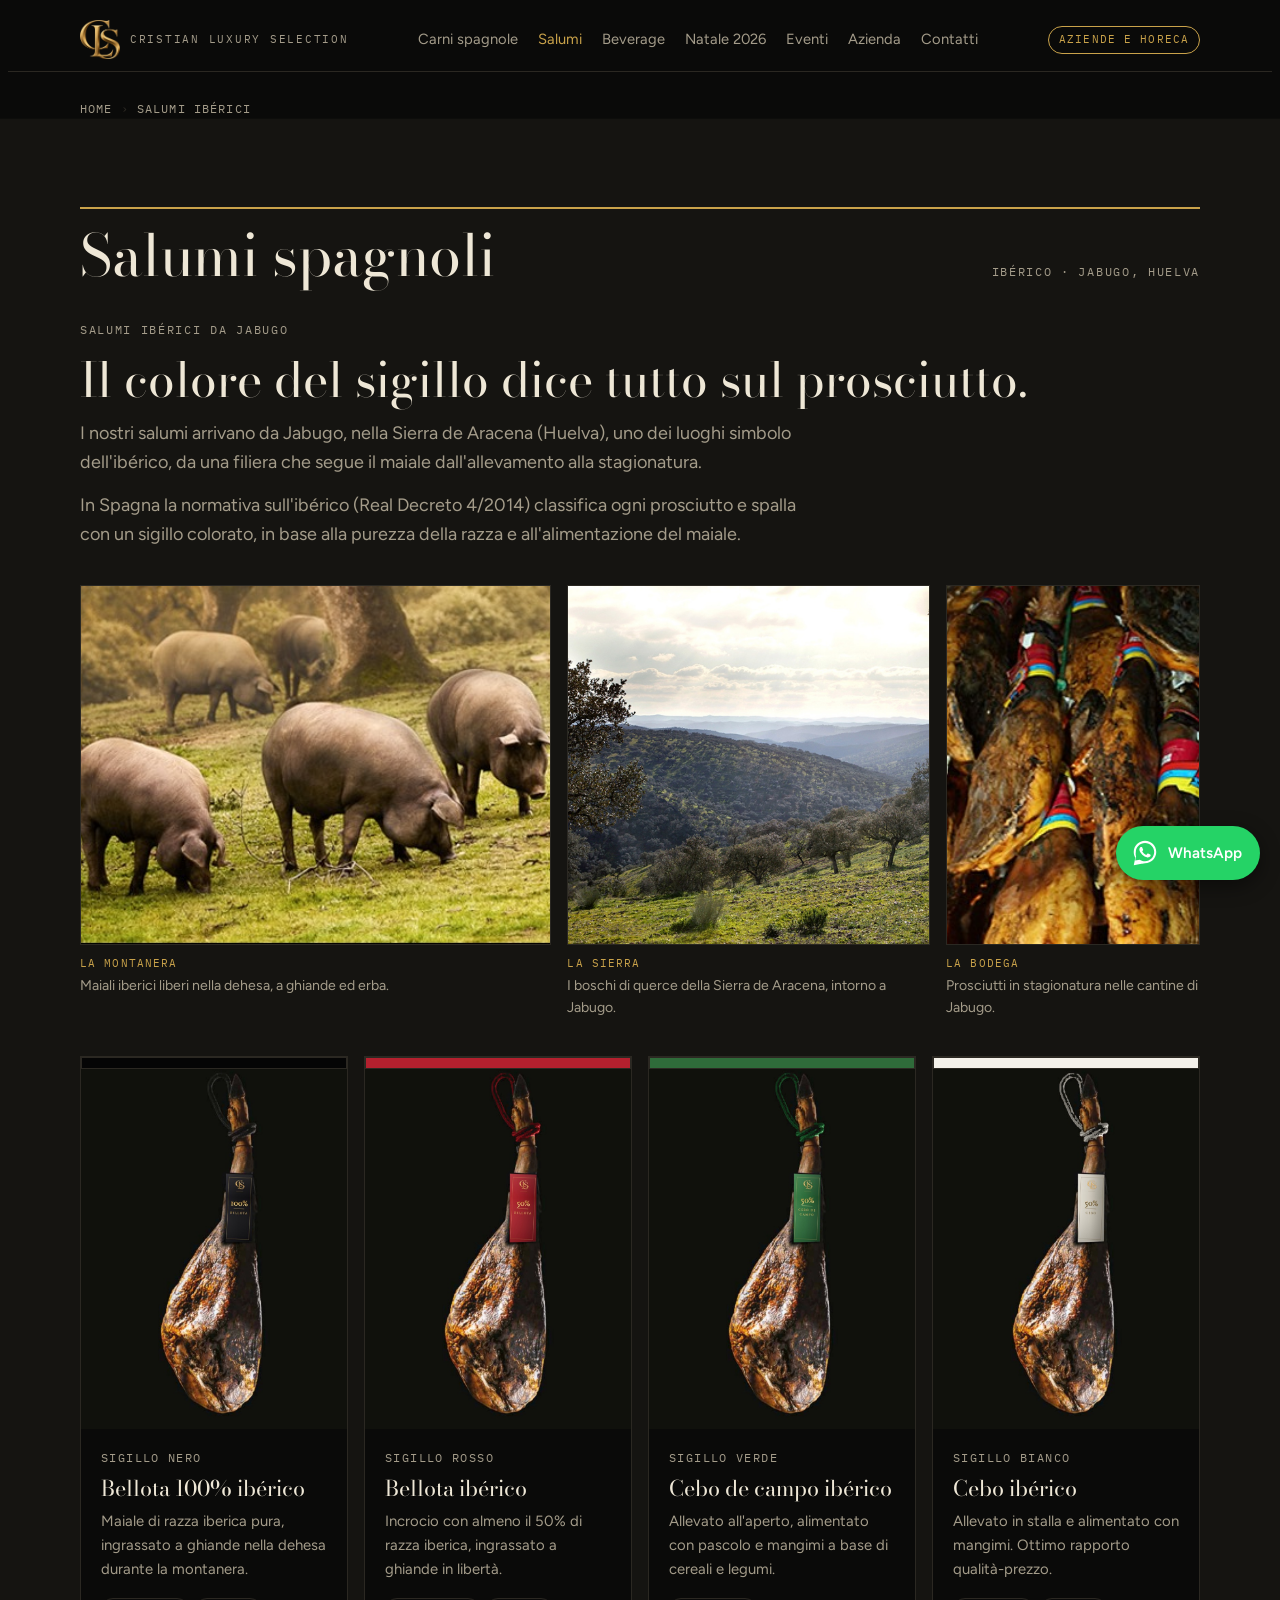
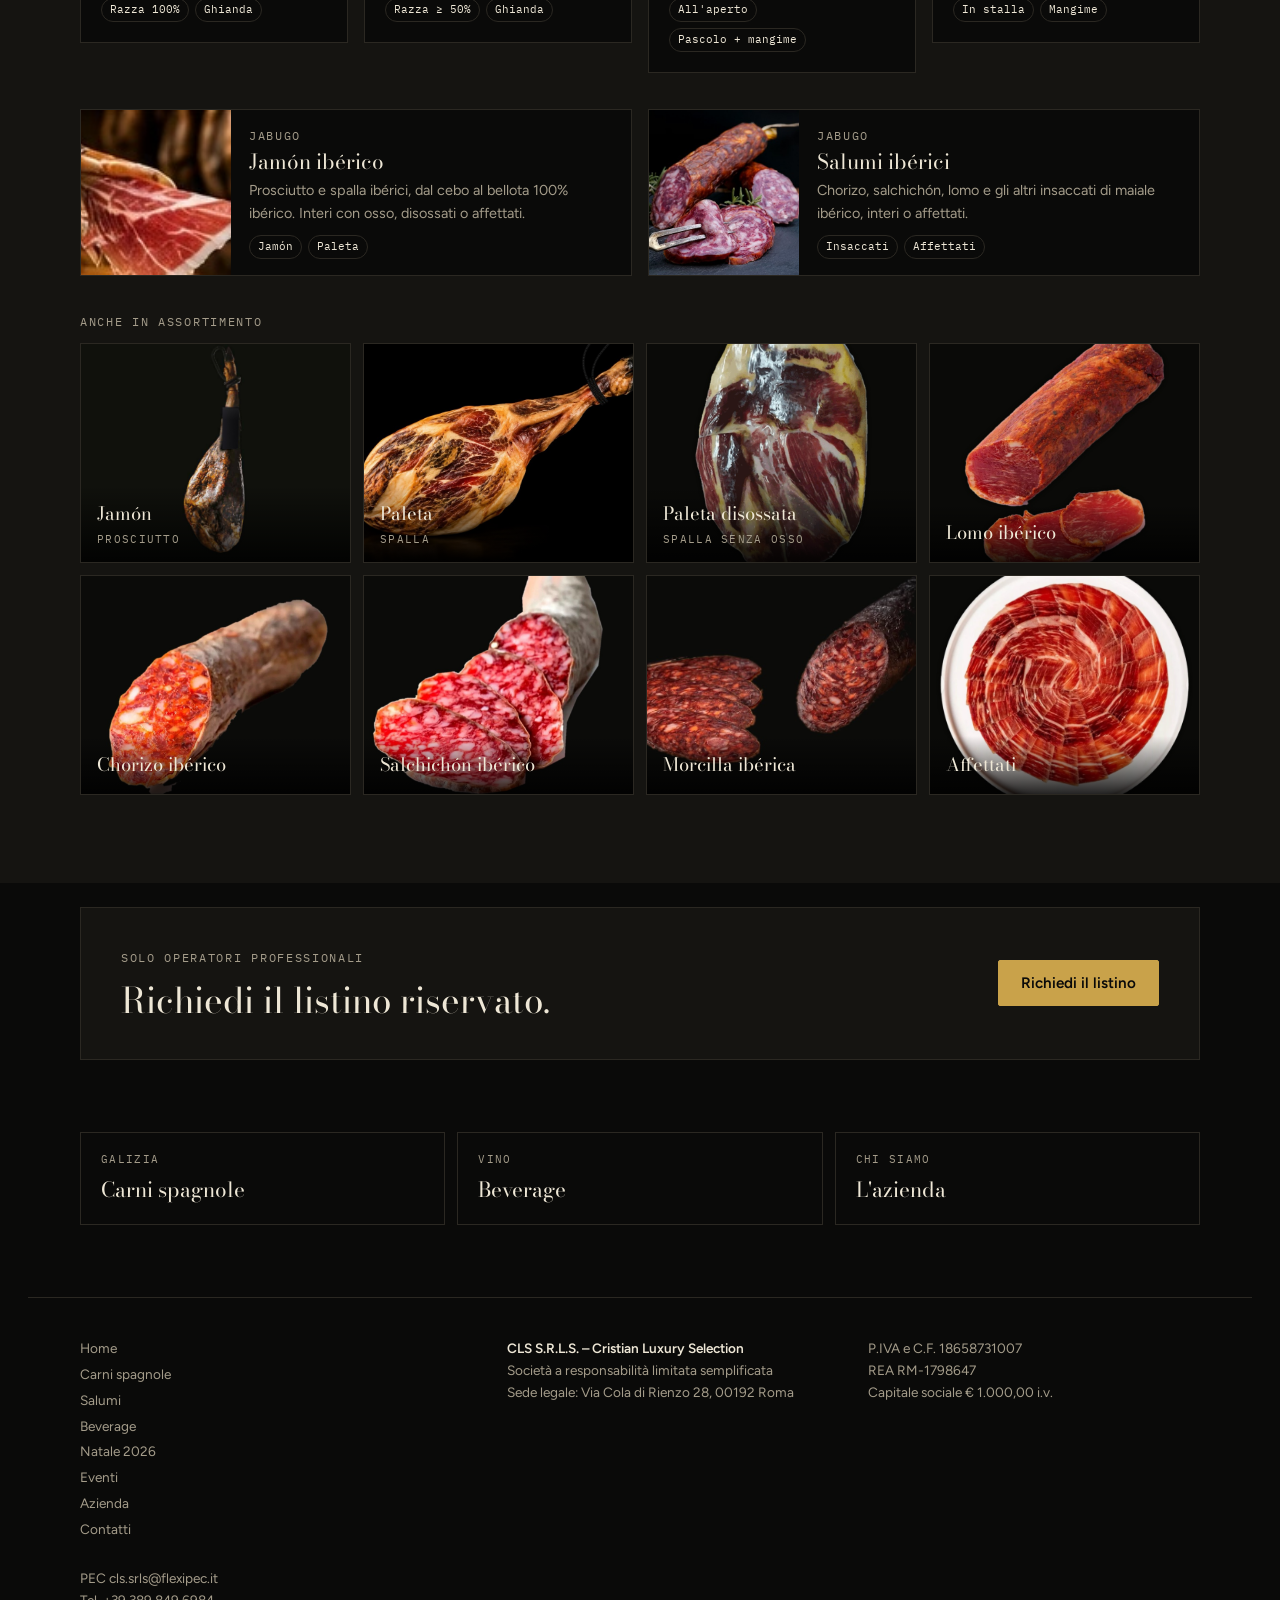
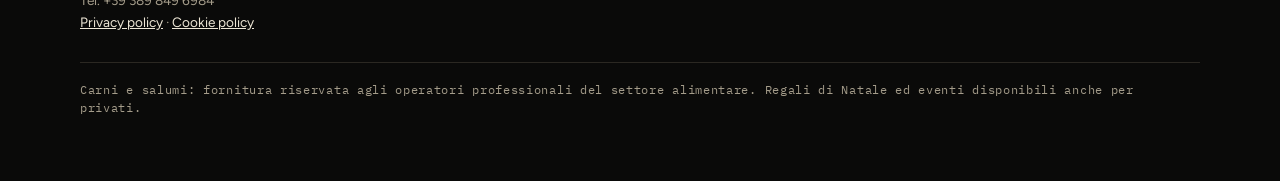
<file: salumi-iberici.html>
<!doctype html>
<html lang="it">
<head>
<meta charset="utf-8">
<meta name="viewport" content="width=device-width,initial-scale=1,viewport-fit=cover">
<title>Salumi ibérici di Jabugo: jamón, paleta e insaccati · CLS</title>
<meta name="description" content="Jamón e paleta ibérici di Jabugo con sigillo nero, rosso, verde e bianco, chorizo, salchichón e morcilla ibérici per la ristorazione e le gastronomie.">
<meta property="og:type" content="website">
<meta property="og:site_name" content="CLS Cristian Luxury Selection">
<meta property="og:locale" content="it_IT">
<meta property="og:title" content="Salumi ibérici di Jabugo: jamón, paleta e insaccati · CLS">
<meta property="og:description" content="Jamón e paleta ibérici di Jabugo con sigillo nero, rosso, verde e bianco, chorizo, salchichón e morcilla ibérici per la ristorazione e le gastronomie.">
<link rel="canonical" href="https://www.cristianluxuryselection.com/salumi-iberici.html">
<meta property="og:url" content="https://www.cristianluxuryselection.com/salumi-iberici.html">
<meta property="og:image" content="https://www.cristianluxuryselection.com/og-image.jpg">
<meta name="twitter:card" content="summary_large_image">
<meta name="theme-color" content="#0A0A09">
<link rel="preconnect" href="https://fonts.googleapis.com">
<link rel="preconnect" href="https://fonts.gstatic.com" crossorigin>
<link rel="stylesheet" href="https://fonts.googleapis.com/css2?family=Cormorant+Garamond:ital,wght@0,400;0,500;1,400&family=Bodoni+Moda:ital,opsz,wght@0,6..96,400;0,6..96,600;1,6..96,400&family=Figtree:wght@400;500;600&family=IBM+Plex+Mono:wght@400;500&display=swap">
<link rel="stylesheet" href="style.css">
<script type="application/ld+json">{"@context": "https://schema.org", "@type": "BreadcrumbList", "itemListElement": [{"@type": "ListItem", "position": 1, "name": "Home", "item": "https://www.cristianluxuryselection.com/"}, {"@type": "ListItem", "position": 2, "name": "Salumi", "item": "https://www.cristianluxuryselection.com/salumi-iberici.html"}]}</script>
</head>
<body>
<header class="top">
  <div class="wrap">
    <a class="brand" href="index.html" aria-label="CLS Cristian Luxury Selection, home"><i class="logo" role="img" aria-label="Logo CLS" style="width:40px"></i><span>Cristian Luxury Selection</span></a>
    <nav class="menu" id="menu" aria-label="Sezioni">
      <a href="carni-spagnole.html">Carni spagnole</a><a href="salumi-iberici.html" aria-current="page">Salumi</a><a href="beverage.html">Beverage</a><a href="natale.html">Natale 2026</a><a href="eventi.html">Eventi</a><a href="azienda.html">Azienda</a><a href="contatti.html">Contatti</a>
    </nav>
    <span class="pill">Aziende e Horeca</span>
    <button class="menu-btn" type="button" aria-expanded="false" aria-controls="menu" aria-label="Apri il menu"><span></span><span></span><span></span></button>
  </div>
</header>
<script>(function(){var h=document.querySelector('header.top'),b=h.querySelector('.menu-btn');b.addEventListener('click',function(){var o=h.classList.toggle('open');b.setAttribute('aria-expanded',o);b.setAttribute('aria-label',o?'Chiudi il menu':'Apri il menu')});})();</script>

<main class="wrap">
  <nav class="crumbs" aria-label="Percorso"><a href="index.html">Home</a><span>›</span>Salumi ibérici</nav>
  <section class="block band" id="iberico">
    <div class="chapter"><h1 class="t">Salumi spagnoli</h1><span class="s">Ibérico · Jabugo, Huelva</span></div>
    <div class="head">
      <p class="eyebrow">Salumi ibérici da Jabugo</p>
      <h2>Il colore del sigillo dice tutto sul prosciutto.</h2>
      <p class="lead">I nostri salumi arrivano da Jabugo, nella Sierra de Aracena (Huelva), uno dei luoghi simbolo dell'ibérico, da una filiera che segue il maiale dall'allevamento alla stagionatura.</p>
      <p class="lead">In Spagna la normativa sull'ibérico (Real Decreto 4/2014) classifica ogni prosciutto e spalla con un sigillo colorato, in base alla purezza della razza e all'alimentazione del maiale.</p>
    </div>
    <div class="gallery gallery-3">
      <figure><img src="img/maiali-di-razza-iberica-al-pascolo-nella-dehesa-4061.jpg" alt="Maiali di razza iberica al pascolo nella dehesa" width="715" height="315" loading="lazy"><figcaption><b>La montanera</b>Maiali iberici liberi nella dehesa, a ghiande ed erba.</figcaption></figure>
      <figure><img src="img/colline-e-querce-della-sierra-de-aracena-5710.jpg" alt="Colline e querce della Sierra de Aracena" width="800" height="600" loading="lazy"><figcaption><b>La Sierra</b>I boschi di querce della Sierra de Aracena, intorno a Jabugo.</figcaption></figure>
      <figure><img src="img/prosciutti-iberici-appesi-in-stagionatura-a667.jpg" alt="Prosciutti ibérici appesi in stagionatura" width="243" height="296" loading="lazy"><figcaption><b>La bodega</b>Prosciutti in stagionatura nelle cantine di Jabugo.</figcaption></figure>
    </div>
    <div class="labels">
      <article class="lbl"><div class="tag" style="background:var(--lbl-black)"></div><img class="lbl-img" src="img/jamon-de-bellota-100-iberico-intero-con-etichetta-nera-0a60.jpg" alt="Jamón de bellota 100% ibérico intero, con etichetta nera" width="600" height="1925" loading="lazy"><div class="body"><span class="kind">Sigillo nero</span><h3>Bellota 100% ibérico</h3><p>Maiale di razza iberica pura, ingrassato a ghiande nella dehesa durante la montanera.</p><div class="bits"><span>Razza 100%</span><span>Ghianda</span></div></div></article>
      <article class="lbl"><div class="tag" style="background:var(--lbl-red)"></div><img class="lbl-img" src="img/prosciutto-iberico-con-sigillo-rosso-4c64.jpg" alt="Prosciutto ibérico con sigillo rosso" width="600" height="1925" loading="lazy"><div class="body"><span class="kind">Sigillo rosso</span><h3>Bellota ibérico</h3><p>Incrocio con almeno il 50% di razza iberica, ingrassato a ghiande in libertà.</p><div class="bits"><span>Razza ≥ 50%</span><span>Ghianda</span></div></div></article>
      <article class="lbl"><div class="tag" style="background:var(--lbl-green)"></div><img class="lbl-img" src="img/prosciutto-iberico-con-sigillo-verde-b151.jpg" alt="Prosciutto ibérico con sigillo verde" width="600" height="1925" loading="lazy"><div class="body"><span class="kind">Sigillo verde</span><h3>Cebo de campo ibérico</h3><p>Allevato all'aperto, alimentato con pascolo e mangimi a base di cereali e legumi.</p><div class="bits"><span>All'aperto</span><span>Pascolo + mangime</span></div></div></article>
      <article class="lbl"><div class="tag" style="background:var(--lbl-white)"></div><img class="lbl-img" src="img/prosciutto-iberico-con-sigillo-bianco-bed2.jpg" alt="Prosciutto ibérico con sigillo bianco" width="600" height="1925" loading="lazy"><div class="body"><span class="kind">Sigillo bianco</span><h3>Cebo ibérico</h3><p>Allevato in stalla e alimentato con mangimi. Ottimo rapporto qualità-prezzo.</p><div class="bits"><span>In stalla</span><span>Mangime</span></div></div></article>
    </div>
    <div class="pcards pcards-2">
      <article class="pcard"><img src="img/jamon-iberico-affettato-a-coltello-ec1c.jpg" alt="Jamón ibérico affettato a coltello" width="150" height="102" loading="lazy"><div><span class="eyebrow">Jabugo</span><h3>Jamón ibérico</h3><p>Prosciutto e spalla ibérici, dal cebo al bellota 100% ibérico. Interi con osso, disossati o affettati.</p><div class="bits"><span>Jamón</span><span>Paleta</span></div></div></article>
      <article class="pcard"><img src="img/chorizo-iberico-stagionato-intero-e-affettato-60f8.jpg" alt="Chorizo ibérico stagionato, intero e affettato" width="520" height="480" loading="lazy"><div><span class="eyebrow">Jabugo</span><h3>Salumi ibérici</h3><p>Chorizo, salchichón, lomo e gli altri insaccati di maiale ibérico, interi o affettati.</p><div class="bits"><span>Insaccati</span><span>Affettati</span></div></div></article>
    </div>
    <div class="head" style="gap:12px">
      <p class="eyebrow">Anche in assortimento</p>
      <div class="assort">
        <figure class="as as-img"><img src="img/jamon-iberico-intero-4e4d.jpg" alt="Jamón ibérico intero" loading="lazy"><figcaption><b>Jamón</b><small>prosciutto</small></figcaption></figure>
        <figure class="as as-img"><img src="img/paleta-iberica-intera-con-cordone-nero-5527.jpg" alt="Paleta ibérica intera con cordone nero" loading="lazy" style="object-fit:cover;background:#000"><figcaption><b>Paleta</b><small>spalla</small></figcaption></figure>
        <figure class="as as-img"><img src="img/paleta-iberica-disossata-sottovuoto-su-fondo-nero-1199.jpg" alt="Paleta ibérica disossata sottovuoto su fondo nero" loading="lazy" style="object-fit:cover;background:#0b0b0a"><figcaption><b>Paleta disossata</b><small>spalla senza osso</small></figcaption></figure>
        <figure class="as as-img"><img src="img/lomo-iberico-intero-e-affettato-su-fondo-nero-daf9.jpg" alt="Lomo ibérico intero e affettato su fondo nero" loading="lazy" style="object-fit:cover;background:#0b0b0a"><figcaption><b>Lomo ibérico</b></figcaption></figure>
        <figure class="as as-img"><img src="img/chorizo-iberico-tagliato-su-fondo-nero-99f7.jpg" alt="Chorizo ibérico tagliato su fondo nero" loading="lazy" style="object-fit:cover;background:#0b0b0a"><figcaption><b>Chorizo ibérico</b></figcaption></figure>
        <figure class="as as-img"><img src="img/salchichon-iberico-affettato-su-fondo-nero-cacb.jpg" alt="Salchichón ibérico affettato su fondo nero" loading="lazy" style="object-fit:cover;background:#0b0b0a"><figcaption><b>Salchichón ibérico</b></figcaption></figure>
        <figure class="as as-img"><img src="img/morcilla-iberica-affettata-su-fondo-nero-c71d.jpg" alt="Morcilla ibérica affettata su fondo nero" loading="lazy" style="object-fit:cover;background:#0b0b0a"><figcaption><b>Morcilla ibérica</b></figcaption></figure>
        <figure class="as as-img"><img src="img/jamon-iberico-affettato-a-coltello-su-piatto-bianco-fondo-ne-dbb1.jpg" alt="Jamón ibérico affettato a coltello su piatto bianco, fondo nero" loading="lazy" style="object-fit:cover;background:#0b0b0a"><figcaption><b>Affettati</b></figcaption></figure>
      </div>
    </div>
  </section>
  <div class="cta-band">
    <div class="head"><p class="eyebrow">Solo operatori professionali</p><h2>Richiedi il listino riservato.</h2></div>
    <a class="btn primary" href="contatti.html">Richiedi il listino</a>
  </div>
  <nav class="next-pages" aria-label="Altre pagine"><a href="carni-spagnole.html"><small>Galizia</small><b>Carni spagnole</b></a><a href="beverage.html"><small>Vino</small><b>Beverage</b></a><a href="azienda.html"><small>Chi siamo</small><b>L'azienda</b></a></nav>
</main>

<footer>
  <div class="wrap">
    <nav aria-label="Pagine del sito"><a href="index.html">Home</a><a href="carni-spagnole.html">Carni spagnole</a><a href="salumi-iberici.html">Salumi</a><a href="beverage.html">Beverage</a><a href="natale.html">Natale 2026</a><a href="eventi.html">Eventi</a><a href="azienda.html">Azienda</a><a href="contatti.html">Contatti</a></nav>
    <div>
      <p><strong>CLS S.R.L.S. – Cristian Luxury Selection</strong><br>Società a responsabilità limitata semplificata<br>Sede legale: Via Cola di Rienzo 28, 00192 Roma</p>
    </div>
    <div>
      <p>P.IVA e C.F. 18658731007<br>REA RM-1798647<br>Capitale sociale € 1.000,00 i.v.</p>
    </div>
    <div>
      <p>PEC cls.srls@flexipec.it<br>Tel. +39 389 849 6984<br><a href="privacy-policy.html">Privacy policy</a> · <a href="cookie-policy.html">Cookie policy</a></p>
    </div>
    <p class="b2b">Carni e salumi: fornitura riservata agli operatori professionali del settore alimentare. Regali di Natale ed eventi disponibili anche per privati.</p>
  </div>
</footer>
<a class="wa-float" href="https://wa.me/393898496984?text=Buongiorno%2C%20vorrei%20informazioni%20sui%20prodotti%20CLS." target="_blank" rel="noopener" aria-label="Scrivici su WhatsApp"><svg viewBox="0 0 32 32" width="30" height="30" aria-hidden="true"><path fill="#fff" d="M16.04 3C9.4 3 4 8.38 4 15c0 2.12.56 4.18 1.62 6L4 29l8.2-1.6A12.1 12.1 0 0 0 16.04 27C22.68 27 28 21.62 28 15S22.68 3 16.04 3zm0 21.8c-1.86 0-3.68-.5-5.27-1.45l-.38-.22-4.86.95.98-4.72-.25-.4A9.7 9.7 0 0 1 6.2 15c0-5.4 4.42-9.8 9.84-9.8 5.4 0 9.76 4.4 9.76 9.8s-4.36 9.8-9.76 9.8zm5.4-7.33c-.3-.15-1.75-.86-2.02-.96-.27-.1-.47-.15-.67.15-.2.3-.77.96-.94 1.16-.17.2-.35.22-.64.07-.3-.15-1.25-.46-2.38-1.47-.88-.78-1.47-1.75-1.64-2.05-.17-.3-.02-.46.13-.6.13-.14.3-.35.44-.52.15-.18.2-.3.3-.5.1-.2.05-.37-.03-.52-.07-.15-.67-1.6-.92-2.2-.24-.57-.48-.5-.67-.5h-.57c-.2 0-.52.08-.79.37-.27.3-1.04 1.01-1.04 2.47 0 1.45 1.06 2.86 1.21 3.06.15.2 2.09 3.18 5.06 4.46.71.3 1.26.49 1.69.62.71.23 1.36.2 1.87.12.57-.09 1.75-.71 2-1.4.25-.69.25-1.28.17-1.4-.07-.13-.27-.2-.57-.35z"/></svg><span>WhatsApp</span></a>
</body>
</html>
</file>
<file: style.css>
/* Layout: sezioni a tutta larghezza su colonna da 1120px; hero diviso tra titolo e pannello "marezzatura" generato; scheda etichette ibériche come elemento firma. */
:root{
  /* Tema unico scuro, nero e oro come il logo */
  --bg:#0A0A09; --surface:#151411; --ink:#EEE7D6; --muted:#A49C8A; --line:#2B2822;
  --accent:#C9A24A; --accent-ink:#0A0A09; --dehesa:#8FAE7E;
  --lbl-black:#050505; --lbl-red:#B3202E; --lbl-green:#2F6B3A; --lbl-white:#F4F1EA;
  --f-display:"Bodoni Moda", "Didot", "Bodoni 72", Georgia, serif;
  --f-body:"Figtree", system-ui, -apple-system, "Segoe UI", sans-serif;
  --f-mono:"IBM Plex Mono", ui-monospace, Menlo, monospace;
  color-scheme:dark;
}
.lockup{background:url(img/logo-cls-2545.webp) center/contain no-repeat;display:block;aspect-ratio:685/377;max-width:100%}
.logo{background:url(img/logo-cls-130e.webp) center/contain no-repeat;display:block;aspect-ratio:720/710;max-width:100%}

*{box-sizing:border-box}
[hidden]{display:none!important}
html{scroll-behavior:smooth}
@media (prefers-reduced-motion: reduce){html{scroll-behavior:auto}}
body{background:var(--bg);color:var(--ink);font-family:var(--f-body);font-size:16px;line-height:1.6;padding-inline:20px}
.wrap{max-width:1120px;margin-inline:auto}
h1,h2,h3{font-family:var(--f-display);font-weight:400;line-height:1.08;text-wrap:balance;margin:0}
h2{font-size:clamp(2rem,4.2vw,3rem)}
h3{font-size:1.35rem}
p{margin:0}
a{color:inherit}
.eyebrow{font-family:var(--f-mono);font-size:.75rem;letter-spacing:.14em;text-transform:uppercase;color:var(--muted)}
.lead{font-size:1.125rem;color:var(--muted);max-width:60ch}
:focus-visible{outline:2px solid var(--accent);outline-offset:3px}

/* Header */
header.top{position:sticky;top:env(safe-area-inset-top,0px);z-index:5;background:var(--bg);border-bottom:1px solid var(--line);margin-inline:-20px;padding:12px 20px}
header.top .wrap{display:flex;align-items:center;justify-content:space-between;gap:16px;flex-wrap:wrap}
.brand{display:flex;align-items:center;gap:10px;text-decoration:none}
.brand b{font-family:var(--f-display);font-weight:600;font-size:1.6rem;letter-spacing:.04em}
.brand span{font-family:var(--f-mono);font-size:.68rem;letter-spacing:.16em;text-transform:uppercase;color:var(--muted)}
nav.menu{display:flex;gap:20px;flex-wrap:wrap;font-size:.92rem}
nav.menu a{text-decoration:none;color:var(--muted)}
nav.menu a:hover{color:var(--ink)}
.pill{font-family:var(--f-mono);font-size:.7rem;letter-spacing:.1em;text-transform:uppercase;border:1px solid var(--accent);color:var(--accent);padding:4px 10px;border-radius:999px;white-space:nowrap}
@media (max-width:760px){nav.menu{display:none}}

/* Hero */
.hero{display:grid;grid-template-columns:1.1fr .9fr;gap:48px;align-items:stretch;padding-block:64px 72px}
.hero > div:first-child{min-width:0;display:flex;flex-direction:column;gap:24px;justify-content:center}
.hero h1{font-size:clamp(2rem,4vw,3.2rem);line-height:1.12;letter-spacing:.005em;max-width:16ch}
.hero h1 em{color:var(--accent)}
.hero-sub{font-family:var(--f-display);font-size:clamp(1.15rem,1.8vw,1.45rem);line-height:1.25;color:var(--ink);max-width:46ch}
.hero-sub em{color:var(--accent)}
.cta-row{display:flex;gap:12px;flex-wrap:wrap}
.btn{display:inline-flex;align-items:center;gap:8px;font:600 .95rem var(--f-body);padding:13px 22px;border-radius:2px;text-decoration:none;border:1px solid var(--accent);cursor:pointer}
.btn.primary{background:var(--accent);color:var(--accent-ink)}
.btn.primary:hover{filter:brightness(1.08)}
.btn.ghost{background:transparent;color:var(--ink);border-color:var(--line)}
.btn.ghost:hover{border-color:var(--ink)}
.marble{position:relative;min-height:380px;max-width:100%;overflow:hidden;background:#5E0F19}
.marble canvas,.marble img{position:absolute;inset:0;width:100%;height:100%;display:block}
.marble:has(img){min-height:0;aspect-ratio:717/400;align-self:center;background:#000}
.marble img{object-fit:cover}
.marble figcaption{position:absolute;left:0;right:0;bottom:0;padding:14px 16px;font-family:var(--f-mono);font-size:.72rem;letter-spacing:.08em;color:#F6E9E4;background:linear-gradient(transparent,rgba(20,4,6,.75));display:flex;justify-content:space-between;gap:12px;flex-wrap:wrap}
@media (max-width:860px){.hero{grid-template-columns:1fr;padding-block:40px 48px}.marble{min-height:260px}}

/* Ingressi: Carni / Salumi */
.doors{display:grid;grid-template-rows:1fr 1fr;gap:16px;min-width:0}
.door{position:relative;display:flex;align-items:flex-end;min-height:200px;overflow:hidden;text-decoration:none;border:1px solid var(--line);background:#000}
.door img{position:absolute;inset:0;width:100%;height:100%;object-fit:cover;opacity:.8;transition:transform .4s,opacity .4s}
.door:hover img{transform:scale(1.03);opacity:.95}
.door-txt{position:relative;display:flex;flex-direction:column;gap:4px;padding:18px 20px;width:100%;background:linear-gradient(transparent,rgba(0,0,0,.85))}
.door .num{font-family:var(--f-mono);font-size:.72rem;letter-spacing:.14em;text-transform:uppercase;color:var(--accent)}
.door b{font-family:var(--f-display);font-weight:400;font-size:1.6rem;line-height:1.1;color:var(--ink)}
.door small{font-size:.88rem;color:var(--muted)}
.door-salumi{background:var(--surface)}
.seal-bars{position:absolute;top:20px;left:20px;right:20px;display:grid;grid-template-columns:repeat(4,1fr);gap:8px}
.seal-bars i{height:10px;box-shadow:inset 0 0 0 1px var(--line)}
.seal-names{position:absolute;top:36px;left:20px;right:20px;display:grid;grid-template-columns:repeat(4,1fr);gap:8px;font-family:var(--f-mono);font-size:.62rem;letter-spacing:.12em;text-transform:uppercase;color:var(--muted)}
.door-mark{position:absolute;inset:0;display:flex;flex-direction:column;justify-content:center;padding:0 20px;font-family:var(--f-display);font-size:clamp(2.6rem,5vw,4rem);line-height:.95;color:var(--line)}
.door-mark em{color:#3a3328}
.door[href="#carni"] img{object-position:50% 45%}
.door-salumi img{object-position:30% 60%}
.door-salumi .seal-bars,.door-salumi .seal-names{z-index:1}
.door-salumi .seal-names{color:var(--ink);text-shadow:0 1px 3px #000}
.door:hover{border-color:var(--accent)}
@media (max-width:860px){.doors{grid-template-rows:none;grid-template-columns:1fr 1fr}.door{min-height:190px}.door-mark{display:none}}
@media (max-width:520px){.doors{grid-template-columns:1fr}}

/* Capitoli */
.chapter{display:flex;align-items:baseline;gap:20px;border-top:2px solid var(--accent);padding-top:18px}
.chapter .n{font-family:var(--f-display);font-size:clamp(3rem,7vw,5rem);line-height:.9;color:var(--accent)}
.chapter .t{font-family:var(--f-display);font-size:clamp(2.2rem,5vw,3.6rem);line-height:1}
.chapter .s{font-family:var(--f-mono);font-size:.75rem;letter-spacing:.14em;text-transform:uppercase;color:var(--muted);margin-left:auto;text-align:right}
@media (max-width:620px){.chapter{flex-wrap:wrap;gap:6px 14px}.chapter .s{margin-left:0;width:100%;text-align:left}}
section.band{background:var(--surface);box-shadow:0 0 0 100vmax var(--surface);clip-path:inset(0 -100vmax)}
section.band .lbl{background:var(--bg)}

/* Motto */
.motto{margin:0;padding:72px 0 8px;text-align:center;display:flex;flex-direction:column;align-items:center;gap:14px}
.motto blockquote{margin:0;font-family:var(--f-display);font-weight:400;font-size:clamp(1.8rem,4.2vw,3.2rem);line-height:1.15;max-width:22ch;text-wrap:balance}
.motto blockquote em{color:var(--accent)}
.motto figcaption{font-family:var(--f-mono);font-size:.72rem;letter-spacing:.16em;text-transform:uppercase;color:var(--muted)}
.motto::before{content:"";width:48px;height:1px;background:var(--accent);margin-bottom:10px}

/* Apertura centrata */
.hero{grid-template-columns:1fr;gap:80px;padding-block:56px 64px}
.hero > div:first-child{align-items:center;text-align:center;gap:20px}
.hero > div:first-child .lockup{margin-inline:auto}
.hero h1{margin-inline:auto;max-width:18ch}
.hero-sub,.hero .lead{margin-inline:auto}
.hero .lead{font-family:"Cormorant Garamond",Garamond,Georgia,serif;font-size:clamp(1.15rem,1.6vw,1.35rem);line-height:1.5;color:#CFC6B2;max-width:52ch;letter-spacing:.01em}
.hero .cta-row{justify-content:center}
.hero .hero-sub{margin-top:44px}
.hero .cta-row{margin-top:18px}
.hero .doors{grid-template-rows:none;grid-template-columns:1fr 1fr}
.hero .door{min-height:300px}
@media (max-width:620px){.hero .doors{grid-template-columns:1fr}.hero .door{min-height:220px}}

/* Facts strip */
.facts{display:grid;grid-template-columns:repeat(4,1fr);border-block:1px solid var(--line)}
.facts div{padding:20px 16px;border-left:1px solid var(--line);min-width:0}
.facts div:first-child{border-left:0;padding-left:0}
.facts strong{display:block;font-family:var(--f-display);font-size:1.25rem;font-weight:400}
.facts span{font-size:.9rem;color:var(--muted)}
@media (max-width:760px){.facts{grid-template-columns:1fr 1fr}.facts div:nth-child(3){border-left:0;padding-left:0}.facts div:nth-child(n+3){border-top:1px solid var(--line)}}

section.block{padding-block:88px;display:flex;flex-direction:column;gap:36px}
section.block + section.block{border-top:1px solid var(--line)}
.head{display:flex;flex-direction:column;gap:14px}

/* Azienda */
.two{display:grid;grid-template-columns:1fr 1fr;gap:48px}
.two > *{min-width:0}
.two p + p{margin-top:16px}
.list{display:grid;gap:0;border-top:1px solid var(--line)}
.list div{display:grid;grid-template-columns:150px 1fr;gap:16px;padding-block:14px;border-bottom:1px solid var(--line)}
.list dt{font-family:var(--f-mono);font-size:.75rem;letter-spacing:.1em;text-transform:uppercase;color:var(--muted);padding-top:3px}
.list dd{margin:0}
@media (max-width:760px){.two{grid-template-columns:1fr;gap:32px}.list div{grid-template-columns:1fr;gap:2px}}

/* Carni */
.lines{display:grid;grid-template-columns:repeat(3,1fr);gap:20px}
.line{display:grid;grid-template-columns:1fr;grid-template-rows:auto 1fr;border:1px solid var(--line);background:var(--surface)}
.line img{width:100%;height:auto;aspect-ratio:520/684;object-fit:cover;display:block}
.line-body{padding:24px;display:flex;flex-direction:column;gap:10px;min-width:0}
.line-body h3{font-size:1.6rem}
.line-body p{color:var(--muted);font-size:.95rem}
.line .bits{display:flex;gap:6px;flex-wrap:wrap;margin-top:auto}
.line .bits span{font-family:var(--f-mono);font-size:.7rem;border:1px solid var(--line);padding:2px 8px;border-radius:999px}
@media (max-width:960px){.lines{grid-template-columns:1fr 1fr}}
@media (max-width:620px){.lines{grid-template-columns:1fr}.line img{max-width:420px;margin-inline:auto}}

.cuts-head{margin-top:24px;padding-top:32px;border-top:1px solid var(--line)}
.sub-title{font-size:clamp(1.6rem,3vw,2.2rem)}
.cuts{display:grid;grid-template-columns:repeat(5,1fr);gap:1px;background:var(--line);border:1px solid var(--line)}
.cut{background:var(--bg);padding:24px;display:flex;flex-direction:column;gap:8px;min-width:0}
.cut.has-img{padding-top:0}
.cut img{width:calc(100% + 48px);max-width:none;height:auto;margin:0 -24px 8px;aspect-ratio:4/3;object-fit:cover;display:block;flex:none}
.cut .es{font-family:var(--f-mono);font-size:.72rem;color:var(--muted);letter-spacing:.06em}
.cut p{color:var(--muted);font-size:.95rem}
@media (max-width:1100px){.cuts{grid-template-columns:repeat(3,1fr)}}
@media (max-width:860px){.cuts{grid-template-columns:1fr 1fr}}
@media (max-width:520px){.cuts{grid-template-columns:1fr}}
.gallery{display:grid;grid-template-columns:1.4fr .8fr;gap:16px}
.gallery figure{margin:0;display:flex;flex-direction:column;gap:10px;min-width:0}
.gallery img{width:100%;height:360px;object-fit:cover;display:block;border:1px solid var(--line)}
.gallery figcaption{font-size:.88rem;color:var(--muted)}
.gallery figcaption b{display:block;font-family:var(--f-mono);font-size:.7rem;letter-spacing:.1em;text-transform:uppercase;color:var(--accent);font-weight:400;margin-bottom:2px}
@media (max-width:860px){.gallery{grid-template-columns:1fr 1fr}}
@media (max-width:520px){.gallery{grid-template-columns:1fr}.gallery img{height:240px}}
.gallery-3{grid-template-columns:1.3fr 1fr .7fr}
@media (max-width:860px){.gallery-3{grid-template-columns:1fr 1fr}.gallery-3 figure:first-child{grid-column:1/-1}}
@media (max-width:520px){.gallery-3{grid-template-columns:1fr}}
.gallery-2{grid-template-columns:1fr 1fr}
.gallery-2 img{height:340px!important}
@media (max-width:520px){.gallery-2{grid-template-columns:1fr}.gallery-2 img{height:240px!important}}
.gallery-carni{grid-template-columns:1.45fr 1fr;grid-template-rows:auto auto}
.gallery-carni .hero-fig{grid-row:span 2}
.gallery-carni .hero-fig img{height:470px;object-position:60% 50%}
.gallery-carni figure:not(.hero-fig) img{height:180px}
@media (max-width:860px){.gallery-carni{grid-template-columns:1fr 1fr}.gallery-carni .hero-fig{grid-column:1/-1;grid-row:auto}.gallery-carni .hero-fig img{height:auto;aspect-ratio:1141/869}}
@media (max-width:520px){.gallery-carni{grid-template-columns:1fr}.gallery-carni figure:not(.hero-fig) img{height:220px}}
.pcards{display:grid;grid-template-columns:repeat(3,1fr);gap:16px;align-items:stretch}
.pcards-2{grid-template-columns:repeat(2,1fr)}
.chapter-hero{margin:0 auto;width:min(100%,540px);border:1px solid var(--line);overflow:hidden}
.chapter-hero img{width:100%;height:auto;aspect-ratio:950/715;object-fit:cover;display:block}
.lines-4{grid-template-columns:repeat(4,1fr);gap:16px}
.lines-4 .line-body{padding:18px}
.lines-4 .line-body h3{font-size:1.35rem}
@media (max-width:1000px){.lines-4{grid-template-columns:1fr 1fr}}
@media (max-width:620px){.lines-4{grid-template-columns:1fr}}
.pcards-4{grid-template-columns:repeat(4,1fr)}
@media (max-width:1000px){.pcards-4{grid-template-columns:1fr 1fr}}
.pcard{display:grid;grid-template-columns:150px 1fr;border:1px solid var(--line);background:var(--surface);min-width:0}
.band .pcard{background:var(--bg)}
.pcard-photo{grid-template-columns:1fr;border-top:3px solid #D4A23C}
.pcard.pcard-photo img{width:100%;height:auto;min-height:0;aspect-ratio:1064/757}
.pcard-txt{grid-template-columns:1fr;border-top:3px solid #D4A23C}
.pcard img{width:150px;height:100%;min-height:150px;object-fit:cover;display:block}
.pcard > div{padding:16px 18px;display:flex;flex-direction:column;gap:6px;min-width:0}
.pcard h3{font-size:1.3rem}
.pcard p{font-size:.9rem;color:var(--muted)}
.pcard .bits{display:flex;gap:6px;flex-wrap:wrap;margin-top:auto;padding-top:4px}
.pcard .bits span{font-family:var(--f-mono);font-size:.68rem;border:1px solid var(--line);padding:2px 8px;border-radius:999px}
@media (max-width:1000px){.pcards{grid-template-columns:1fr 1fr}}
@media (max-width:620px){.pcards,.pcards-2{grid-template-columns:1fr}}
.story-intro p + p{margin-top:16px}
.story-intro p{font-size:1.08rem}
.story-intro em,.story em{font-family:var(--f-display);font-style:italic;color:var(--accent);font-size:1.08em}
.story{display:grid;grid-template-columns:repeat(2,1fr);gap:1px;background:var(--line);border:1px solid var(--line)}
.story article{background:var(--bg);padding:32px 30px;display:flex;flex-direction:column;gap:10px;min-width:0}
.story .k{font-family:var(--f-mono);font-size:.72rem;letter-spacing:.16em;text-transform:uppercase;color:var(--accent)}
.story h3{font-size:clamp(1.4rem,2.2vw,1.8rem)}
.story p{color:var(--muted)}
.story-photos{display:grid;grid-template-columns:repeat(3,1fr);gap:16px}
.story-photos-4{grid-template-columns:repeat(4,1fr)}
.story-photos figure{margin:0;display:flex;flex-direction:column;gap:10px;min-width:0}
.story-photos img{width:100%;aspect-ratio:3/4;object-fit:cover;display:block;border:1px solid var(--line)}
.story-photos figcaption{font-size:.9rem;color:var(--muted)}
.story-photos figcaption b{display:block;font-family:var(--f-mono);font-size:.7rem;letter-spacing:.14em;text-transform:uppercase;color:var(--accent);font-weight:400;margin-bottom:2px}
@media (max-width:860px){.story-photos,.story-photos-4{grid-template-columns:1fr 1fr}}
@media (max-width:520px){.story-photos{grid-template-columns:1fr}.story-photos-4{grid-template-columns:1fr 1fr}}
.story-quote{margin:24px auto 0;text-align:center;display:flex;flex-direction:column;align-items:center;gap:12px}
.story-quote::before{content:"";width:48px;height:1px;background:var(--accent);margin-bottom:8px}
.story-quote blockquote{margin:0;font-family:var(--f-display);font-size:clamp(1.6rem,3.4vw,2.6rem);line-height:1.15;max-width:22ch}
.story-quote blockquote em{color:var(--accent)}
.story-quote figcaption{font-family:var(--f-mono);font-size:.72rem;letter-spacing:.16em;text-transform:uppercase;color:var(--muted)}
@media (max-width:760px){.story{grid-template-columns:1fr}.story article{padding:26px 20px}}
.xmas-head{margin:0 0 8px;border:1px solid var(--line);overflow:hidden}
.xmas-head img{width:100%;height:auto;display:block}
.xmas-group{display:flex;flex-direction:column;gap:18px}
.xmas-gh{display:flex;align-items:baseline;justify-content:space-between;gap:12px;flex-wrap:wrap;border-bottom:1px solid var(--line);padding-bottom:10px}
.xmas-gh h3{font-size:clamp(1.5rem,2.6vw,2rem)}
.xmas-gh span{font-family:var(--f-mono);font-size:.72rem;letter-spacing:.14em;text-transform:uppercase;color:var(--muted)}
.xmas-grid{display:grid;grid-template-columns:repeat(4,1fr);gap:16px}
.xmas-pages{display:grid;gap:18px;margin-top:28px}.xmas-page{margin:0;border:1px solid var(--line);background:#000}.xmas-page img{width:100%;height:auto;display:block}
.xmas-lot{display:flex;flex-direction:column;border:1px solid var(--line);background:var(--surface);min-width:0}
.xmas-lot img{width:100%;height:auto;aspect-ratio:640/300;object-fit:cover;display:block}
.xmas-body{padding:16px 16px 18px;display:flex;flex-direction:column;gap:8px;flex:1}
.xmas-body .eyebrow{display:flex;align-items:center;gap:8px}
.xmas-body .seal{width:10px;height:10px;border-radius:50%;border:1px solid var(--line);display:inline-block}
.xmas-body h4{font-family:var(--f-display);font-weight:400;font-size:1.2rem;line-height:1.2;margin:0}
.xmas-body p{color:var(--muted);font-size:.92rem;margin:0}
.xmas-buy{margin-top:auto;padding-top:10px;display:flex;align-items:center;justify-content:space-between;gap:10px}
.xmas-buy .price{font-family:var(--f-display);font-size:1.6rem;color:var(--accent);line-height:1;display:flex;flex-direction:column}
.xmas-buy .price small{font-family:var(--f-mono);font-size:.62rem;letter-spacing:.12em;text-transform:uppercase;color:var(--muted);margin-top:4px}
.xmas-buy .btn{padding:8px 16px}
.xmas-note{max-width:80ch}
.xmas-band{position:relative;display:grid;grid-template-columns:1fr auto;align-items:center;gap:20px;margin-top:32px;padding:28px 32px;border:1px solid var(--accent);background:#0b0a08;overflow:hidden;text-decoration:none;color:var(--ink)}
.xmas-band img{position:absolute;top:0;right:0;width:58%;height:100%;object-fit:cover;object-position:right center;opacity:.9}
.xmas-band::before{content:"";position:absolute;inset:0;background:linear-gradient(90deg,#0b0a08 42%,rgba(11,10,8,.55) 70%,rgba(11,10,8,.15));z-index:1}
.xmas-band-txt,.xmas-band .btn{z-index:2}
.xmas-band-txt,.xmas-band .btn{position:relative}
.xmas-band-txt{display:flex;flex-direction:column;gap:6px}
.xmas-band-txt .eyebrow{color:var(--accent)}
.xmas-band-txt b{font-family:var(--f-display);font-weight:400;font-size:clamp(1.5rem,3vw,2.2rem);line-height:1.1}
.xmas-band-txt small{color:var(--muted)}
@media (max-width:620px){.xmas-band{grid-template-columns:1fr;padding:22px 20px}}
@media (max-width:1100px){.xmas-grid{grid-template-columns:repeat(2,1fr)}}
@media (max-width:560px){.xmas-grid{grid-template-columns:1fr}}
.wine{display:grid;grid-template-columns:minmax(0,5fr) minmax(0,6fr);gap:48px;align-items:start}
.wine-img{margin:0;border:1px solid var(--line);overflow:hidden}
.wine-img img{width:100%;height:auto;display:block}
.wine-body{display:flex;flex-direction:column;gap:16px;min-width:0}
.wine-body h2{font-size:clamp(2rem,3.6vw,3rem)}
.wine-body h2 em{color:var(--accent)}
.wine-sub{font-family:var(--f-display);font-style:italic;font-size:1.25rem;color:var(--ink);margin:-6px 0 0}
.wine-body > p:not(.eyebrow):not(.lead):not(.wine-sub){color:var(--muted)}
.wine-specs{margin:8px 0 0;border-top:1px solid var(--line)}
.wine-specs div{display:grid;grid-template-columns:150px 1fr;gap:16px;padding:10px 0;border-bottom:1px solid var(--line)}
.wine-specs dt{font-family:var(--f-mono);font-size:.72rem;letter-spacing:.14em;text-transform:uppercase;color:var(--accent);padding-top:3px}
.wine-specs dd{margin:0}
.wine-pair{display:flex;flex-direction:column;gap:8px}
.wine-pair .bits{display:flex;gap:6px;flex-wrap:wrap}
.wine-pair .bits span{font-family:var(--f-mono);font-size:.72rem;border:1px solid var(--line);padding:3px 10px;border-radius:999px}
@media (max-width:860px){.wine{grid-template-columns:1fr;gap:32px}.wine-img{max-width:480px;margin-inline:auto}}
@media (max-width:520px){.wine-specs div{grid-template-columns:1fr;gap:2px}}
.note{font-size:.88rem;color:var(--muted);border-left:2px solid var(--dehesa);padding-left:12px;max-width:70ch}

/* Iberico: etichette */
.labels{display:grid;grid-template-columns:repeat(4,1fr);gap:16px;align-items:start}
.lbl{border:1px solid var(--line);background:var(--surface);display:flex;flex-direction:column;min-width:0}
.lbl .tag{height:12px;box-shadow:inset 0 0 0 1px var(--line)}
.lbl-img{width:100%;height:360px;object-fit:contain;background:#10110c;display:block}
.lbl .body{padding:20px;display:flex;flex-direction:column;gap:10px}
.lbl .kind{font-family:var(--f-mono);font-size:.72rem;letter-spacing:.12em;text-transform:uppercase;color:var(--muted)}
.lbl p{font-size:.93rem;color:var(--muted)}
.lbl .bits{display:flex;gap:6px;flex-wrap:wrap;margin-top:auto;padding-top:6px}
.lbl .bits span{font-family:var(--f-mono);font-size:.7rem;border:1px solid var(--line);padding:2px 8px;border-radius:999px}
@media (max-width:960px){.labels{grid-template-columns:1fr 1fr}}
@media (max-width:520px){.labels{grid-template-columns:1fr}}
.assort{display:flex;flex-wrap:wrap;justify-content:center;gap:12px}
.assort > .as{flex:0 0 calc((100% - 36px) / 4)}
.as{margin:0;border:1px solid var(--line);background:var(--bg);min-height:220px;display:flex;align-items:flex-end;position:relative;overflow:hidden}
.as figcaption{position:relative;padding:14px 16px;display:flex;flex-direction:column;gap:2px}
.as b{font-family:var(--f-display);font-weight:400;font-size:1.15rem;color:var(--ink)}
.as small{font-family:var(--f-mono);font-size:.68rem;letter-spacing:.12em;text-transform:uppercase;color:var(--muted)}
.as-img{min-height:220px}
.as-img img{position:absolute;inset:0;width:100%;height:100%;object-fit:contain;background:#10110c}
.as-img figcaption{width:100%;background:linear-gradient(transparent,rgba(0,0,0,.85))}
@media (max-width:860px){.assort > .as{flex-basis:calc((100% - 12px) / 2)}}
.salumi{display:flex;flex-wrap:wrap;gap:8px}
.salumi span{border:1px solid var(--line);padding:6px 14px;border-radius:999px;font-size:.93rem}

/* Italia */
.italy{background:var(--surface);padding:40px;display:grid;grid-template-columns:1.2fr .8fr;gap:32px;align-items:center}
.italy > *{min-width:0}
@media (max-width:760px){.italy{grid-template-columns:1fr;padding:28px 20px}}

/* Servizi */
.steps{display:grid;grid-template-columns:repeat(4,1fr);gap:28px;counter-reset:s}
.steps div{display:flex;flex-direction:column;gap:8px;min-width:0}
.steps div::before{counter-increment:s;content:"0" counter(s);font-family:var(--f-mono);font-size:.8rem;color:var(--accent)}
.steps p{color:var(--muted);font-size:.95rem}
@media (max-width:860px){.steps{grid-template-columns:1fr 1fr}}
@media (max-width:520px){.steps{grid-template-columns:1fr}}

/* Contatti / form */
form{display:grid;grid-template-columns:1fr 1fr;gap:16px}
form .full{grid-column:1/-1}
.field{display:flex;flex-direction:column;gap:6px;min-width:0}
label,.legend{font-size:.85rem;font-weight:600}
input,select,textarea{font:inherit;color:var(--ink);background:var(--bg);border:1px solid var(--line);border-radius:2px;padding:11px 12px;width:100%}
input:focus,select:focus,textarea:focus{border-color:var(--accent);outline:none}
textarea{min-height:110px;resize:vertical}
fieldset{border:0;padding:0;margin:0;display:flex;flex-wrap:wrap;gap:8px 18px}
fieldset .legend{width:100%}
.check{display:flex;gap:8px;align-items:center;font-weight:400;font-size:.95rem}
.check input{width:auto}
.err{color:var(--accent);font-size:.85rem}
.hp{position:absolute!important;left:-10000px;top:auto;width:1px;height:1px;overflow:hidden}
@media (max-width:620px){form{grid-template-columns:1fr}}
.contact-card{display:flex;flex-direction:column;gap:18px}
.contact-card .row{display:flex;flex-direction:column;gap:2px}
.contact-card .row b{font-size:1.1rem;font-weight:500;user-select:all;word-break:break-word}
.result{background:var(--surface);border:1px solid var(--line);padding:20px;display:flex;flex-direction:column;gap:12px}
.result pre{white-space:pre-wrap;font-family:var(--f-mono);font-size:.82rem;margin:0;max-height:260px;overflow:auto}

/* Footer legale */
footer{border-top:1px solid var(--line);padding-block:40px 56px;margin-top:24px;font-size:.85rem;color:var(--muted)}
footer .wrap{display:grid;grid-template-columns:1.2fr 1fr 1fr;gap:28px}
footer .wrap > *{min-width:0}
footer strong{color:var(--ink);font-weight:600}
footer p{word-break:break-word}
@media (max-width:760px){footer .wrap{grid-template-columns:1fr}}
.b2b{font-family:var(--f-mono);font-size:.72rem;letter-spacing:.06em;grid-column:1/-1;border-top:1px solid var(--line);padding-top:18px}

/* --- multipagina --- */
.chapter h1.t{font-family:var(--f-display);font-weight:400;font-size:clamp(2.2rem,5vw,3.6rem);line-height:1;margin:0}
nav.menu a[aria-current="page"]{color:var(--accent)}
.ev-grid .xmas-lot img{aspect-ratio:4/3}
.ev-intro{display:grid;grid-template-columns:minmax(0,5fr) minmax(0,7fr);gap:44px;align-items:center;margin-bottom:36px}
.ev-foto{margin:0;border:1px solid var(--line)}.ev-foto img{width:100%;height:auto;max-height:640px;object-fit:cover;object-position:50% 40%;display:block}
@media (max-width:760px){.ev-intro{grid-template-columns:1fr;gap:24px}}
@media (max-width:900px){.ev-grid{grid-template-columns:repeat(2,1fr)}}
@media (max-width:560px){.ev-grid{grid-template-columns:1fr}}
.crumbs{font-family:var(--f-mono);font-size:.72rem;letter-spacing:.1em;text-transform:uppercase;color:var(--muted);padding-top:28px}
.crumbs a{color:var(--muted);text-decoration:none}.crumbs a:hover{color:var(--ink)}
.crumbs span{margin:0 8px;color:var(--line)}
.hero .doors{grid-template-columns:repeat(3,1fr)}
@media (max-width:860px){.hero .doors{grid-template-columns:1fr}}
.cta-band{margin:24px 0 72px;padding:40px;border:1px solid var(--line);background:var(--surface);display:flex;align-items:center;justify-content:space-between;gap:24px;flex-wrap:wrap}
.cta-band h2{font-size:clamp(1.6rem,3vw,2.2rem)}
.next-pages{display:grid;grid-template-columns:repeat(3,1fr);gap:12px;margin-bottom:72px}
.next-pages a{border:1px solid var(--line);padding:18px 20px;text-decoration:none;display:flex;flex-direction:column;gap:4px}
.next-pages a:hover{border-color:var(--accent)}
.next-pages small{font-family:var(--f-mono);font-size:.7rem;letter-spacing:.12em;text-transform:uppercase;color:var(--muted)}
.next-pages b{font-family:var(--f-display);font-weight:400;font-size:1.3rem}
@media (max-width:760px){.next-pages{grid-template-columns:1fr}}
.menu-btn{display:none;background:none;border:1px solid var(--line);border-radius:2px;width:44px;height:40px;padding:0;cursor:pointer;flex-direction:column;align-items:center;justify-content:center;gap:5px}
.menu-btn span{display:block;width:20px;height:1.5px;background:var(--ink);transition:transform .2s,opacity .2s}
header.top.open .menu-btn span:nth-child(1){transform:translateY(6.5px) rotate(45deg)}
header.top.open .menu-btn span:nth-child(2){opacity:0}
header.top.open .menu-btn span:nth-child(3){transform:translateY(-6.5px) rotate(-45deg)}
@media (max-width:760px){
  header.top .wrap{flex-wrap:wrap}
  .menu-btn{display:flex}
  header.top .pill{margin-left:auto}
  nav.menu{display:none;width:100%;flex-direction:column;gap:0;padding-top:8px;order:3}
  header.top.open nav.menu{display:flex}
  nav.menu a{padding:14px 2px;border-top:1px solid var(--line);font-size:1.05rem;color:var(--ink)}
}
@media (max-width:440px){.brand span{display:none}}
.wa-float{position:fixed;right:20px;bottom:calc(20px + env(safe-area-inset-bottom,0px));z-index:20;display:flex;align-items:center;gap:8px;background:#25D366;color:#fff;text-decoration:none;font:600 .95rem var(--f-body);padding:12px 18px 12px 14px;border-radius:999px;box-shadow:0 6px 20px rgba(0,0,0,.45)}
.wa-float:hover{background:#1fb457}
.wa-float:focus-visible{outline:2px solid #fff;outline-offset:3px}
@media (max-width:620px){.wa-float{padding:14px;right:16px;bottom:calc(16px + env(safe-area-inset-bottom,0px))}.wa-float span{display:none}}
.legal{max-width:760px;display:flex;flex-direction:column;gap:14px;color:var(--muted)}
.legal h2{font-size:1.5rem;color:var(--ink);margin-top:22px}
.legal h3{font-size:1.1rem;color:var(--ink);margin-top:6px}
.legal strong{color:var(--ink);font-weight:600}
.legal ul{margin:0;padding-left:20px;display:flex;flex-direction:column;gap:8px}
.legal a,footer a{color:var(--ink)}
footer nav{display:flex;flex-direction:column;gap:4px}
footer nav a{color:var(--muted);text-decoration:none}footer nav a:hover{color:var(--ink)}
/* 2/11/2026 Cristian: home con la mano e le perle (img/home-perle) + chi siamo + importazione dalla Spagna */
.perle-hero{display:grid;grid-template-columns:minmax(0,1fr) minmax(0,1fr);gap:48px;align-items:center;padding-block:48px 56px}
.perle-hero .logo-big{display:block;width:84px;height:auto;margin-bottom:22px}
.perle-hero .eyebrow{letter-spacing:.32em}
.perle-hero h1{font-family:var(--f-display);font-weight:400;font-size:clamp(2.3rem,5vw,3.9rem);line-height:1.05;margin:14px 0 22px}
.perle-hero h1 em{color:var(--accent)}
.perle-hero p.lead{max-width:34em}
.perle-hero figure{margin:0;position:relative;aspect-ratio:4/5;overflow:hidden;background:#000}
.perle-hero figure img{width:100%;height:100%;object-fit:cover;object-position:50% 45%;display:block}
.perle-hero figure::after{content:"";position:absolute;inset:0;background:linear-gradient(90deg,var(--bg) 0%,rgba(10,10,9,0) 22%)}
@media (max-width:860px){.perle-hero{grid-template-columns:1fr;gap:28px;padding-block:28px 40px}.perle-hero figure{aspect-ratio:3/4;max-height:520px}.perle-hero figure::after{display:none}}
.selezioni .doors{display:grid;grid-template-columns:repeat(3,1fr);gap:12px}
@media (max-width:860px){.selezioni .doors{grid-template-columns:1fr}}
.import-grid{display:grid;grid-template-columns:repeat(3,1fr);gap:14px;margin:28px 0}
.import-grid a{border:1px solid var(--line);background:var(--surface);padding:22px;text-decoration:none;display:flex;flex-direction:column;gap:8px;color:var(--ink)}
.import-grid a:hover{border-color:var(--accent)}
.import-grid small{font-family:var(--f-mono);font-size:.7rem;letter-spacing:.14em;text-transform:uppercase;color:var(--accent)}
.import-grid b{font-family:var(--f-display);font-weight:400;font-size:1.45rem;line-height:1.15}
.import-grid span{color:var(--muted);font-size:.95rem}
@media (max-width:860px){.import-grid{grid-template-columns:1fr}}
.block.selezioni{padding-block:40px 32px;gap:24px}
.selezioni .doors{grid-template-rows:none;grid-auto-rows:auto;height:auto;min-height:0;align-content:start}
</file>
